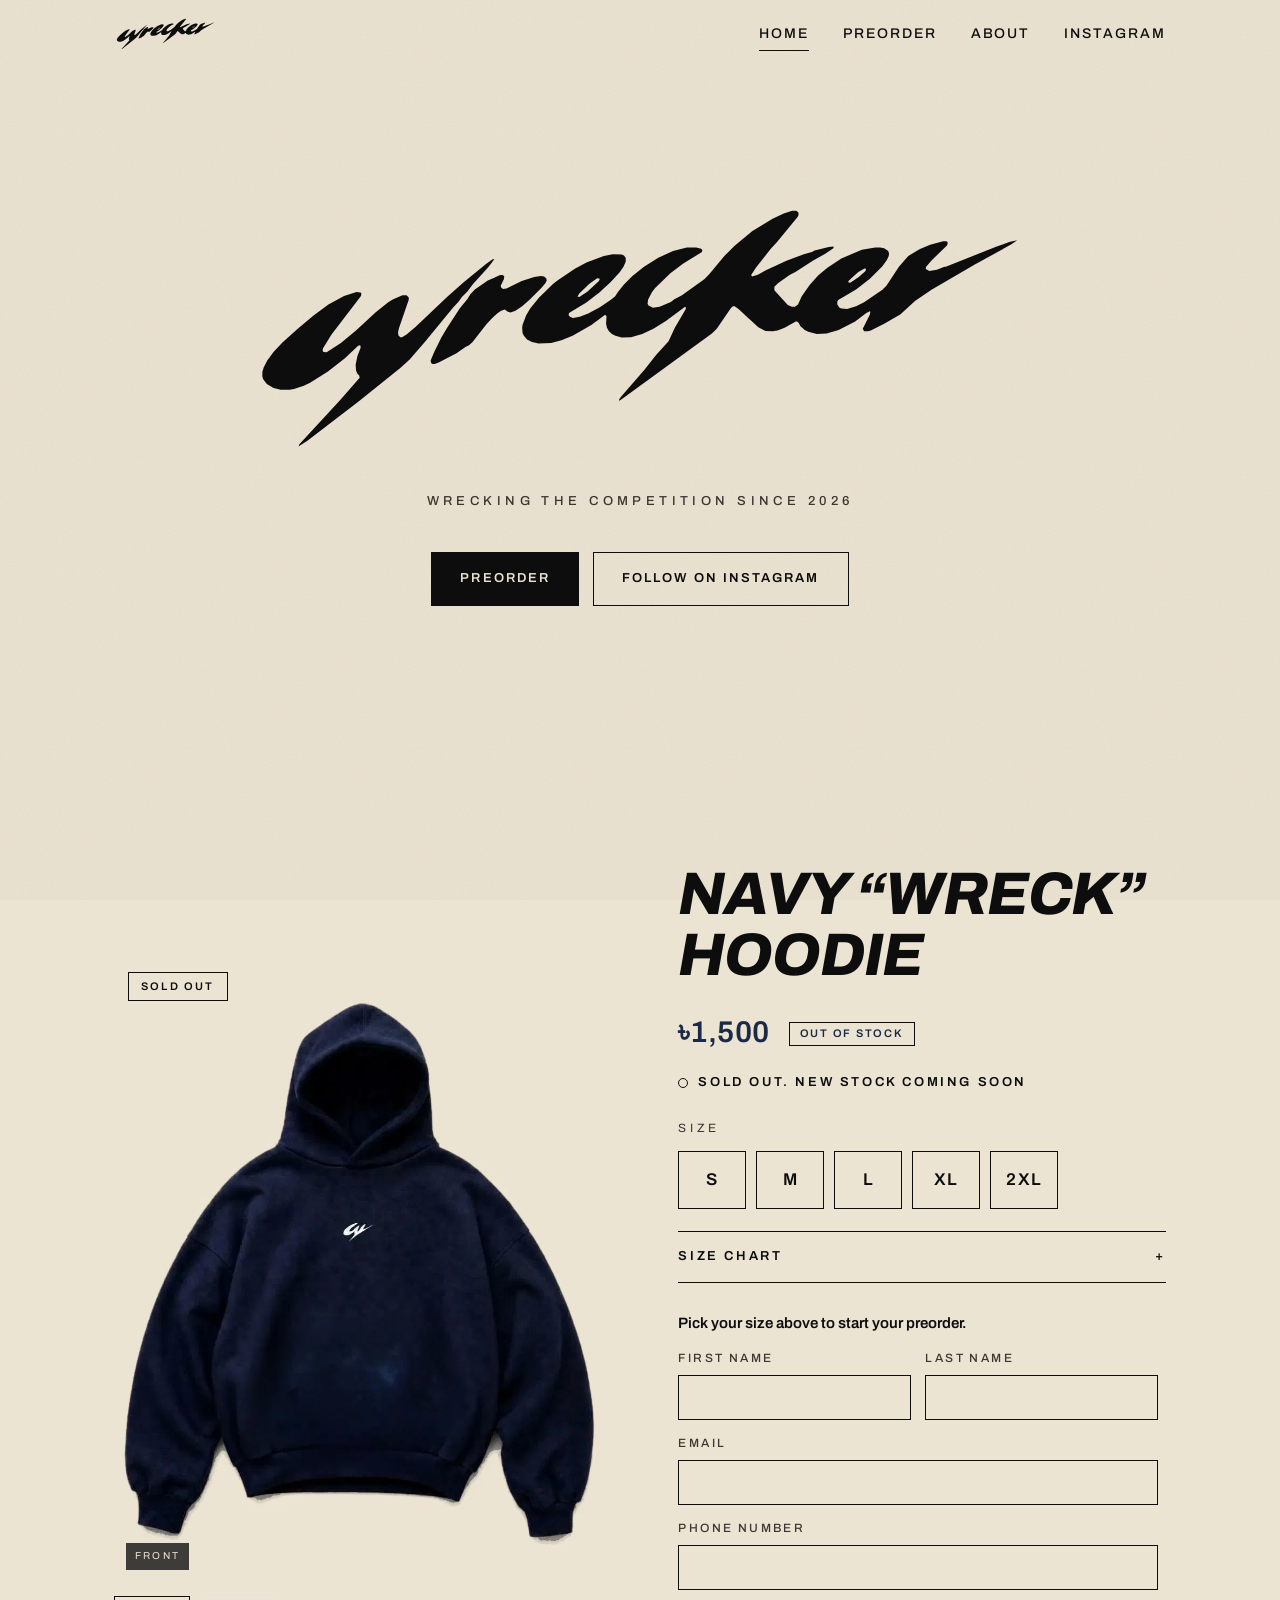
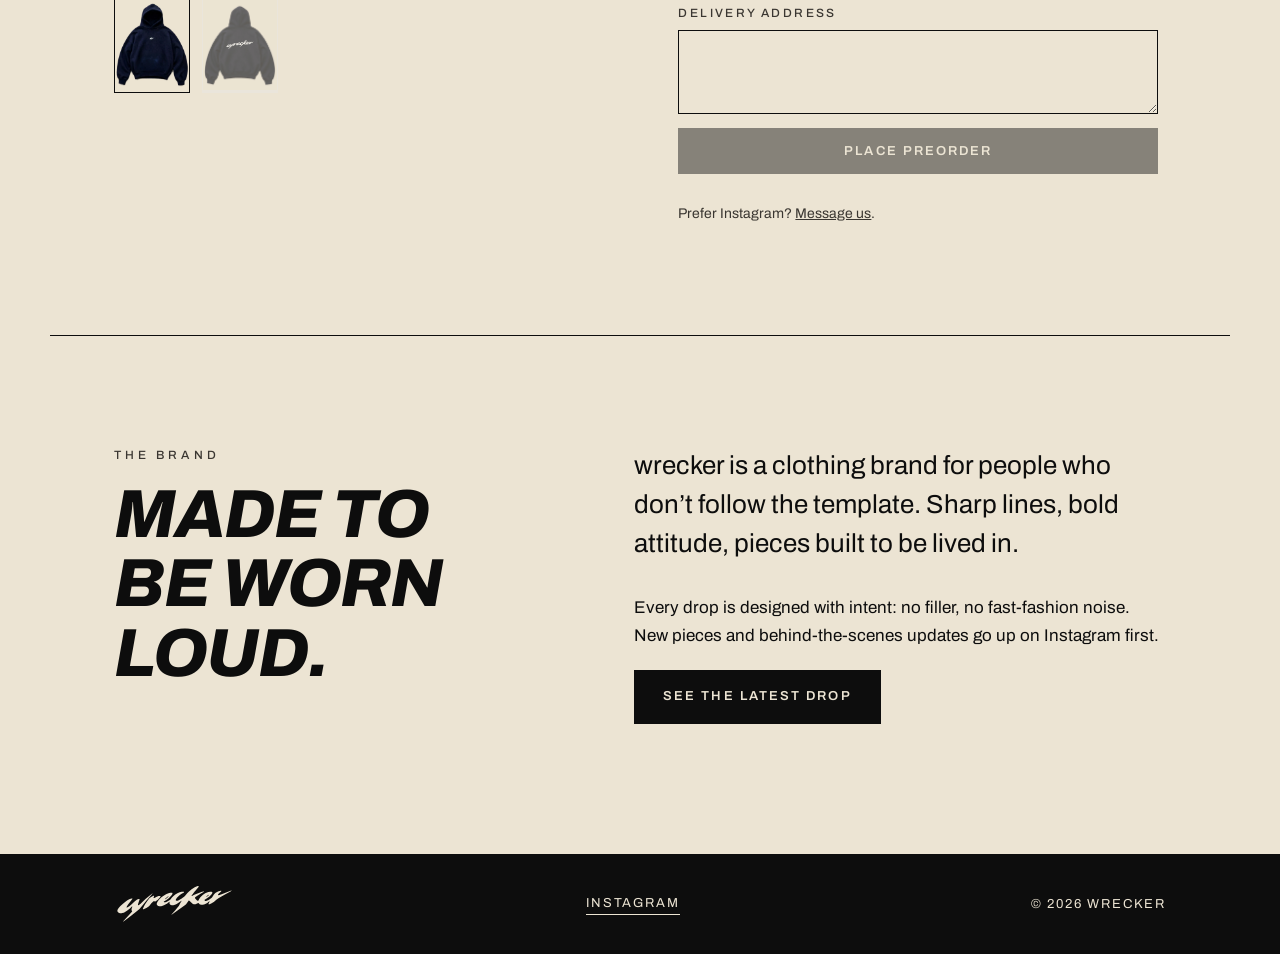
<file: index.html>
<!doctype html>
<html lang="en">
<head>
  <meta charset="utf-8" />
  <meta name="viewport" content="width=device-width, initial-scale=1" />
  <title>wrecker</title>
  <meta name="description" content="wrecker, a clothing brand. Follow us on Instagram." />
  <meta name="theme-color" content="#ece4d3" />
  <link rel="icon" href="wrecker-icon.svg" type="image/svg+xml" />
  <link rel="stylesheet" href="wrecker.css" />
  <script>document.documentElement.classList.add("js");</script>
  <style>
    /* ---- photo fix: show each whole photo, no cropping ---- */
    .po-photo, .po-photo-back { aspect-ratio: auto !important; height: auto !important; overflow: visible !important; }
    .po-photo img { width: 100% !important; height: auto !important; object-fit: contain !important; display: block; }

    /* ---- out of stock label ---- */
    .po-soldout { display: inline-block; margin-left: 12px; padding: 4px 10px; border: 1.5px solid var(--ink); font-size: 11px; font-weight: 600; letter-spacing: 0.16em; text-transform: uppercase; vertical-align: middle; }

    /* ---- order form ---- */
    #order-form { margin-top: 8px; display: grid; gap: 14px; max-width: 480px; }
    #order-form .row { display: grid; grid-template-columns: 1fr 1fr; gap: 14px; }
    #order-form label { display: grid; gap: 6px; font-size: 12px; font-weight: 500; letter-spacing: 0.2em; text-transform: uppercase; color: var(--ink-soft); }
    #order-form input[type="text"], #order-form input[type="email"], #order-form input[type="tel"], #order-form textarea {
      font-family: var(--font-body); font-size: 16px; letter-spacing: normal; text-transform: none; color: var(--ink);
      padding: 13px 14px; border: 1.5px solid var(--ink); border-radius: 0; background: transparent; width: 100%;
    }
    #order-form textarea { min-height: 84px; resize: vertical; }
    #order-form .btn { cursor: pointer; width: 100%; }
    #order-form .btn[disabled] { opacity: 0.45; cursor: not-allowed; }
    #order-form .btn[disabled]:hover { transform: none; background: var(--ink); color: var(--cream); }
    #order-summary { margin: 0; font-size: 15px; font-weight: 600; }
    #order-msg { margin: 0; font-size: 14px; color: var(--ink-soft); }
    #order-msg.err { color: #a11; }
    #order-done { margin-top: 8px; padding: 20px; border: 1.5px solid var(--ink); max-width: 480px; }
    #order-done p { margin: 8px 0 0; }
    /* ---- front / back gallery ---- */
    #po-main { cursor: pointer; }
    .po-thumbs { display: flex; gap: 12px; }
    .po-thumb { width: 76px; padding: 0; border: 1.5px solid transparent; background: #e9e7e2; cursor: pointer; line-height: 0; opacity: 0.6; transition: opacity 0.2s ease, border-color 0.2s ease; }
    .po-thumb img { width: 100%; height: auto; display: block; }
    .po-thumb:hover { opacity: 1; }
    .po-thumb.active { border-color: var(--ink); opacity: 1; }
    .po-thumb:focus-visible { outline: 2px solid var(--ink); outline-offset: 3px; }
    /* ---- size chart table ---- */
    .chart-scroll { overflow-x: auto; }
    .size-table { width: 100%; border-collapse: collapse; font-size: 14px; font-variant-numeric: tabular-nums; }
    .size-table th, .size-table td { padding: 10px 8px; text-align: center; white-space: nowrap; border-bottom: 1px solid rgba(13, 13, 13, 0.18); }
    .size-table thead th { font-size: 11px; font-weight: 600; letter-spacing: 0.14em; text-transform: uppercase; color: var(--ink); }
    .size-table tbody th { text-align: left; font-weight: 600; color: var(--ink); }
    .size-table thead th:first-child { text-align: left; }
    .size-table tbody tr:last-child th, .size-table tbody tr:last-child td { border-bottom: 0; }
    .po-dm { margin: 14px 0 0; font-size: 14px; color: var(--ink-soft); }
    @media (max-width: 480px) { #order-form .row { grid-template-columns: 1fr; } }

    /* ============ SOLD OUT: label on the photo (photos stay full colour) ============ */
    .po-photo { position: relative; }
    .po-badge { display: none; position: absolute; top: 14px; left: 14px; z-index: 2; padding: 7px 12px; background: var(--cream); border: 1.5px solid var(--ink); color: var(--ink); font-size: 11px; font-weight: 600; letter-spacing: 0.2em; text-transform: uppercase; line-height: 1.2; pointer-events: none; }
    .po-gallery.soldout .po-badge { display: block; }
    /* soft fade-in when switching front / back */
    @keyframes photoIn { from { opacity: 0; } to { opacity: 1; } }
    .po-photo img.fade, #po-cap.fade { animation: photoIn 0.35s ease both; }

    /* ============ SUBTLE MOTION ============ */
    /* logo wipes in, tagline tightens in */
    @keyframes wipe { from { clip-path: inset(0 100% 0 0); } to { clip-path: inset(0 0 0 0); } }
    @keyframes taglineIn {
      from { opacity: 0; translate: 0 22px; letter-spacing: 0.52em; }
      to   { opacity: 1; translate: 0 0;    letter-spacing: 0.34em; }
    }
    .hero .wordmark .logo { animation: wipe 1.4s cubic-bezier(0.7, 0, 0.2, 1) 0.1s both; }
    .hero .tagline { animation: taglineIn 1.4s cubic-bezier(0.2, 0.7, 0.2, 1) 0.5s both; }
    .hero > div { will-change: transform, opacity; }

    /* header gets a hairline once you scroll */
    .site-header { transition: box-shadow 0.3s ease; }
    .site-header.scrolled { box-shadow: 0 1px 0 rgba(13, 13, 13, 0.14); }

    /* scroll reveal (only active when JS is running) */
    .js .reveal {
      opacity: 0; translate: 0 26px;
      transition: opacity 0.9s cubic-bezier(0.2, 0.7, 0.2, 1) var(--rd, 0ms), translate 0.9s cubic-bezier(0.2, 0.7, 0.2, 1) var(--rd, 0ms);
    }
    .js .reveal.in { opacity: 1; translate: 0 0; }

    /* buttons, size chart, form fields */
    .btn:active { transform: translateY(0) scale(0.98); }
    @keyframes chartIn { from { opacity: 0; translate: 0 -6px; } to { opacity: 1; translate: 0 0; } }
    .chart[open] .chart-body { animation: chartIn 0.35s cubic-bezier(0.2, 0.7, 0.2, 1); }
    #order-form input, #order-form textarea { transition: background-color 0.25s ease, box-shadow 0.25s ease; }
    #order-form input:focus, #order-form textarea:focus { background: rgba(255, 255, 255, 0.28); box-shadow: 0 0 0 3px rgba(13, 13, 13, 0.1); }

    @media (prefers-reduced-motion: reduce) {
      .js .reveal { opacity: 1 !important; translate: none !important; }
    }
  </style>
</head>
<body>
  <svg width="0" height="0" style="position:absolute" aria-hidden="true" focusable="false"><symbol id="wm" viewBox="0 0 448.00 147.75"><path fill-rule="evenodd" d="M171.50 45.50 L170.25 44.50 L168.50 44.25 L164.75 44.75 L157.75 47.00 L149.25 51.25 L147.25 51.50 L146.25 50.75 L146.00 49.75 L147.75 46.00 L148.00 44.50 L147.25 43.75 L145.75 43.75 L138.75 46.75 L131.50 51.75 L129.00 54.50 L127.25 57.25 L123.00 62.50 L116.00 73.25 L112.75 78.75 L108.75 86.75 L106.75 91.50 L107.00 93.00 L107.75 93.50 L109.00 93.50 L111.25 92.75 L121.25 87.50 L126.25 84.00 L128.25 83.00 L130.25 81.25 L138.00 71.25 L141.00 68.00 L144.00 65.25 L146.25 63.75 L148.25 63.00 L150.00 64.25 L151.50 64.75 L154.25 63.75 L158.00 61.25 L162.00 57.75 L168.75 51.00 L171.00 48.25 L171.75 46.75ZM142.50 34.75 L141.25 35.00 L137.75 37.50 L125.25 47.75 L116.25 55.75 L98.25 72.75 L93.25 77.00 L90.75 78.50 L89.75 78.50 L88.75 77.50 L88.50 75.75 L89.00 73.50 L94.50 57.50 L94.50 56.25 L93.25 55.00 L91.00 55.00 L85.75 57.25 L83.00 59.00 L76.00 64.50 L65.25 74.50 L56.50 81.75 L48.50 87.00 L46.75 86.75 L46.25 86.00 L46.50 84.75 L51.25 77.00 L67.75 55.50 L68.00 54.00 L67.50 53.50 L65.25 53.25 L58.25 55.50 L49.50 60.25 L41.00 66.50 L32.00 74.00 L23.75 81.50 L18.75 86.75 L15.25 91.50 L13.25 95.50 L12.50 98.00 L12.50 100.50 L13.00 102.00 L15.00 104.75 L18.75 107.00 L22.75 108.00 L27.75 108.00 L30.25 107.50 L35.75 105.75 L39.25 104.00 L49.25 97.75 L58.75 90.25 L66.00 83.50 L67.00 83.00 L67.50 83.25 L67.50 84.50 L65.75 89.00 L64.75 94.00 L65.00 97.25 L65.75 99.00 L66.75 100.00 L67.00 101.25 L56.25 113.50 L33.25 138.50 L32.75 139.75 L37.75 136.50 L66.75 114.25 L89.75 95.75 L95.00 91.00 L103.50 81.25 L119.25 62.00 L122.50 58.50 L124.25 56.00 L127.25 53.00 L130.50 48.75 L139.25 39.00ZM435.25 24.25 L430.75 25.25 L423.75 27.75 L395.25 39.00 L394.50 39.00 L390.25 40.75 L386.00 41.50 L384.25 40.50 L384.00 40.00 L384.25 39.00 L387.25 35.50 L395.75 27.25 L396.25 26.50 L396.25 25.25 L395.50 24.75 L393.75 24.75 L386.50 26.75 L380.50 29.25 L374.25 33.00 L369.00 39.00 L362.00 49.75 L359.75 52.00 L349.50 59.00 L345.00 61.25 L340.00 62.75 L336.75 62.50 L335.75 62.00 L334.50 60.25 L334.50 58.50 L335.00 57.75 L345.00 51.75 L352.75 45.75 L359.75 38.75 L362.25 35.25 L363.25 33.25 L363.50 31.75 L363.00 30.25 L360.75 28.75 L358.50 28.25 L355.75 28.25 L348.25 29.50 L336.75 34.50 L328.75 39.75 L323.75 44.00 L319.00 49.25 L314.50 55.75 L312.50 60.25 L310.75 61.50 L309.00 61.50 L306.75 60.50 L299.25 52.25 L299.25 50.25 L301.25 48.25 L307.75 43.75 L311.00 42.00 L321.00 35.50 L327.75 31.75 L332.50 28.50 L332.25 27.75 L329.75 28.00 L321.75 30.00 L320.25 30.75 L315.75 32.00 L306.00 35.75 L294.50 41.00 L290.00 43.50 L286.75 44.50 L286.25 43.75 L289.00 39.50 L297.25 29.00 L300.75 25.25 L312.25 11.25 L312.75 10.25 L312.75 8.75 L311.50 7.75 L309.25 7.75 L304.50 9.25 L298.25 12.25 L286.75 19.25 L277.00 27.25 L271.25 33.00 L262.75 43.25 L260.00 46.00 L247.50 55.00 L243.25 57.25 L241.25 58.75 L235.00 61.50 L231.25 62.00 L228.75 60.75 L228.25 59.75 L228.50 57.50 L230.75 53.25 L232.50 51.00 L241.00 42.75 L248.25 37.25 L258.50 31.00 L259.00 30.00 L258.25 29.00 L255.50 28.25 L250.25 28.25 L242.50 30.25 L234.25 34.00 L226.25 39.00 L219.75 44.25 L215.00 49.00 L211.75 53.00 L210.00 55.75 L207.50 57.75 L201.50 61.75 L195.00 65.25 L190.25 67.00 L186.50 67.75 L185.00 67.25 L184.00 66.25 L184.25 65.00 L193.75 59.25 L201.25 53.50 L207.75 47.50 L212.75 42.00 L214.75 39.00 L216.00 36.25 L216.00 34.00 L215.00 32.75 L213.75 32.25 L208.75 32.00 L203.75 33.00 L194.00 36.75 L187.50 40.25 L177.75 46.75 L175.25 48.75 L167.50 56.25 L162.50 62.50 L160.25 66.25 L158.25 71.50 L158.00 73.25 L158.25 76.25 L159.00 77.75 L160.75 79.75 L163.50 81.25 L167.25 82.00 L174.25 81.75 L180.00 80.25 L186.25 77.75 L196.75 71.75 L204.50 66.00 L205.25 66.75 L205.00 71.00 L205.50 73.25 L206.50 75.00 L208.25 76.75 L210.25 77.75 L213.75 78.75 L219.00 78.50 L225.25 76.75 L231.50 73.75 L238.50 69.50 L249.25 61.50 L249.75 62.00 L249.50 63.00 L243.50 73.25 L240.00 80.75 L233.00 88.50 L226.50 96.75 L213.25 112.00 L212.25 113.50 L212.25 114.00 L212.75 114.00 L264.25 76.50 L267.00 73.75 L274.75 62.50 L276.00 61.25 L277.00 61.25 L279.50 63.00 L290.25 73.00 L294.25 75.00 L298.25 75.25 L301.00 74.75 L305.00 73.25 L311.25 69.75 L312.00 69.75 L313.00 70.75 L313.75 72.25 L316.25 74.50 L318.25 75.50 L323.00 76.75 L328.50 76.50 L335.25 74.50 L344.50 69.75 L350.75 65.00 L352.75 64.00 L353.00 64.25 L352.75 65.75 L348.75 73.75 L349.50 75.25 L351.50 75.25 L353.25 74.75 L360.75 71.00 L369.75 65.75 L378.00 58.25 L387.25 52.00 L411.50 37.75 L432.00 26.50ZM201.50 45.75 L201.00 47.00 L194.50 53.00 L190.00 56.00 L189.00 55.75 L190.00 54.00 L195.50 48.75 L200.00 45.50ZM350.50 40.25 L350.50 41.00 L350.00 41.75 L346.50 44.75 L341.75 48.00 L340.50 47.75 L341.00 46.75 L346.25 42.00 L349.75 40.00Z"/></symbol></svg>

  <header class="site-header">
    <div class="inner">
      <a class="brand" href="/" aria-label="wrecker, home"><svg class="logo" viewBox="0 0 448.00 147.75" aria-hidden="true" focusable="false"><use href="#wm"/></svg></a>
      <nav class="nav" aria-label="Main">
        <a class="nav-home" href="/" aria-current="page">Home</a>
        <a href="#preorder">Preorder</a>
        <a href="/our-story">About</a>
        <a href="https://www.instagram.com/wrecker.co/" target="_blank" rel="noopener">Instagram</a>
      </nav>
    </div>
  </header>

  <main>
    <section class="hero">
      <div>
        <h1 class="wordmark"><span class="visually-hidden" style="position:absolute;width:1px;height:1px;overflow:hidden;clip:rect(0 0 0 0)">wrecker</span><svg class="logo" viewBox="0 0 448.00 147.75" aria-hidden="true" focusable="false" style="margin:0 auto"><use href="#wm"/></svg></h1>
        <p class="tagline">Wrecking The Competition Since 2026</p>
        <div class="actions">
          <a class="btn" href="#preorder">Preorder</a>
          <a class="btn ghost" href="https://www.instagram.com/wrecker.co/" target="_blank" rel="noopener">Follow on Instagram</a>
        </div>
      </div>
    </section>

    <section class="section" id="preorder">
      <div class="po-grid">
        <div class="po-gallery soldout" aria-label="Navy Wreck hoodie photos">
          <figure class="po-photo" id="po-main">
            <span class="po-badge">Sold out</span>
            <img id="po-img" src="hoodie-front.png" alt="Front view of the navy Wreck hoodie" loading="eager">
            <figcaption id="po-cap">FRONT</figcaption>
          </figure>
          <div class="po-thumbs">
            <button type="button" class="po-thumb active" data-view="front" aria-label="Show front" aria-pressed="true"><img src="hoodie-front.png" alt=""></button>
            <button type="button" class="po-thumb" data-view="back" aria-label="Show back" aria-pressed="false"><img src="hoodie-back.png" alt=""></button>
          </div>
        </div>
        <div class="po-info">
          <p class="eyebrow">Preorder</p>
          <h2>Navy &ldquo;Wreck&rdquo; Hoodie</h2>
          <p class="po-price">৳1,500 <span class="po-soldout">Out of stock</span></p>
          <p class="po-status" id="po-status"><span class="po-dot" aria-hidden="true"></span><span>Sold out. New stock coming soon</span></p>

          <fieldset class="sizes">
            <legend>Size</legend>
            <div class="size-row">
              <input type="radio" name="size" id="size-s" value="S"><label for="size-s">S</label>
              <input type="radio" name="size" id="size-m" value="M"><label for="size-m">M</label>
              <input type="radio" name="size" id="size-l" value="L"><label for="size-l">L</label>
              <input type="radio" name="size" id="size-xl" value="XL"><label for="size-xl">XL</label>
              <input type="radio" name="size" id="size-2xl" value="2XL"><label for="size-2xl">2XL</label>
            </div>
          </fieldset>

          <details class="chart">
            <summary>Size chart</summary>
            <div class="chart-body chart-scroll">
              <table class="size-table">
                <thead>
                  <tr><th scope="col">Measurement (in)</th><th scope="col">S</th><th scope="col">M</th><th scope="col">L</th><th scope="col">XL</th><th scope="col">2XL</th></tr>
                </thead>
                <tbody>
                  <tr><th scope="row">Length</th><td>25.59</td><td>26.38</td><td>27.17</td><td>27.95</td><td>28.74</td></tr>
                  <tr><th scope="row">1/2 Chest</th><td>16.93</td><td>17.72</td><td>18.50</td><td>19.29</td><td>20.08</td></tr>
                  <tr><th scope="row">1/2 Waist</th><td>15.75</td><td>16.54</td><td>17.32</td><td>18.11</td><td>18.90</td></tr>
                  <tr><th scope="row">Sleeve Length</th><td>7.48</td><td>7.87</td><td>8.27</td><td>8.66</td><td>9.06</td></tr>
                </tbody>
              </table>
            </div>
          </details>

          <form id="order-form">
            <p id="order-summary">Pick your size above to start your preorder.</p>
            <div class="row">
              <label>First name<input type="text" name="first_name" required autocomplete="given-name"></label>
              <label>Last name<input type="text" name="last_name" required autocomplete="family-name"></label>
            </div>
            <label>Email<input type="email" name="email" required autocomplete="email"></label>
            <label>Phone number<input type="tel" name="phone" required autocomplete="tel"></label>
            <label>Delivery address<textarea name="address" required autocomplete="street-address"></textarea></label>
            <input type="checkbox" name="botcheck" tabindex="-1" autocomplete="off" style="display:none">
            <button type="submit" class="btn" id="order-submit" disabled>Place preorder</button>
            <p id="order-msg" role="status"></p>
          </form>
          <p class="po-dm">Prefer Instagram? <a href="https://ig.me/m/wrecker.co" target="_blank" rel="noopener">Message us</a>.</p>
        </div>
      </div>
    </section>

    <section class="section">
      <div class="two-col">
        <div>
          <p class="eyebrow">The brand</p>
          <h2>Made to be worn loud.</h2>
        </div>
        <div>
          <!-- TODO: replace with the real brand description -->
          <p class="lead">wrecker is a clothing brand for people who don’t follow the template. Sharp lines, bold attitude, pieces built to be lived in.</p>
          <p>Every drop is designed with intent: no filler, no fast-fashion noise. New pieces and behind-the-scenes updates go up on Instagram first.</p>
          <p><a class="btn" href="https://www.instagram.com/wrecker.co/" target="_blank" rel="noopener">See the latest drop</a></p>
        </div>
      </div>
    </section>
  </main>

  <footer class="site-footer">
    <div class="inner">
      <a class="brand" href="/" aria-label="wrecker, home"><svg class="logo" viewBox="0 0 448.00 147.75" aria-hidden="true" focusable="false"><use href="#wm"/></svg></a>
      <a href="https://www.instagram.com/wrecker.co/" target="_blank" rel="noopener">Instagram</a>
      <span>&copy; <span id="year">2026</span> wrecker</span>
    </div>
  </footer>

  <script>
    document.getElementById("year").textContent = new Date().getFullYear();

    /* ---- subtle motion: scroll reveal, header hairline, hero drift ---- */
    (function () {
      try {
        var reduce = window.matchMedia && window.matchMedia("(prefers-reduced-motion: reduce)").matches;
        var header = document.querySelector(".site-header");
        var hero = document.querySelector(".hero > div");

        var groups = [
          { sel: ".po-gallery", step: 0, base: 0 },
          { sel: ".po-info > *", step: 70, base: 80 },
          { sel: ".two-col > *", step: 130, base: 0 }
        ];
        var els = [];
        groups.forEach(function (g) {
          Array.prototype.forEach.call(document.querySelectorAll(g.sel), function (el, i) {
            el.classList.add("reveal");
            el.style.setProperty("--rd", Math.min(g.base + i * g.step, 360) + "ms");
            els.push(el);
          });
        });

        if (reduce || !("IntersectionObserver" in window)) {
          els.forEach(function (el) { el.classList.add("in"); });
        } else {
          var io = new IntersectionObserver(function (entries) {
            entries.forEach(function (en) {
              if (en.isIntersecting) { en.target.classList.add("in"); io.unobserve(en.target); }
            });
          }, { threshold: 0.12, rootMargin: "0px 0px -6% 0px" });
          els.forEach(function (el) { io.observe(el); });
        }

        var ticking = false;
        function update() {
          ticking = false;
          var y = window.pageYOffset || 0;
          if (header) header.classList.toggle("scrolled", y > 8);
          if (hero && !reduce && y < window.innerHeight * 1.2) {
            hero.style.transform = "translate3d(0," + (y * 0.12).toFixed(1) + "px,0)";
            hero.style.opacity = Math.max(0, 1 - y / (window.innerHeight * 0.85)).toFixed(3);
          }
        }
        window.addEventListener("scroll", function () {
          if (!ticking) { ticking = true; requestAnimationFrame(update); }
        }, { passive: true });
        update();
      } catch (e) {
        document.documentElement.classList.remove("js");
      }
    })();

    /* ---- front / back photo switcher ---- */
    (function () {
      var img = document.getElementById("po-img");
      var cap = document.getElementById("po-cap");
      var main = document.getElementById("po-main");
      var thumbs = document.querySelectorAll(".po-thumb");
      var view = "front";
      var photos = {
        front: { src: "hoodie-front.png", alt: "Front view of the navy Wreck hoodie", cap: "FRONT" },
        back: { src: "hoodie-back.png", alt: "Back view of the navy Wreck hoodie", cap: "BACK" }
      };
      new Image().src = photos.back.src; // preload so the switch is instant
      function show(v) {
        view = v;
        Array.prototype.forEach.call(thumbs, function (t) {
          var on = t.getAttribute("data-view") === v;
          t.classList.toggle("active", on);
          t.setAttribute("aria-pressed", on ? "true" : "false");
        });
        img.src = photos[v].src;
        img.alt = photos[v].alt;
        cap.textContent = photos[v].cap;
        img.classList.remove("fade");
        cap.classList.remove("fade");
        void img.offsetWidth; // restart the soft fade-in
        img.classList.add("fade");
        cap.classList.add("fade");
      }
      Array.prototype.forEach.call(thumbs, function (t) {
        t.addEventListener("click", function () { show(t.getAttribute("data-view")); });
      });
      main.addEventListener("click", function () { show(view === "front" ? "back" : "front"); });
    })();

    /* ---- preorder (currently SOLD OUT) ---- */
    (function () {
      var ACCESS_KEY = "5a62ca45-7e0e-4b4b-ae82-9c03e3412729"; // EDIT: your Web3Forms access key

      var form = document.getElementById("order-form");
      var submit = document.getElementById("order-submit");
      var summary = document.getElementById("order-summary");
      var msg = document.getElementById("order-msg");
      var status = document.getElementById("po-status");
      var statusText = status.querySelector("span:last-child");
      var gallery = document.querySelector(".po-gallery");
      var size = "";
      var sending = false;

      // SOLD OUT: when new stock arrives, change this to true
      // (the "Sold out" label on the photo switches off automatically)
      function isOpen() { return false; }

      function render() {
        var open = isOpen();
        status.classList.toggle("open", open);
        if (gallery) gallery.classList.toggle("soldout", !open);
        statusText.textContent = open ? "Preorders are open" : "Sold out. New stock coming soon";
        summary.textContent = size
          ? "Navy \u201CWreck\u201D Hoodie, size " + size + ", \u09F31,500"
          : "Pick your size above to start your preorder.";
        submit.disabled = sending || !(open && size);
      }

      Array.prototype.forEach.call(document.querySelectorAll('input[name="size"]'), function (r) {
        r.addEventListener("change", function () { size = r.value; render(); });
        if (r.checked) size = r.value;
      });

      form.addEventListener("submit", function (e) {
        e.preventDefault();
        if (!size || !isOpen()) return;
        var f = new FormData(form);
        var data = {
          access_key: ACCESS_KEY,
          subject: "New preorder: Navy WRECK Hoodie, size " + size,
          from_name: "wrecker website",
          product: "Navy WRECK Hoodie",
          size: size,
          price: "BDT 1,500",
          first_name: f.get("first_name"),
          last_name: f.get("last_name"),
          email: f.get("email"),
          phone: f.get("phone"),
          address: f.get("address"),
          botcheck: f.get("botcheck") ? "yes" : ""
        };
        sending = true;
        submit.disabled = true;
        submit.textContent = "Sending...";
        msg.className = "";
        msg.textContent = "";
        fetch("https://api.web3forms.com/submit", {
          method: "POST",
          headers: { "Content-Type": "application/json", "Accept": "application/json" },
          body: JSON.stringify(data)
        })
          .then(function (r) { return r.json(); })
          .then(function (j) {
            if (!j.success) throw new Error(j.message || "failed");
            var done = document.createElement("div");
            done.id = "order-done";
            done.innerHTML = "<strong>Your preorder is in.</strong><p>Thank you! We have your order for size " + size + " and will contact you to confirm. Questions? Message us on <a href=\"https://www.instagram.com/wrecker.co/\" target=\"_blank\" rel=\"noopener\">Instagram</a>.</p>";
            form.parentNode.replaceChild(done, form);
          })
          .catch(function (err) {
            try { console.error("Order failed:", err); } catch (x) {}
            sending = false;
            submit.textContent = "Place preorder";
            render();
            msg.className = "err";
            msg.innerHTML = "Something went wrong, so your order was not sent (" + String(err && err.message || "network error").replace(/</g, "") + "). Please try again, or message us on <a href=\"https://ig.me/m/wrecker.co\" target=\"_blank\" rel=\"noopener\">Instagram</a>.";
          });
      });

      render();
    })();
  </script>
</body>
</html>
</file>
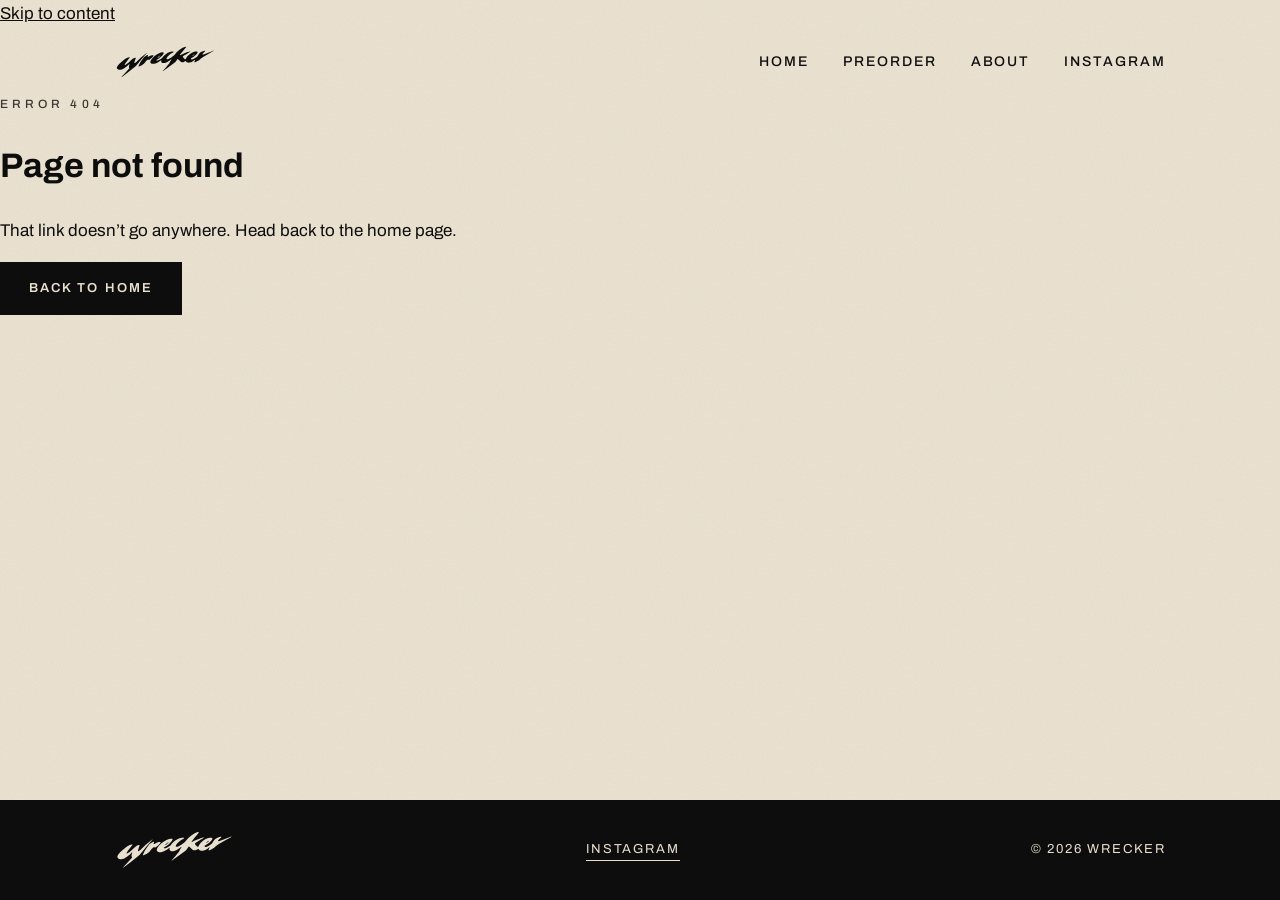
<file: 404 (1).html>
<!doctype html>
<html lang="en">
<head>
  <meta charset="utf-8">
  <meta name="viewport" content="width=device-width, initial-scale=1">
  <title>Page not found | wrecker</title>
  <meta name="description" content="This page does not exist.">
  <meta name="theme-color" content="#ece4d3">
  <meta property="og:site_name" content="wrecker">
  <meta property="og:type" content="website">
  <meta property="og:title" content="Page not found | wrecker">
  <meta property="og:description" content="This page does not exist.">
  <meta name="twitter:card" content="summary">
  <meta name="robots" content="noindex">
  <link rel="icon" href="data:image/svg+xml,%3Csvg xmlns=%22http://www.w3.org/2000/svg%22 viewBox=%220 0 64 64%22%3E%3Crect width=%2264%22 height=%2264%22 rx=%2212%22 fill=%22%23ece4d3%22/%3E%3Cg transform=%22translate(10 16.37) scale(0.19448)%22%3E%3Cpath fill=%22%230d0d0d%22 fill-rule=%22evenodd%22 d=%22M204.25 39.00 L202.75 39.25 L185.75 48.00 L160.50 60.00 L150.75 63.75 L147.50 64.50 L144.75 64.50 L144.00 64.25 L143.00 63.25 L143.25 61.25 L153.50 49.50 L157.50 44.00 L159.75 39.50 L159.50 37.00 L157.25 35.75 L154.50 35.75 L149.50 37.00 L147.00 38.25 L143.50 40.75 L137.75 46.50 L130.25 56.75 L127.75 61.00 L120.25 71.75 L115.50 76.25 L114.25 77.00 L112.00 77.50 L110.75 77.00 L109.75 76.00 L109.50 75.25 L109.50 72.75 L110.50 68.25 L114.75 57.50 L117.50 52.00 L122.00 44.50 L122.00 43.50 L121.00 42.75 L118.75 43.00 L113.50 45.25 L108.75 48.25 L101.75 54.00 L91.50 63.25 L84.00 69.25 L78.50 73.00 L69.00 78.00 L65.50 79.00 L60.25 78.75 L58.25 77.00 L57.75 76.00 L57.75 74.00 L59.25 70.75 L60.75 68.50 L65.00 63.50 L72.75 55.75 L82.75 47.00 L92.25 39.75 L101.25 33.75 L110.75 28.25 L111.25 27.75 L111.25 26.75 L110.00 26.00 L106.25 26.00 L106.00 26.25 L101.00 26.50 L93.25 28.25 L88.50 30.00 L87.75 30.00 L82.25 32.25 L66.50 40.00 L52.00 49.00 L41.25 57.25 L31.75 66.25 L26.00 73.50 L22.75 80.00 L21.75 84.00 L21.75 88.75 L24.00 94.25 L27.00 97.25 L30.50 99.25 L37.75 101.00 L45.25 101.00 L49.00 100.50 L59.25 97.50 L68.25 93.00 L78.25 86.50 L79.50 85.25 L84.75 81.50 L90.75 76.00 L91.75 76.25 L91.75 77.50 L90.00 83.25 L89.75 88.25 L90.75 91.75 L93.50 95.00 L93.50 95.50 L78.75 111.75 L62.25 130.75 L59.75 134.50 L60.25 134.50 L75.00 122.50 L85.75 114.75 L88.00 112.75 L105.50 100.75 L107.50 99.75 L116.25 93.75 L125.50 88.25 L133.75 82.75 L142.75 77.50 L143.50 76.75 L154.50 70.50 L160.25 66.75 L164.50 64.50 L178.50 55.75 L186.00 51.50 L188.25 49.75 L200.50 42.25Z%22/%3E%3C/g%3E%3C/svg%3E">
  <link rel="preconnect" href="https://fonts.googleapis.com">
  <link rel="preconnect" href="https://fonts.gstatic.com" crossorigin>
  <link rel="stylesheet" href="https://fonts.googleapis.com/css2?family=Archivo:ital,wght@0,400;0,500;0,600;1,800&display=swap">
  <link rel="stylesheet" href="/wrecker.css">
</head>
<body>
<svg width="0" height="0" style="position:absolute" aria-hidden="true" focusable="false"><symbol id="wm" viewBox="0 0 448.00 147.75"><path fill-rule="evenodd" d="M171.50 45.50 L170.25 44.50 L168.50 44.25 L164.75 44.75 L157.75 47.00 L149.25 51.25 L147.25 51.50 L146.25 50.75 L146.00 49.75 L147.75 46.00 L148.00 44.50 L147.25 43.75 L145.75 43.75 L138.75 46.75 L131.50 51.75 L129.00 54.50 L127.25 57.25 L123.00 62.50 L116.00 73.25 L112.75 78.75 L108.75 86.75 L106.75 91.50 L107.00 93.00 L107.75 93.50 L109.00 93.50 L111.25 92.75 L121.25 87.50 L126.25 84.00 L128.25 83.00 L130.25 81.25 L138.00 71.25 L141.00 68.00 L144.00 65.25 L146.25 63.75 L148.25 63.00 L150.00 64.25 L151.50 64.75 L154.25 63.75 L158.00 61.25 L162.00 57.75 L168.75 51.00 L171.00 48.25 L171.75 46.75ZM142.50 34.75 L141.25 35.00 L137.75 37.50 L125.25 47.75 L116.25 55.75 L98.25 72.75 L93.25 77.00 L90.75 78.50 L89.75 78.50 L88.75 77.50 L88.50 75.75 L89.00 73.50 L94.50 57.50 L94.50 56.25 L93.25 55.00 L91.00 55.00 L85.75 57.25 L83.00 59.00 L76.00 64.50 L65.25 74.50 L56.50 81.75 L48.50 87.00 L46.75 86.75 L46.25 86.00 L46.50 84.75 L51.25 77.00 L67.75 55.50 L68.00 54.00 L67.50 53.50 L65.25 53.25 L58.25 55.50 L49.50 60.25 L41.00 66.50 L32.00 74.00 L23.75 81.50 L18.75 86.75 L15.25 91.50 L13.25 95.50 L12.50 98.00 L12.50 100.50 L13.00 102.00 L15.00 104.75 L18.75 107.00 L22.75 108.00 L27.75 108.00 L30.25 107.50 L35.75 105.75 L39.25 104.00 L49.25 97.75 L58.75 90.25 L66.00 83.50 L67.00 83.00 L67.50 83.25 L67.50 84.50 L65.75 89.00 L64.75 94.00 L65.00 97.25 L65.75 99.00 L66.75 100.00 L67.00 101.25 L56.25 113.50 L33.25 138.50 L32.75 139.75 L37.75 136.50 L66.75 114.25 L89.75 95.75 L95.00 91.00 L103.50 81.25 L119.25 62.00 L122.50 58.50 L124.25 56.00 L127.25 53.00 L130.50 48.75 L139.25 39.00ZM435.25 24.25 L430.75 25.25 L423.75 27.75 L395.25 39.00 L394.50 39.00 L390.25 40.75 L386.00 41.50 L384.25 40.50 L384.00 40.00 L384.25 39.00 L387.25 35.50 L395.75 27.25 L396.25 26.50 L396.25 25.25 L395.50 24.75 L393.75 24.75 L386.50 26.75 L380.50 29.25 L374.25 33.00 L369.00 39.00 L362.00 49.75 L359.75 52.00 L349.50 59.00 L345.00 61.25 L340.00 62.75 L336.75 62.50 L335.75 62.00 L334.50 60.25 L334.50 58.50 L335.00 57.75 L345.00 51.75 L352.75 45.75 L359.75 38.75 L362.25 35.25 L363.25 33.25 L363.50 31.75 L363.00 30.25 L360.75 28.75 L358.50 28.25 L355.75 28.25 L348.25 29.50 L336.75 34.50 L328.75 39.75 L323.75 44.00 L319.00 49.25 L314.50 55.75 L312.50 60.25 L310.75 61.50 L309.00 61.50 L306.75 60.50 L299.25 52.25 L299.25 50.25 L301.25 48.25 L307.75 43.75 L311.00 42.00 L321.00 35.50 L327.75 31.75 L332.50 28.50 L332.25 27.75 L329.75 28.00 L321.75 30.00 L320.25 30.75 L315.75 32.00 L306.00 35.75 L294.50 41.00 L290.00 43.50 L286.75 44.50 L286.25 43.75 L289.00 39.50 L297.25 29.00 L300.75 25.25 L312.25 11.25 L312.75 10.25 L312.75 8.75 L311.50 7.75 L309.25 7.75 L304.50 9.25 L298.25 12.25 L286.75 19.25 L277.00 27.25 L271.25 33.00 L262.75 43.25 L260.00 46.00 L247.50 55.00 L243.25 57.25 L241.25 58.75 L235.00 61.50 L231.25 62.00 L228.75 60.75 L228.25 59.75 L228.50 57.50 L230.75 53.25 L232.50 51.00 L241.00 42.75 L248.25 37.25 L258.50 31.00 L259.00 30.00 L258.25 29.00 L255.50 28.25 L250.25 28.25 L242.50 30.25 L234.25 34.00 L226.25 39.00 L219.75 44.25 L215.00 49.00 L211.75 53.00 L210.00 55.75 L207.50 57.75 L201.50 61.75 L195.00 65.25 L190.25 67.00 L186.50 67.75 L185.00 67.25 L184.00 66.25 L184.25 65.00 L193.75 59.25 L201.25 53.50 L207.75 47.50 L212.75 42.00 L214.75 39.00 L216.00 36.25 L216.00 34.00 L215.00 32.75 L213.75 32.25 L208.75 32.00 L203.75 33.00 L194.00 36.75 L187.50 40.25 L177.75 46.75 L175.25 48.75 L167.50 56.25 L162.50 62.50 L160.25 66.25 L158.25 71.50 L158.00 73.25 L158.25 76.25 L159.00 77.75 L160.75 79.75 L163.50 81.25 L167.25 82.00 L174.25 81.75 L180.00 80.25 L186.25 77.75 L196.75 71.75 L204.50 66.00 L205.25 66.75 L205.00 71.00 L205.50 73.25 L206.50 75.00 L208.25 76.75 L210.25 77.75 L213.75 78.75 L219.00 78.50 L225.25 76.75 L231.50 73.75 L238.50 69.50 L249.25 61.50 L249.75 62.00 L249.50 63.00 L243.50 73.25 L240.00 80.75 L233.00 88.50 L226.50 96.75 L213.25 112.00 L212.25 113.50 L212.25 114.00 L212.75 114.00 L264.25 76.50 L267.00 73.75 L274.75 62.50 L276.00 61.25 L277.00 61.25 L279.50 63.00 L290.25 73.00 L294.25 75.00 L298.25 75.25 L301.00 74.75 L305.00 73.25 L311.25 69.75 L312.00 69.75 L313.00 70.75 L313.75 72.25 L316.25 74.50 L318.25 75.50 L323.00 76.75 L328.50 76.50 L335.25 74.50 L344.50 69.75 L350.75 65.00 L352.75 64.00 L353.00 64.25 L352.75 65.75 L348.75 73.75 L349.50 75.25 L351.50 75.25 L353.25 74.75 L360.75 71.00 L369.75 65.75 L378.00 58.25 L387.25 52.00 L411.50 37.75 L432.00 26.50ZM201.50 45.75 L201.00 47.00 L194.50 53.00 L190.00 56.00 L189.00 55.75 L190.00 54.00 L195.50 48.75 L200.00 45.50ZM350.50 40.25 L350.50 41.00 L350.00 41.75 L346.50 44.75 L341.75 48.00 L340.50 47.75 L341.00 46.75 L346.25 42.00 L349.75 40.00Z"/></symbol></svg>

  <a class="skip" href="#main">Skip to content</a>
  <header class="site-header">
    <div class="inner">
      <a class="brand" href="/" aria-label="wrecker, home"><svg class="logo" viewBox="0 0 448.00 147.75" aria-hidden="true" focusable="false"><use href="#wm"/></svg></a>
      <nav class="nav" aria-label="Main">
        <a class="nav-home" href="/">Home</a>
        <a href="/#preorder">Preorder</a>
        <a href="/our-story">About</a>
        <a href="https://www.instagram.com/wrecker.co/" target="_blank" rel="noopener">Instagram</a>
      </nav>
    </div>
  </header>

  <main id="main" class="notfound">
    <div>
      <p class="eyebrow">Error 404</p>
      <h1>Page not found</h1>
      <p>That link doesn&rsquo;t go anywhere. Head back to the home page.</p>
      <a class="btn" href="/">Back to home</a>
    </div>
  </main>

  <footer class="site-footer">
    <div class="inner">
      <a class="brand" href="/" aria-label="wrecker, home"><svg class="logo" viewBox="0 0 448.00 147.75" aria-hidden="true" focusable="false"><use href="#wm"/></svg></a>
      <a href="https://www.instagram.com/wrecker.co/" target="_blank" rel="noopener">Instagram</a>
      <span>&copy; <span id="year">2026</span> wrecker</span>
    </div>
  </footer>

  <script>
    document.getElementById("year").textContent = new Date().getFullYear();
  </script>
</body>
</html>
</file>
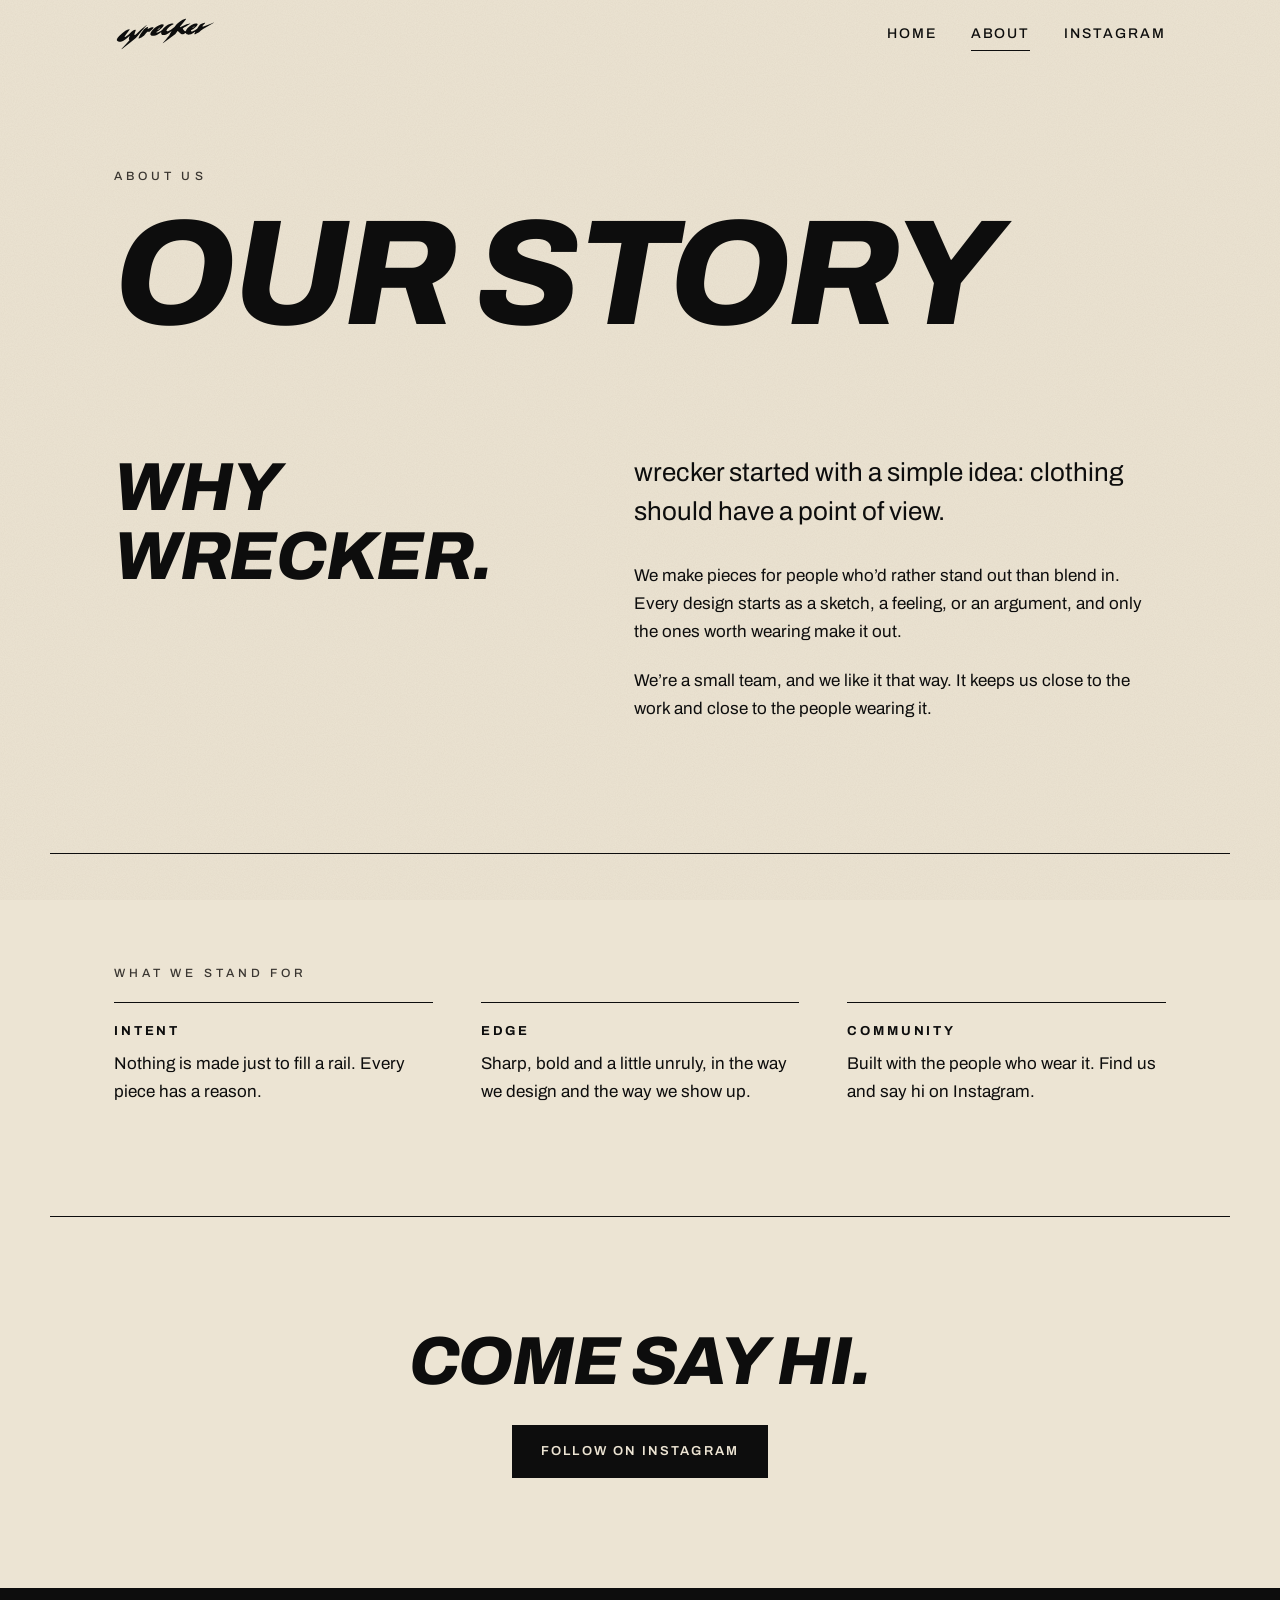
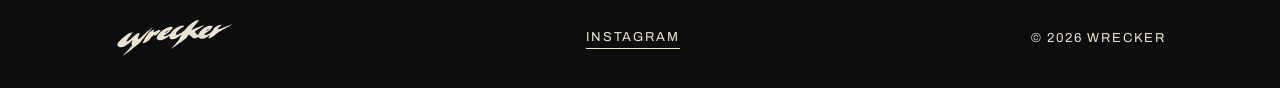
<file: about (1).html>
<!doctype html>
<html lang="en">
<head>
  <meta charset="utf-8" />
  <meta name="viewport" content="width=device-width, initial-scale=1" />
  <title>About — wrecker</title>
  <meta name="description" content="The story behind wrecker." />
  <meta name="theme-color" content="#ece4d3" />
  <link rel="icon" href="favicon.svg" type="image/svg+xml" />
  <link rel="stylesheet" href="styles.css" />
</head>
<body>
  <svg width="0" height="0" style="position:absolute" aria-hidden="true" focusable="false"><symbol id="wm" viewBox="0 0 448.00 147.75"><path fill-rule="evenodd" d="M171.50 45.50 L170.25 44.50 L168.50 44.25 L164.75 44.75 L157.75 47.00 L149.25 51.25 L147.25 51.50 L146.25 50.75 L146.00 49.75 L147.75 46.00 L148.00 44.50 L147.25 43.75 L145.75 43.75 L138.75 46.75 L131.50 51.75 L129.00 54.50 L127.25 57.25 L123.00 62.50 L116.00 73.25 L112.75 78.75 L108.75 86.75 L106.75 91.50 L107.00 93.00 L107.75 93.50 L109.00 93.50 L111.25 92.75 L121.25 87.50 L126.25 84.00 L128.25 83.00 L130.25 81.25 L138.00 71.25 L141.00 68.00 L144.00 65.25 L146.25 63.75 L148.25 63.00 L150.00 64.25 L151.50 64.75 L154.25 63.75 L158.00 61.25 L162.00 57.75 L168.75 51.00 L171.00 48.25 L171.75 46.75ZM142.50 34.75 L141.25 35.00 L137.75 37.50 L125.25 47.75 L116.25 55.75 L98.25 72.75 L93.25 77.00 L90.75 78.50 L89.75 78.50 L88.75 77.50 L88.50 75.75 L89.00 73.50 L94.50 57.50 L94.50 56.25 L93.25 55.00 L91.00 55.00 L85.75 57.25 L83.00 59.00 L76.00 64.50 L65.25 74.50 L56.50 81.75 L48.50 87.00 L46.75 86.75 L46.25 86.00 L46.50 84.75 L51.25 77.00 L67.75 55.50 L68.00 54.00 L67.50 53.50 L65.25 53.25 L58.25 55.50 L49.50 60.25 L41.00 66.50 L32.00 74.00 L23.75 81.50 L18.75 86.75 L15.25 91.50 L13.25 95.50 L12.50 98.00 L12.50 100.50 L13.00 102.00 L15.00 104.75 L18.75 107.00 L22.75 108.00 L27.75 108.00 L30.25 107.50 L35.75 105.75 L39.25 104.00 L49.25 97.75 L58.75 90.25 L66.00 83.50 L67.00 83.00 L67.50 83.25 L67.50 84.50 L65.75 89.00 L64.75 94.00 L65.00 97.25 L65.75 99.00 L66.75 100.00 L67.00 101.25 L56.25 113.50 L33.25 138.50 L32.75 139.75 L37.75 136.50 L66.75 114.25 L89.75 95.75 L95.00 91.00 L103.50 81.25 L119.25 62.00 L122.50 58.50 L124.25 56.00 L127.25 53.00 L130.50 48.75 L139.25 39.00ZM435.25 24.25 L430.75 25.25 L423.75 27.75 L395.25 39.00 L394.50 39.00 L390.25 40.75 L386.00 41.50 L384.25 40.50 L384.00 40.00 L384.25 39.00 L387.25 35.50 L395.75 27.25 L396.25 26.50 L396.25 25.25 L395.50 24.75 L393.75 24.75 L386.50 26.75 L380.50 29.25 L374.25 33.00 L369.00 39.00 L362.00 49.75 L359.75 52.00 L349.50 59.00 L345.00 61.25 L340.00 62.75 L336.75 62.50 L335.75 62.00 L334.50 60.25 L334.50 58.50 L335.00 57.75 L345.00 51.75 L352.75 45.75 L359.75 38.75 L362.25 35.25 L363.25 33.25 L363.50 31.75 L363.00 30.25 L360.75 28.75 L358.50 28.25 L355.75 28.25 L348.25 29.50 L336.75 34.50 L328.75 39.75 L323.75 44.00 L319.00 49.25 L314.50 55.75 L312.50 60.25 L310.75 61.50 L309.00 61.50 L306.75 60.50 L299.25 52.25 L299.25 50.25 L301.25 48.25 L307.75 43.75 L311.00 42.00 L321.00 35.50 L327.75 31.75 L332.50 28.50 L332.25 27.75 L329.75 28.00 L321.75 30.00 L320.25 30.75 L315.75 32.00 L306.00 35.75 L294.50 41.00 L290.00 43.50 L286.75 44.50 L286.25 43.75 L289.00 39.50 L297.25 29.00 L300.75 25.25 L312.25 11.25 L312.75 10.25 L312.75 8.75 L311.50 7.75 L309.25 7.75 L304.50 9.25 L298.25 12.25 L286.75 19.25 L277.00 27.25 L271.25 33.00 L262.75 43.25 L260.00 46.00 L247.50 55.00 L243.25 57.25 L241.25 58.75 L235.00 61.50 L231.25 62.00 L228.75 60.75 L228.25 59.75 L228.50 57.50 L230.75 53.25 L232.50 51.00 L241.00 42.75 L248.25 37.25 L258.50 31.00 L259.00 30.00 L258.25 29.00 L255.50 28.25 L250.25 28.25 L242.50 30.25 L234.25 34.00 L226.25 39.00 L219.75 44.25 L215.00 49.00 L211.75 53.00 L210.00 55.75 L207.50 57.75 L201.50 61.75 L195.00 65.25 L190.25 67.00 L186.50 67.75 L185.00 67.25 L184.00 66.25 L184.25 65.00 L193.75 59.25 L201.25 53.50 L207.75 47.50 L212.75 42.00 L214.75 39.00 L216.00 36.25 L216.00 34.00 L215.00 32.75 L213.75 32.25 L208.75 32.00 L203.75 33.00 L194.00 36.75 L187.50 40.25 L177.75 46.75 L175.25 48.75 L167.50 56.25 L162.50 62.50 L160.25 66.25 L158.25 71.50 L158.00 73.25 L158.25 76.25 L159.00 77.75 L160.75 79.75 L163.50 81.25 L167.25 82.00 L174.25 81.75 L180.00 80.25 L186.25 77.75 L196.75 71.75 L204.50 66.00 L205.25 66.75 L205.00 71.00 L205.50 73.25 L206.50 75.00 L208.25 76.75 L210.25 77.75 L213.75 78.75 L219.00 78.50 L225.25 76.75 L231.50 73.75 L238.50 69.50 L249.25 61.50 L249.75 62.00 L249.50 63.00 L243.50 73.25 L240.00 80.75 L233.00 88.50 L226.50 96.75 L213.25 112.00 L212.25 113.50 L212.25 114.00 L212.75 114.00 L264.25 76.50 L267.00 73.75 L274.75 62.50 L276.00 61.25 L277.00 61.25 L279.50 63.00 L290.25 73.00 L294.25 75.00 L298.25 75.25 L301.00 74.75 L305.00 73.25 L311.25 69.75 L312.00 69.75 L313.00 70.75 L313.75 72.25 L316.25 74.50 L318.25 75.50 L323.00 76.75 L328.50 76.50 L335.25 74.50 L344.50 69.75 L350.75 65.00 L352.75 64.00 L353.00 64.25 L352.75 65.75 L348.75 73.75 L349.50 75.25 L351.50 75.25 L353.25 74.75 L360.75 71.00 L369.75 65.75 L378.00 58.25 L387.25 52.00 L411.50 37.75 L432.00 26.50ZM201.50 45.75 L201.00 47.00 L194.50 53.00 L190.00 56.00 L189.00 55.75 L190.00 54.00 L195.50 48.75 L200.00 45.50ZM350.50 40.25 L350.50 41.00 L350.00 41.75 L346.50 44.75 L341.75 48.00 L340.50 47.75 L341.00 46.75 L346.25 42.00 L349.75 40.00Z"/></symbol></svg>

  <header class="site-header">
    <div class="inner">
      <a class="brand" href="/" aria-label="wrecker, home"><svg class="logo" viewBox="0 0 448.00 147.75" aria-hidden="true" focusable="false"><use href="#wm"/></svg></a>
      <nav class="nav" aria-label="Main">
        <a href="/">Home</a>
        <a href="/about" aria-current="page">About</a>
        <a href="https://www.instagram.com/wrecker.co/" target="_blank" rel="noopener">Instagram</a>
      </nav>
    </div>
  </header>

  <main>
    <div class="page-title">
      <p class="eyebrow">About us</p>
      <h1>Our story</h1>
    </div>

    <section class="section">
      <div class="two-col">
        <div><h2>Why wrecker.</h2></div>
        <div>
          <!-- TODO: replace this with the real About Us text -->
          <p class="lead">wrecker started with a simple idea: clothing should have a point of view.</p>
          <p>We make pieces for people who’d rather stand out than blend in. Every design starts as a sketch, a feeling, or an argument, and only the ones worth wearing make it out.</p>
          <p>We’re a small team, and we like it that way. It keeps us close to the work and close to the people wearing it.</p>
        </div>
      </div>
    </section>

    <section class="section">
      <p class="eyebrow">What we stand for</p>
      <ul class="values">
        <li><strong>Intent</strong>Nothing is made just to fill a rail. Every piece has a reason.</li>
        <li><strong>Edge</strong>Sharp, bold and a little unruly, in the way we design and the way we show up.</li>
        <li><strong>Community</strong>Built with the people who wear it. Find us and say hi on Instagram.</li>
      </ul>
    </section>

    <section class="section center">
      <h2>Come say hi.</h2>
      <a class="btn" href="https://www.instagram.com/wrecker.co/" target="_blank" rel="noopener">Follow on Instagram</a>
    </section>
  </main>

  <footer class="site-footer">
    <div class="inner">
      <a class="brand" href="/" aria-label="wrecker, home"><svg class="logo" viewBox="0 0 448.00 147.75" aria-hidden="true" focusable="false"><use href="#wm"/></svg></a>
      <a href="https://www.instagram.com/wrecker.co/" target="_blank" rel="noopener">Instagram</a>
      <span>&copy; <span id="year">2026</span> wrecker</span>
    </div>
  </footer>

  <script>
    document.getElementById("year").textContent = new Date().getFullYear();
  </script>
</body>
</html>
</file>
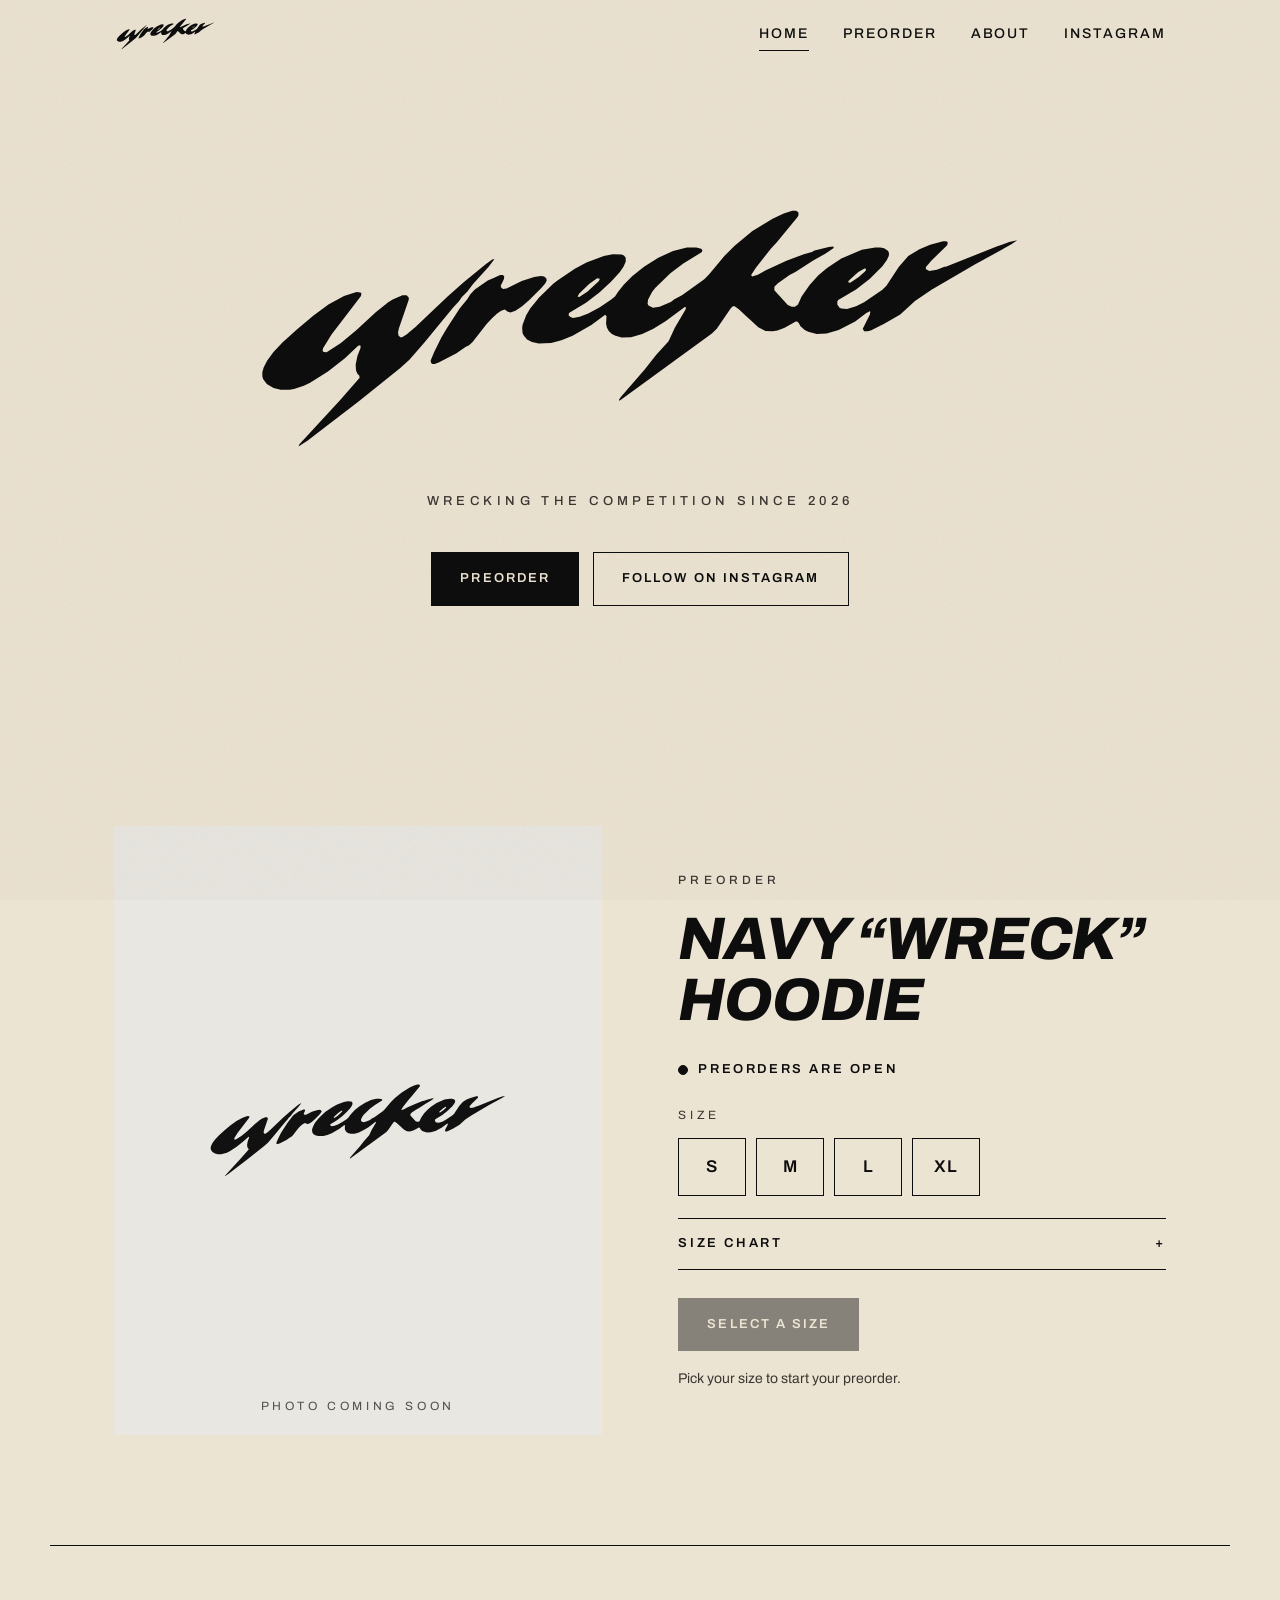
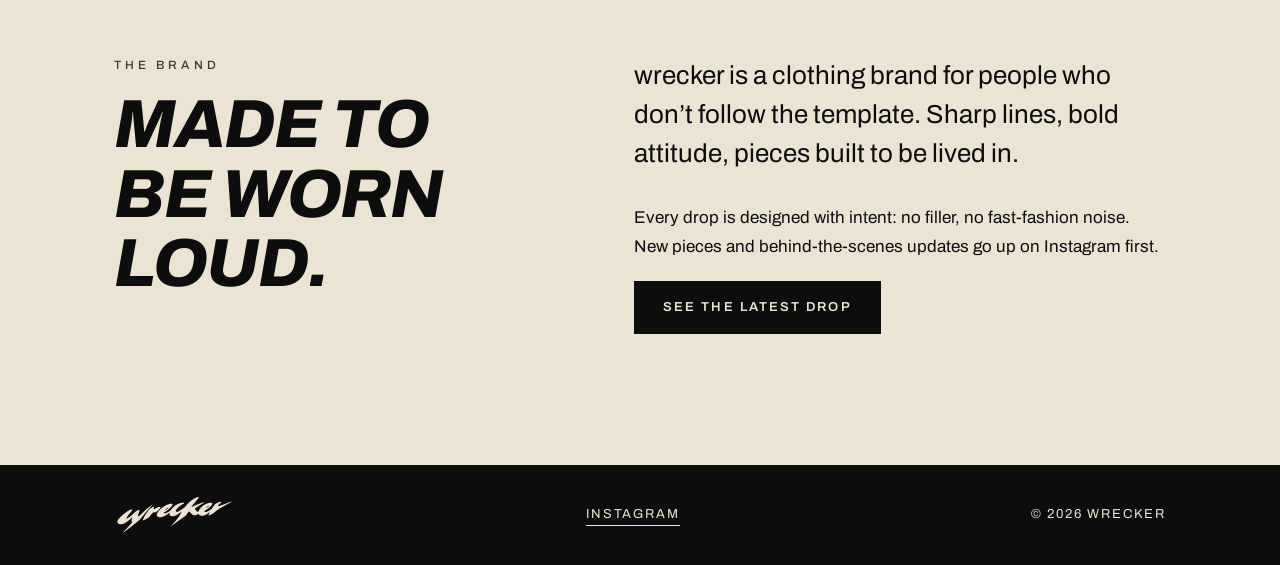
<file: index (10).html>
<!doctype html>
<html lang="en">
<head>
  <meta charset="utf-8" />
  <meta name="viewport" content="width=device-width, initial-scale=1" />
  <title>wrecker</title>
  <meta name="description" content="wrecker, a clothing brand. Follow us on Instagram." />
  <meta name="theme-color" content="#ece4d3" />
  <link rel="icon" href="wrecker-icon.svg" type="image/svg+xml" />
  <link rel="stylesheet" href="wrecker.css" />
</head>
<body>
  <svg width="0" height="0" style="position:absolute" aria-hidden="true" focusable="false"><symbol id="wm" viewBox="0 0 448.00 147.75"><path fill-rule="evenodd" d="M171.50 45.50 L170.25 44.50 L168.50 44.25 L164.75 44.75 L157.75 47.00 L149.25 51.25 L147.25 51.50 L146.25 50.75 L146.00 49.75 L147.75 46.00 L148.00 44.50 L147.25 43.75 L145.75 43.75 L138.75 46.75 L131.50 51.75 L129.00 54.50 L127.25 57.25 L123.00 62.50 L116.00 73.25 L112.75 78.75 L108.75 86.75 L106.75 91.50 L107.00 93.00 L107.75 93.50 L109.00 93.50 L111.25 92.75 L121.25 87.50 L126.25 84.00 L128.25 83.00 L130.25 81.25 L138.00 71.25 L141.00 68.00 L144.00 65.25 L146.25 63.75 L148.25 63.00 L150.00 64.25 L151.50 64.75 L154.25 63.75 L158.00 61.25 L162.00 57.75 L168.75 51.00 L171.00 48.25 L171.75 46.75ZM142.50 34.75 L141.25 35.00 L137.75 37.50 L125.25 47.75 L116.25 55.75 L98.25 72.75 L93.25 77.00 L90.75 78.50 L89.75 78.50 L88.75 77.50 L88.50 75.75 L89.00 73.50 L94.50 57.50 L94.50 56.25 L93.25 55.00 L91.00 55.00 L85.75 57.25 L83.00 59.00 L76.00 64.50 L65.25 74.50 L56.50 81.75 L48.50 87.00 L46.75 86.75 L46.25 86.00 L46.50 84.75 L51.25 77.00 L67.75 55.50 L68.00 54.00 L67.50 53.50 L65.25 53.25 L58.25 55.50 L49.50 60.25 L41.00 66.50 L32.00 74.00 L23.75 81.50 L18.75 86.75 L15.25 91.50 L13.25 95.50 L12.50 98.00 L12.50 100.50 L13.00 102.00 L15.00 104.75 L18.75 107.00 L22.75 108.00 L27.75 108.00 L30.25 107.50 L35.75 105.75 L39.25 104.00 L49.25 97.75 L58.75 90.25 L66.00 83.50 L67.00 83.00 L67.50 83.25 L67.50 84.50 L65.75 89.00 L64.75 94.00 L65.00 97.25 L65.75 99.00 L66.75 100.00 L67.00 101.25 L56.25 113.50 L33.25 138.50 L32.75 139.75 L37.75 136.50 L66.75 114.25 L89.75 95.75 L95.00 91.00 L103.50 81.25 L119.25 62.00 L122.50 58.50 L124.25 56.00 L127.25 53.00 L130.50 48.75 L139.25 39.00ZM435.25 24.25 L430.75 25.25 L423.75 27.75 L395.25 39.00 L394.50 39.00 L390.25 40.75 L386.00 41.50 L384.25 40.50 L384.00 40.00 L384.25 39.00 L387.25 35.50 L395.75 27.25 L396.25 26.50 L396.25 25.25 L395.50 24.75 L393.75 24.75 L386.50 26.75 L380.50 29.25 L374.25 33.00 L369.00 39.00 L362.00 49.75 L359.75 52.00 L349.50 59.00 L345.00 61.25 L340.00 62.75 L336.75 62.50 L335.75 62.00 L334.50 60.25 L334.50 58.50 L335.00 57.75 L345.00 51.75 L352.75 45.75 L359.75 38.75 L362.25 35.25 L363.25 33.25 L363.50 31.75 L363.00 30.25 L360.75 28.75 L358.50 28.25 L355.75 28.25 L348.25 29.50 L336.75 34.50 L328.75 39.75 L323.75 44.00 L319.00 49.25 L314.50 55.75 L312.50 60.25 L310.75 61.50 L309.00 61.50 L306.75 60.50 L299.25 52.25 L299.25 50.25 L301.25 48.25 L307.75 43.75 L311.00 42.00 L321.00 35.50 L327.75 31.75 L332.50 28.50 L332.25 27.75 L329.75 28.00 L321.75 30.00 L320.25 30.75 L315.75 32.00 L306.00 35.75 L294.50 41.00 L290.00 43.50 L286.75 44.50 L286.25 43.75 L289.00 39.50 L297.25 29.00 L300.75 25.25 L312.25 11.25 L312.75 10.25 L312.75 8.75 L311.50 7.75 L309.25 7.75 L304.50 9.25 L298.25 12.25 L286.75 19.25 L277.00 27.25 L271.25 33.00 L262.75 43.25 L260.00 46.00 L247.50 55.00 L243.25 57.25 L241.25 58.75 L235.00 61.50 L231.25 62.00 L228.75 60.75 L228.25 59.75 L228.50 57.50 L230.75 53.25 L232.50 51.00 L241.00 42.75 L248.25 37.25 L258.50 31.00 L259.00 30.00 L258.25 29.00 L255.50 28.25 L250.25 28.25 L242.50 30.25 L234.25 34.00 L226.25 39.00 L219.75 44.25 L215.00 49.00 L211.75 53.00 L210.00 55.75 L207.50 57.75 L201.50 61.75 L195.00 65.25 L190.25 67.00 L186.50 67.75 L185.00 67.25 L184.00 66.25 L184.25 65.00 L193.75 59.25 L201.25 53.50 L207.75 47.50 L212.75 42.00 L214.75 39.00 L216.00 36.25 L216.00 34.00 L215.00 32.75 L213.75 32.25 L208.75 32.00 L203.75 33.00 L194.00 36.75 L187.50 40.25 L177.75 46.75 L175.25 48.75 L167.50 56.25 L162.50 62.50 L160.25 66.25 L158.25 71.50 L158.00 73.25 L158.25 76.25 L159.00 77.75 L160.75 79.75 L163.50 81.25 L167.25 82.00 L174.25 81.75 L180.00 80.25 L186.25 77.75 L196.75 71.75 L204.50 66.00 L205.25 66.75 L205.00 71.00 L205.50 73.25 L206.50 75.00 L208.25 76.75 L210.25 77.75 L213.75 78.75 L219.00 78.50 L225.25 76.75 L231.50 73.75 L238.50 69.50 L249.25 61.50 L249.75 62.00 L249.50 63.00 L243.50 73.25 L240.00 80.75 L233.00 88.50 L226.50 96.75 L213.25 112.00 L212.25 113.50 L212.25 114.00 L212.75 114.00 L264.25 76.50 L267.00 73.75 L274.75 62.50 L276.00 61.25 L277.00 61.25 L279.50 63.00 L290.25 73.00 L294.25 75.00 L298.25 75.25 L301.00 74.75 L305.00 73.25 L311.25 69.75 L312.00 69.75 L313.00 70.75 L313.75 72.25 L316.25 74.50 L318.25 75.50 L323.00 76.75 L328.50 76.50 L335.25 74.50 L344.50 69.75 L350.75 65.00 L352.75 64.00 L353.00 64.25 L352.75 65.75 L348.75 73.75 L349.50 75.25 L351.50 75.25 L353.25 74.75 L360.75 71.00 L369.75 65.75 L378.00 58.25 L387.25 52.00 L411.50 37.75 L432.00 26.50ZM201.50 45.75 L201.00 47.00 L194.50 53.00 L190.00 56.00 L189.00 55.75 L190.00 54.00 L195.50 48.75 L200.00 45.50ZM350.50 40.25 L350.50 41.00 L350.00 41.75 L346.50 44.75 L341.75 48.00 L340.50 47.75 L341.00 46.75 L346.25 42.00 L349.75 40.00Z"/></symbol></svg>

  <header class="site-header">
    <div class="inner">
      <a class="brand" href="/" aria-label="wrecker, home"><svg class="logo" viewBox="0 0 448.00 147.75" aria-hidden="true" focusable="false"><use href="#wm"/></svg></a>
      <nav class="nav" aria-label="Main">
        <a class="nav-home" href="/" aria-current="page">Home</a>
        <a href="#preorder">Preorder</a>
        <a href="/our-story">About</a>
        <a href="https://www.instagram.com/wrecker.co/" target="_blank" rel="noopener">Instagram</a>
      </nav>
    </div>
  </header>

  <main>
    <section class="hero">
      <div>
        <h1 class="wordmark"><span class="visually-hidden" style="position:absolute;width:1px;height:1px;overflow:hidden;clip:rect(0 0 0 0)">wrecker</span><svg class="logo" viewBox="0 0 448.00 147.75" aria-hidden="true" focusable="false" style="margin:0 auto"><use href="#wm"/></svg></h1>
        <p class="tagline">Wrecking The Competition Since 2026</p>
        <div class="actions">
          <a class="btn" href="#preorder">Preorder</a>
          <a class="btn ghost" href="https://www.instagram.com/wrecker.co/" target="_blank" rel="noopener">Follow on Instagram</a>
        </div>
      </div>
    </section>

    <section class="section" id="preorder">
      <div class="po-grid">
        <div class="po-photo" role="img" aria-label="Navy Wreck hoodie, photo coming soon">
          <svg class="logo" viewBox="0 0 448.00 147.75" aria-hidden="true" focusable="false"><use href="#wm"/></svg>
          <span class="po-soon">Photo coming soon</span>
        </div>
        <div class="po-info">
          <p class="eyebrow">Preorder</p>
          <h2>Navy &ldquo;Wreck&rdquo; Hoodie</h2>
          <p class="po-status" id="po-status"><span class="po-dot" aria-hidden="true"></span><span>Preorders open soon</span></p>

          <fieldset class="sizes">
            <legend>Size</legend>
            <div class="size-row">
              <input type="radio" name="size" id="size-s" value="S"><label for="size-s">S</label>
              <input type="radio" name="size" id="size-m" value="M"><label for="size-m">M</label>
              <input type="radio" name="size" id="size-l" value="L"><label for="size-l">L</label>
              <input type="radio" name="size" id="size-xl" value="XL"><label for="size-xl">XL</label>
            </div>
          </fieldset>

          <details class="chart">
            <summary>Size chart</summary>
            <!-- TODO: replace this with the real sizing chart -->
            <p class="chart-body">The size chart will be posted here soon.</p>
          </details>

          <a class="btn" id="po-btn" href="https://ig.me/m/wrecker.co" target="_blank" rel="noopener" aria-disabled="true">Select a size</a>
          <p class="po-note" id="po-note">Preorders are taken through Instagram messages.</p>
        </div>
      </div>
    </section>

    <section class="section">
      <div class="two-col">
        <div>
          <p class="eyebrow">The brand</p>
          <h2>Made to be worn loud.</h2>
        </div>
        <div>
          <!-- TODO: replace with the real brand description -->
          <p class="lead">wrecker is a clothing brand for people who don’t follow the template. Sharp lines, bold attitude, pieces built to be lived in.</p>
          <p>Every drop is designed with intent: no filler, no fast-fashion noise. New pieces and behind-the-scenes updates go up on Instagram first.</p>
          <p><a class="btn" href="https://www.instagram.com/wrecker.co/" target="_blank" rel="noopener">See the latest drop</a></p>
        </div>
      </div>
    </section>
  </main>

  <footer class="site-footer">
    <div class="inner">
      <a class="brand" href="/" aria-label="wrecker, home"><svg class="logo" viewBox="0 0 448.00 147.75" aria-hidden="true" focusable="false"><use href="#wm"/></svg></a>
      <a href="https://www.instagram.com/wrecker.co/" target="_blank" rel="noopener">Instagram</a>
      <span>&copy; <span id="year">2026</span> wrecker</span>
    </div>
  </footer>

  <script>
    document.getElementById("year").textContent = new Date().getFullYear();

    /* ---- preorder ---- */
    (function () {
      var OPEN_AT = new Date("2026-11-06T00:00:00+06:00"); // EDIT: when preorders open (Bangladesh time, +06:00)
      var DM = "https://ig.me/m/wrecker.co";
      var btn = document.getElementById("po-btn");
      var status = document.getElementById("po-status");
      var statusText = status.querySelector("span:last-child");
      var note = document.getElementById("po-note");
      var size = "";
      var when = OPEN_AT.toLocaleString("en-GB", { timeZone: "Asia/Dhaka", weekday: "short", day: "numeric", month: "short", hour: "numeric", minute: "2-digit", hour12: true }) + " (Dhaka time)";
      function two(n) { return n < 10 ? "0" + n : "" + n; }
      function message() { return "Hi wrecker! I\u2019d like to preorder the Navy \u201cWreck\u201d Hoodie in size " + size + "."; }
      function render() {
        var ms = OPEN_AT.getTime() - Date.now();
        var open = ms <= 0;
        status.classList.toggle("open", open);
        if (open) {
          statusText.textContent = "Preorders are open";
          note.textContent = size ? "Tap the button to message us on Instagram. Your order message is copied, so paste it into the chat and send." : "Pick your size to start your preorder.";
        } else {
          var s = Math.floor(ms / 1000), d = Math.floor(s / 86400);
          statusText.textContent = "Opens in " + (d ? d + "d " : "") + two(Math.floor(s % 86400 / 3600)) + ":" + two(Math.floor(s % 3600 / 60)) + ":" + two(s % 60);
          note.textContent = "Preorders open " + when + ". Pick your size now so you are ready.";
        }
        btn.setAttribute("aria-disabled", open && size ? "false" : "true");
        btn.textContent = !open ? "Opens soon" : size ? "Preorder size " + size + " on Instagram" : "Select a size";
      }
      Array.prototype.forEach.call(document.querySelectorAll('input[name="size"]'), function (r) {
        r.addEventListener("change", function () { size = r.value; render(); });
      });
      btn.addEventListener("click", function (e) {
        if (btn.getAttribute("aria-disabled") === "true") { e.preventDefault(); return; }
        try { navigator.clipboard.writeText(message()).catch(function () {}); } catch (err) {}
      });
      render();
      setInterval(render, 1000);
    })();
  </script>
</body>
</html>
</file>
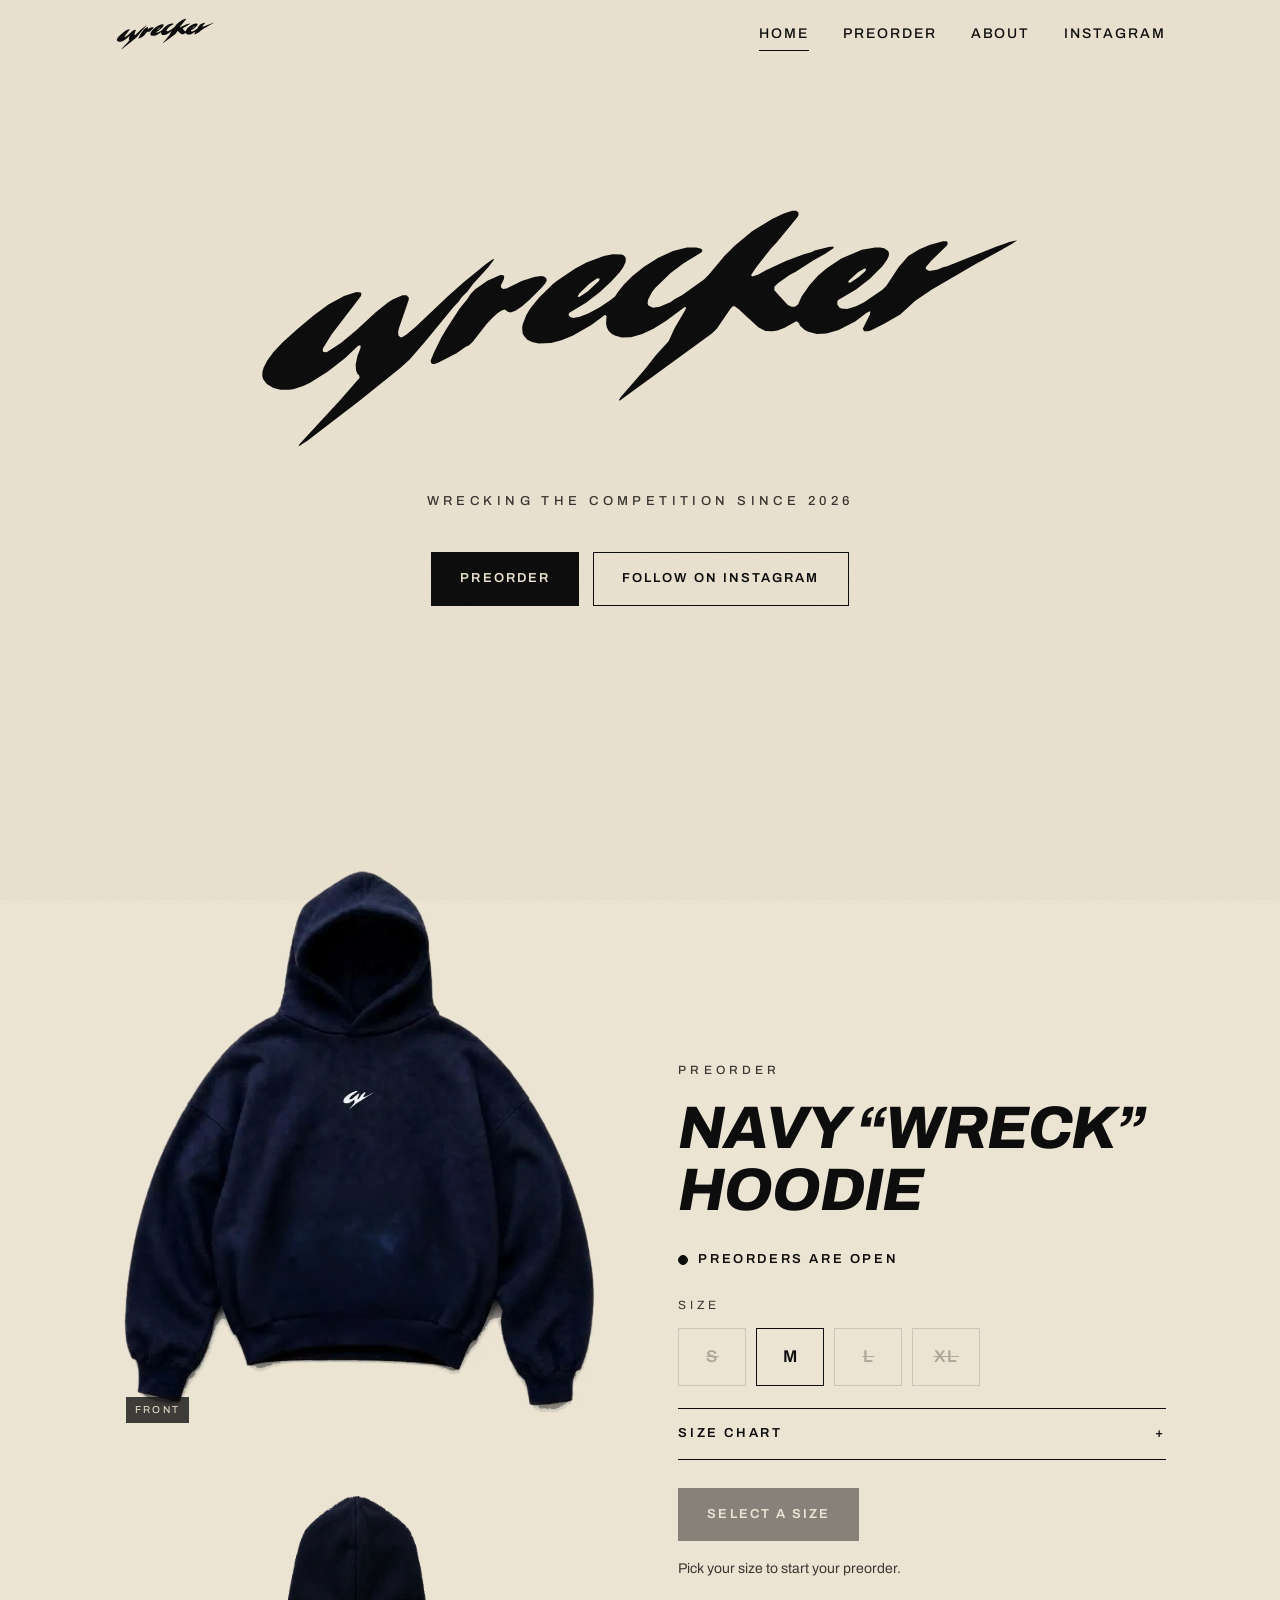
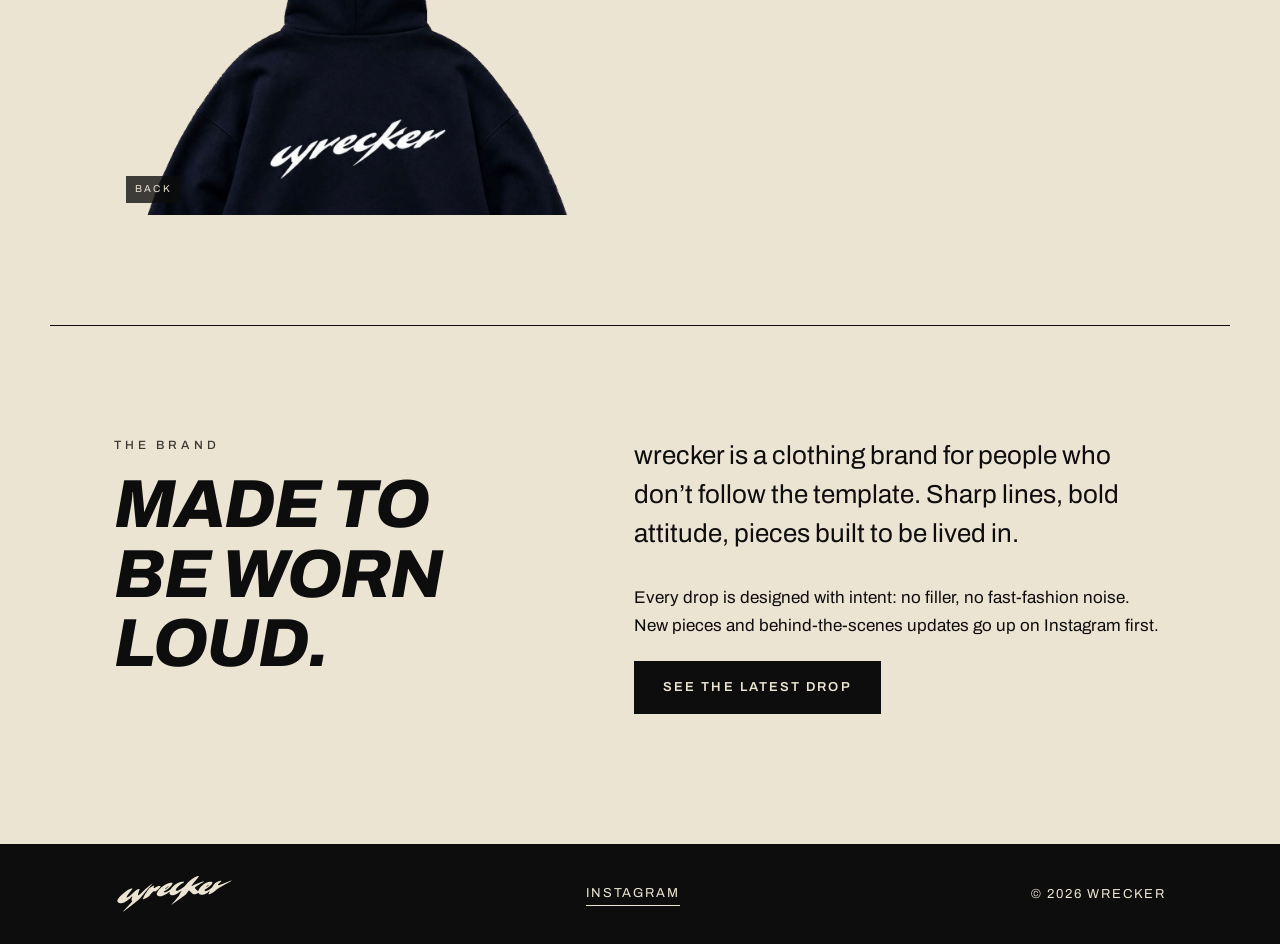
<file: index (13).html>
<!doctype html>
<html lang="en">
<head>
  <meta charset="utf-8" />
  <meta name="viewport" content="width=device-width, initial-scale=1" />
  <title>wrecker</title>
  <meta name="description" content="wrecker, a clothing brand. Follow us on Instagram." />
  <meta name="theme-color" content="#ece4d3" />
  <link rel="icon" href="wrecker-icon.svg" type="image/svg+xml" />
  <link rel="stylesheet" href="wrecker.css" />
</head>
<body>
  <svg width="0" height="0" style="position:absolute" aria-hidden="true" focusable="false"><symbol id="wm" viewBox="0 0 448.00 147.75"><path fill-rule="evenodd" d="M171.50 45.50 L170.25 44.50 L168.50 44.25 L164.75 44.75 L157.75 47.00 L149.25 51.25 L147.25 51.50 L146.25 50.75 L146.00 49.75 L147.75 46.00 L148.00 44.50 L147.25 43.75 L145.75 43.75 L138.75 46.75 L131.50 51.75 L129.00 54.50 L127.25 57.25 L123.00 62.50 L116.00 73.25 L112.75 78.75 L108.75 86.75 L106.75 91.50 L107.00 93.00 L107.75 93.50 L109.00 93.50 L111.25 92.75 L121.25 87.50 L126.25 84.00 L128.25 83.00 L130.25 81.25 L138.00 71.25 L141.00 68.00 L144.00 65.25 L146.25 63.75 L148.25 63.00 L150.00 64.25 L151.50 64.75 L154.25 63.75 L158.00 61.25 L162.00 57.75 L168.75 51.00 L171.00 48.25 L171.75 46.75ZM142.50 34.75 L141.25 35.00 L137.75 37.50 L125.25 47.75 L116.25 55.75 L98.25 72.75 L93.25 77.00 L90.75 78.50 L89.75 78.50 L88.75 77.50 L88.50 75.75 L89.00 73.50 L94.50 57.50 L94.50 56.25 L93.25 55.00 L91.00 55.00 L85.75 57.25 L83.00 59.00 L76.00 64.50 L65.25 74.50 L56.50 81.75 L48.50 87.00 L46.75 86.75 L46.25 86.00 L46.50 84.75 L51.25 77.00 L67.75 55.50 L68.00 54.00 L67.50 53.50 L65.25 53.25 L58.25 55.50 L49.50 60.25 L41.00 66.50 L32.00 74.00 L23.75 81.50 L18.75 86.75 L15.25 91.50 L13.25 95.50 L12.50 98.00 L12.50 100.50 L13.00 102.00 L15.00 104.75 L18.75 107.00 L22.75 108.00 L27.75 108.00 L30.25 107.50 L35.75 105.75 L39.25 104.00 L49.25 97.75 L58.75 90.25 L66.00 83.50 L67.00 83.00 L67.50 83.25 L67.50 84.50 L65.75 89.00 L64.75 94.00 L65.00 97.25 L65.75 99.00 L66.75 100.00 L67.00 101.25 L56.25 113.50 L33.25 138.50 L32.75 139.75 L37.75 136.50 L66.75 114.25 L89.75 95.75 L95.00 91.00 L103.50 81.25 L119.25 62.00 L122.50 58.50 L124.25 56.00 L127.25 53.00 L130.50 48.75 L139.25 39.00ZM435.25 24.25 L430.75 25.25 L423.75 27.75 L395.25 39.00 L394.50 39.00 L390.25 40.75 L386.00 41.50 L384.25 40.50 L384.00 40.00 L384.25 39.00 L387.25 35.50 L395.75 27.25 L396.25 26.50 L396.25 25.25 L395.50 24.75 L393.75 24.75 L386.50 26.75 L380.50 29.25 L374.25 33.00 L369.00 39.00 L362.00 49.75 L359.75 52.00 L349.50 59.00 L345.00 61.25 L340.00 62.75 L336.75 62.50 L335.75 62.00 L334.50 60.25 L334.50 58.50 L335.00 57.75 L345.00 51.75 L352.75 45.75 L359.75 38.75 L362.25 35.25 L363.25 33.25 L363.50 31.75 L363.00 30.25 L360.75 28.75 L358.50 28.25 L355.75 28.25 L348.25 29.50 L336.75 34.50 L328.75 39.75 L323.75 44.00 L319.00 49.25 L314.50 55.75 L312.50 60.25 L310.75 61.50 L309.00 61.50 L306.75 60.50 L299.25 52.25 L299.25 50.25 L301.25 48.25 L307.75 43.75 L311.00 42.00 L321.00 35.50 L327.75 31.75 L332.50 28.50 L332.25 27.75 L329.75 28.00 L321.75 30.00 L320.25 30.75 L315.75 32.00 L306.00 35.75 L294.50 41.00 L290.00 43.50 L286.75 44.50 L286.25 43.75 L289.00 39.50 L297.25 29.00 L300.75 25.25 L312.25 11.25 L312.75 10.25 L312.75 8.75 L311.50 7.75 L309.25 7.75 L304.50 9.25 L298.25 12.25 L286.75 19.25 L277.00 27.25 L271.25 33.00 L262.75 43.25 L260.00 46.00 L247.50 55.00 L243.25 57.25 L241.25 58.75 L235.00 61.50 L231.25 62.00 L228.75 60.75 L228.25 59.75 L228.50 57.50 L230.75 53.25 L232.50 51.00 L241.00 42.75 L248.25 37.25 L258.50 31.00 L259.00 30.00 L258.25 29.00 L255.50 28.25 L250.25 28.25 L242.50 30.25 L234.25 34.00 L226.25 39.00 L219.75 44.25 L215.00 49.00 L211.75 53.00 L210.00 55.75 L207.50 57.75 L201.50 61.75 L195.00 65.25 L190.25 67.00 L186.50 67.75 L185.00 67.25 L184.00 66.25 L184.25 65.00 L193.75 59.25 L201.25 53.50 L207.75 47.50 L212.75 42.00 L214.75 39.00 L216.00 36.25 L216.00 34.00 L215.00 32.75 L213.75 32.25 L208.75 32.00 L203.75 33.00 L194.00 36.75 L187.50 40.25 L177.75 46.75 L175.25 48.75 L167.50 56.25 L162.50 62.50 L160.25 66.25 L158.25 71.50 L158.00 73.25 L158.25 76.25 L159.00 77.75 L160.75 79.75 L163.50 81.25 L167.25 82.00 L174.25 81.75 L180.00 80.25 L186.25 77.75 L196.75 71.75 L204.50 66.00 L205.25 66.75 L205.00 71.00 L205.50 73.25 L206.50 75.00 L208.25 76.75 L210.25 77.75 L213.75 78.75 L219.00 78.50 L225.25 76.75 L231.50 73.75 L238.50 69.50 L249.25 61.50 L249.75 62.00 L249.50 63.00 L243.50 73.25 L240.00 80.75 L233.00 88.50 L226.50 96.75 L213.25 112.00 L212.25 113.50 L212.25 114.00 L212.75 114.00 L264.25 76.50 L267.00 73.75 L274.75 62.50 L276.00 61.25 L277.00 61.25 L279.50 63.00 L290.25 73.00 L294.25 75.00 L298.25 75.25 L301.00 74.75 L305.00 73.25 L311.25 69.75 L312.00 69.75 L313.00 70.75 L313.75 72.25 L316.25 74.50 L318.25 75.50 L323.00 76.75 L328.50 76.50 L335.25 74.50 L344.50 69.75 L350.75 65.00 L352.75 64.00 L353.00 64.25 L352.75 65.75 L348.75 73.75 L349.50 75.25 L351.50 75.25 L353.25 74.75 L360.75 71.00 L369.75 65.75 L378.00 58.25 L387.25 52.00 L411.50 37.75 L432.00 26.50ZM201.50 45.75 L201.00 47.00 L194.50 53.00 L190.00 56.00 L189.00 55.75 L190.00 54.00 L195.50 48.75 L200.00 45.50ZM350.50 40.25 L350.50 41.00 L350.00 41.75 L346.50 44.75 L341.75 48.00 L340.50 47.75 L341.00 46.75 L346.25 42.00 L349.75 40.00Z"/></symbol></svg>

  <header class="site-header">
    <div class="inner">
      <a class="brand" href="/" aria-label="wrecker, home"><svg class="logo" viewBox="0 0 448.00 147.75" aria-hidden="true" focusable="false"><use href="#wm"/></svg></a>
      <nav class="nav" aria-label="Main">
        <a class="nav-home" href="/" aria-current="page">Home</a>
        <a href="#preorder">Preorder</a>
        <a href="/our-story">About</a>
        <a href="https://www.instagram.com/wrecker.co/" target="_blank" rel="noopener">Instagram</a>
      </nav>
    </div>
  </header>

  <main>
    <section class="hero">
      <div>
        <h1 class="wordmark"><span class="visually-hidden" style="position:absolute;width:1px;height:1px;overflow:hidden;clip:rect(0 0 0 0)">wrecker</span><svg class="logo" viewBox="0 0 448.00 147.75" aria-hidden="true" focusable="false" style="margin:0 auto"><use href="#wm"/></svg></h1>
        <p class="tagline">Wrecking The Competition Since 2026</p>
        <div class="actions">
          <a class="btn" href="#preorder">Preorder</a>
          <a class="btn ghost" href="https://www.instagram.com/wrecker.co/" target="_blank" rel="noopener">Follow on Instagram</a>
        </div>
      </div>
    </section>

    <section class="section" id="preorder">
      <div class="po-grid">
        <div class="po-gallery" aria-label="Navy Wreck hoodie photos">
          <figure class="po-photo">
            <img src="hoodie-front.png" alt="Front view of the navy Wreck hoodie" loading="eager">
            <figcaption>FRONT</figcaption>
          </figure>
          <figure class="po-photo po-photo-back">
            <img src="hoodie-back.png" alt="Back view of the navy Wreck hoodie" loading="lazy">
            <figcaption>BACK</figcaption>
          </figure>
        </div>
        <div class="po-info">
          <p class="eyebrow">Preorder</p>
          <h2>Navy &ldquo;Wreck&rdquo; Hoodie</h2>
          <p class="po-status" id="po-status"><span class="po-dot" aria-hidden="true"></span><span>Preorders open soon</span></p>

          <fieldset class="sizes">
            <legend>Size</legend>
            <div class="size-row">
              <input type="radio" name="size" id="size-s" value="S" disabled><label for="size-s" aria-disabled="true">S</label>
              <input type="radio" name="size" id="size-m" value="M"><label for="size-m">M</label>
              <input type="radio" name="size" id="size-l" value="L" disabled><label for="size-l" aria-disabled="true">L</label>
              <input type="radio" name="size" id="size-xl" value="XL" disabled><label for="size-xl" aria-disabled="true">XL</label>
            </div>
          </fieldset>

          <details class="chart">
            <summary>Size chart</summary>
            <!-- TODO: replace this with the real sizing chart -->
            <p class="chart-body">The size chart will be posted here soon.</p>
          </details>

          <a class="btn" id="po-btn" href="https://ig.me/m/wrecker.co" target="_blank" rel="noopener" aria-disabled="true">Select a size</a>
          <p class="po-note" id="po-note">Preorders are taken through Instagram messages.</p>
        </div>
      </div>
    </section>

    <section class="section">
      <div class="two-col">
        <div>
          <p class="eyebrow">The brand</p>
          <h2>Made to be worn loud.</h2>
        </div>
        <div>
          <!-- TODO: replace with the real brand description -->
          <p class="lead">wrecker is a clothing brand for people who don’t follow the template. Sharp lines, bold attitude, pieces built to be lived in.</p>
          <p>Every drop is designed with intent: no filler, no fast-fashion noise. New pieces and behind-the-scenes updates go up on Instagram first.</p>
          <p><a class="btn" href="https://www.instagram.com/wrecker.co/" target="_blank" rel="noopener">See the latest drop</a></p>
        </div>
      </div>
    </section>
  </main>

  <footer class="site-footer">
    <div class="inner">
      <a class="brand" href="/" aria-label="wrecker, home"><svg class="logo" viewBox="0 0 448.00 147.75" aria-hidden="true" focusable="false"><use href="#wm"/></svg></a>
      <a href="https://www.instagram.com/wrecker.co/" target="_blank" rel="noopener">Instagram</a>
      <span>&copy; <span id="year">2026</span> wrecker</span>
    </div>
  </footer>

  <script>
    document.getElementById("year").textContent = new Date().getFullYear();

    /* ---- preorder ---- */
    (function () {
      var OPEN_AT = new Date("2026-11-06T00:00:00+06:00"); // EDIT: when preorders open (Bangladesh time, +06:00)
      var DM = "https://ig.me/m/wrecker.co";
      var btn = document.getElementById("po-btn");
      var status = document.getElementById("po-status");
      var statusText = status.querySelector("span:last-child");
      var note = document.getElementById("po-note");
      var size = "";
      var when = OPEN_AT.toLocaleString("en-GB", { timeZone: "Asia/Dhaka", weekday: "short", day: "numeric", month: "short", hour: "numeric", minute: "2-digit", hour12: true }) + " (Dhaka time)";
      function two(n) { return n < 10 ? "0" + n : "" + n; }
      function message() { return "Hi wrecker! I\u2019d like to preorder the Navy \u201cWreck\u201d Hoodie in size " + size + "."; }
      function render() {
        var ms = OPEN_AT.getTime() - Date.now();
        var open = ms <= 0;
        status.classList.toggle("open", open);
        if (open) {
          statusText.textContent = "Preorders are open";
          note.textContent = size ? "Tap the button to message us on Instagram. Your order message is copied, so paste it into the chat and send." : "Pick your size to start your preorder.";
        } else {
          var s = Math.floor(ms / 1000), d = Math.floor(s / 86400);
          statusText.textContent = "Opens in " + (d ? d + "d " : "") + two(Math.floor(s % 86400 / 3600)) + ":" + two(Math.floor(s % 3600 / 60)) + ":" + two(s % 60);
          note.textContent = "Preorders open " + when + ". Pick your size now so you are ready.";
        }
        btn.setAttribute("aria-disabled", open && size ? "false" : "true");
        btn.textContent = !open ? "Opens soon" : size ? "Preorder size " + size + " on Instagram" : "Select a size";
      }
      Array.prototype.forEach.call(document.querySelectorAll('input[name="size"]'), function (r) {
        r.addEventListener("change", function () { size = r.value; render(); });
      });
      btn.addEventListener("click", function (e) {
        if (btn.getAttribute("aria-disabled") === "true") { e.preventDefault(); return; }
        try { navigator.clipboard.writeText(message()).catch(function () {}); } catch (err) {}
      });
      render();
      setInterval(render, 1000);
    })();
  </script>
</body>
</html>
</file>
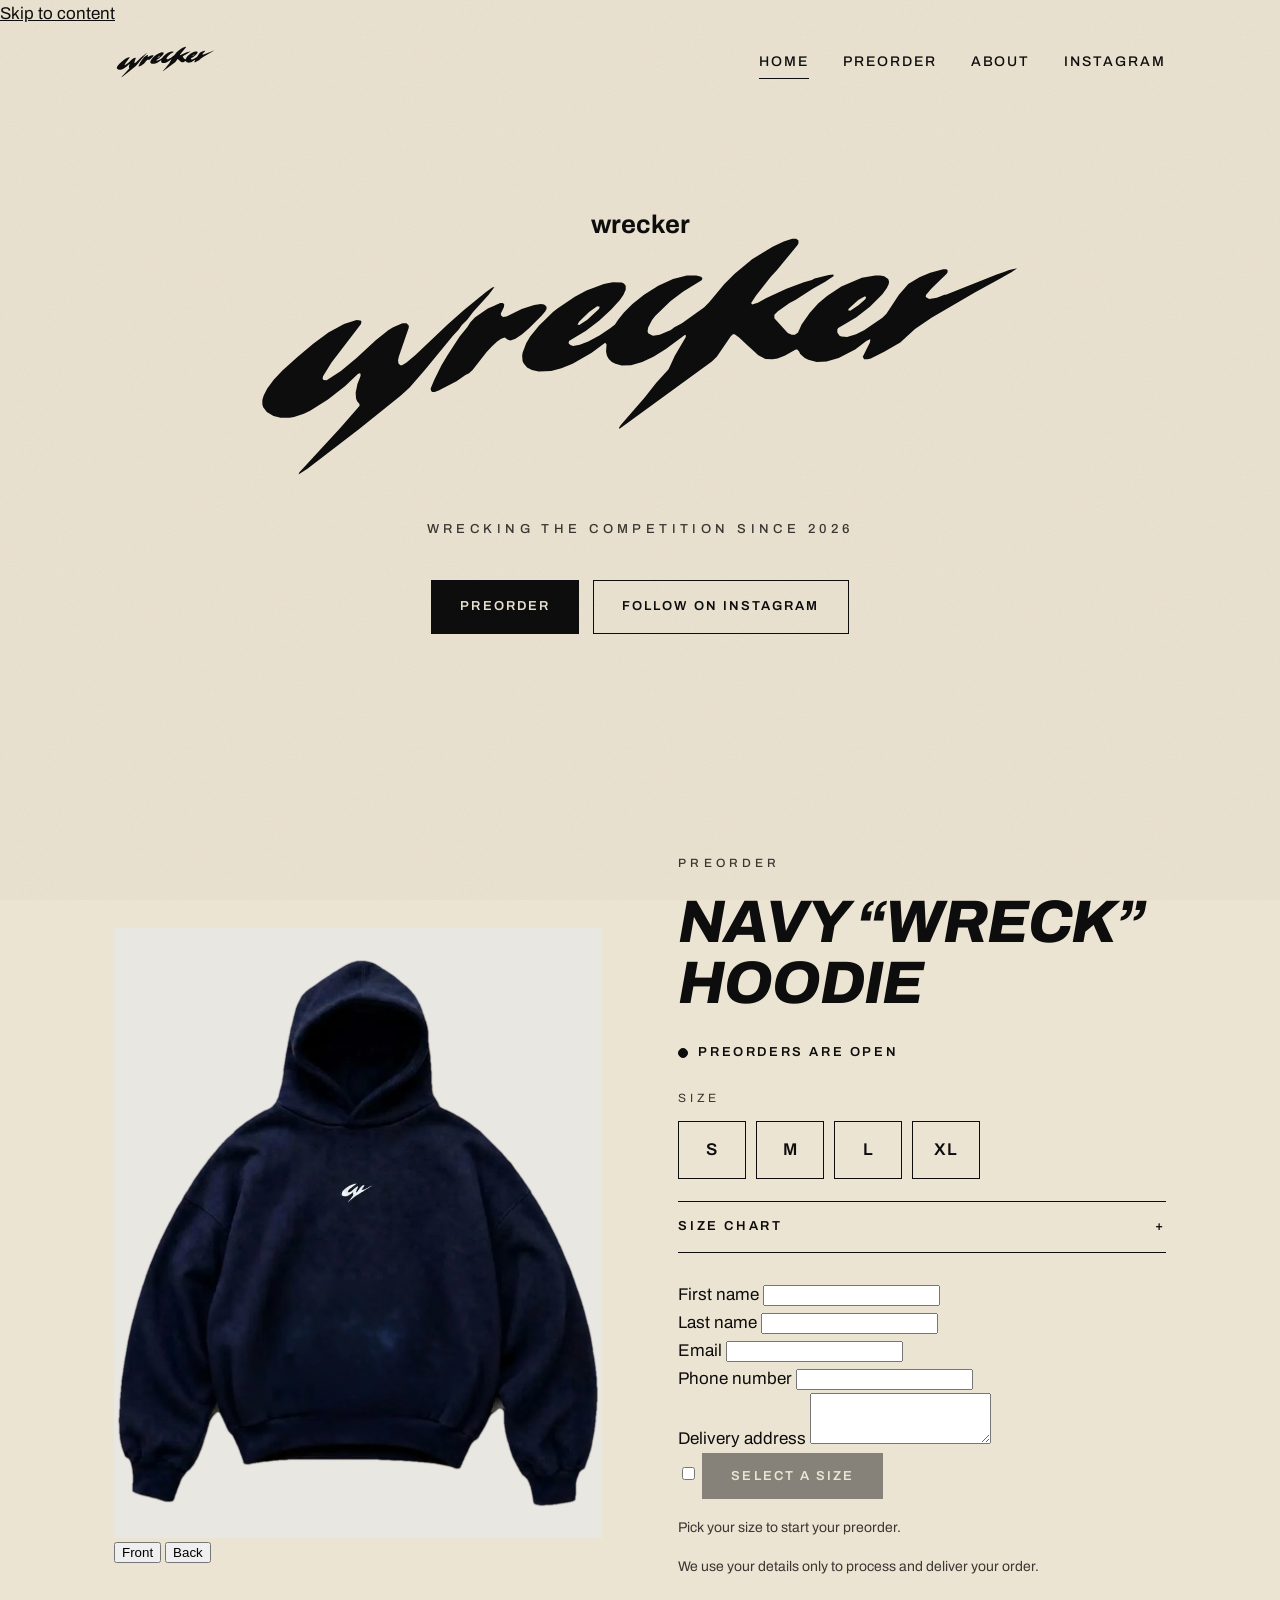
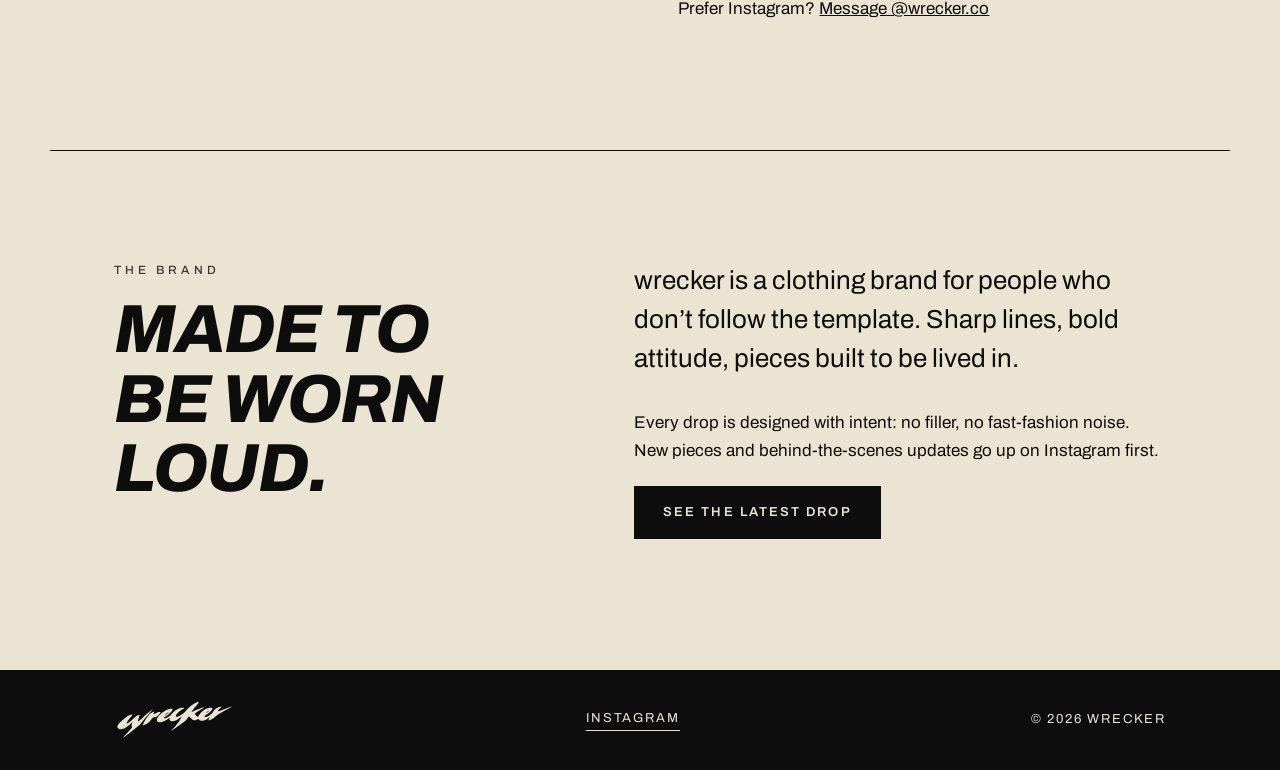
<file: index (17).html>
<!doctype html>
<html lang="en">
<head>
  <meta charset="utf-8">
  <meta name="viewport" content="width=device-width, initial-scale=1">
  <title>wrecker | Wrecking The Competition Since 2026</title>
  <meta name="description" content="wrecker is a clothing brand. Preorder the Navy “Wreck” Hoodie in S, M, L and XL.">
  <meta name="theme-color" content="#ece4d3">
  <meta property="og:site_name" content="wrecker">
  <meta property="og:type" content="website">
  <meta property="og:title" content="wrecker | Wrecking The Competition Since 2026">
  <meta property="og:description" content="wrecker is a clothing brand. Preorder the Navy “Wreck” Hoodie in S, M, L and XL.">
  <meta name="twitter:card" content="summary">
  <link rel="icon" href="data:image/svg+xml,%3Csvg xmlns=%22http://www.w3.org/2000/svg%22 viewBox=%220 0 64 64%22%3E%3Crect width=%2264%22 height=%2264%22 rx=%2212%22 fill=%22%23ece4d3%22/%3E%3Cg transform=%22translate(10 16.37) scale(0.19448)%22%3E%3Cpath fill=%22%230d0d0d%22 fill-rule=%22evenodd%22 d=%22M204.25 39.00 L202.75 39.25 L185.75 48.00 L160.50 60.00 L150.75 63.75 L147.50 64.50 L144.75 64.50 L144.00 64.25 L143.00 63.25 L143.25 61.25 L153.50 49.50 L157.50 44.00 L159.75 39.50 L159.50 37.00 L157.25 35.75 L154.50 35.75 L149.50 37.00 L147.00 38.25 L143.50 40.75 L137.75 46.50 L130.25 56.75 L127.75 61.00 L120.25 71.75 L115.50 76.25 L114.25 77.00 L112.00 77.50 L110.75 77.00 L109.75 76.00 L109.50 75.25 L109.50 72.75 L110.50 68.25 L114.75 57.50 L117.50 52.00 L122.00 44.50 L122.00 43.50 L121.00 42.75 L118.75 43.00 L113.50 45.25 L108.75 48.25 L101.75 54.00 L91.50 63.25 L84.00 69.25 L78.50 73.00 L69.00 78.00 L65.50 79.00 L60.25 78.75 L58.25 77.00 L57.75 76.00 L57.75 74.00 L59.25 70.75 L60.75 68.50 L65.00 63.50 L72.75 55.75 L82.75 47.00 L92.25 39.75 L101.25 33.75 L110.75 28.25 L111.25 27.75 L111.25 26.75 L110.00 26.00 L106.25 26.00 L106.00 26.25 L101.00 26.50 L93.25 28.25 L88.50 30.00 L87.75 30.00 L82.25 32.25 L66.50 40.00 L52.00 49.00 L41.25 57.25 L31.75 66.25 L26.00 73.50 L22.75 80.00 L21.75 84.00 L21.75 88.75 L24.00 94.25 L27.00 97.25 L30.50 99.25 L37.75 101.00 L45.25 101.00 L49.00 100.50 L59.25 97.50 L68.25 93.00 L78.25 86.50 L79.50 85.25 L84.75 81.50 L90.75 76.00 L91.75 76.25 L91.75 77.50 L90.00 83.25 L89.75 88.25 L90.75 91.75 L93.50 95.00 L93.50 95.50 L78.75 111.75 L62.25 130.75 L59.75 134.50 L60.25 134.50 L75.00 122.50 L85.75 114.75 L88.00 112.75 L105.50 100.75 L107.50 99.75 L116.25 93.75 L125.50 88.25 L133.75 82.75 L142.75 77.50 L143.50 76.75 L154.50 70.50 L160.25 66.75 L164.50 64.50 L178.50 55.75 L186.00 51.50 L188.25 49.75 L200.50 42.25Z%22/%3E%3C/g%3E%3C/svg%3E">
  <link rel="preconnect" href="https://fonts.googleapis.com">
  <link rel="preconnect" href="https://fonts.gstatic.com" crossorigin>
  <link rel="stylesheet" href="https://fonts.googleapis.com/css2?family=Archivo:ital,wght@0,400;0,500;0,600;1,800&display=swap">
  <link rel="stylesheet" href="wrecker.css">
</head>
<body>
<svg width="0" height="0" style="position:absolute" aria-hidden="true" focusable="false"><symbol id="wm" viewBox="0 0 448.00 147.75"><path fill-rule="evenodd" d="M171.50 45.50 L170.25 44.50 L168.50 44.25 L164.75 44.75 L157.75 47.00 L149.25 51.25 L147.25 51.50 L146.25 50.75 L146.00 49.75 L147.75 46.00 L148.00 44.50 L147.25 43.75 L145.75 43.75 L138.75 46.75 L131.50 51.75 L129.00 54.50 L127.25 57.25 L123.00 62.50 L116.00 73.25 L112.75 78.75 L108.75 86.75 L106.75 91.50 L107.00 93.00 L107.75 93.50 L109.00 93.50 L111.25 92.75 L121.25 87.50 L126.25 84.00 L128.25 83.00 L130.25 81.25 L138.00 71.25 L141.00 68.00 L144.00 65.25 L146.25 63.75 L148.25 63.00 L150.00 64.25 L151.50 64.75 L154.25 63.75 L158.00 61.25 L162.00 57.75 L168.75 51.00 L171.00 48.25 L171.75 46.75ZM142.50 34.75 L141.25 35.00 L137.75 37.50 L125.25 47.75 L116.25 55.75 L98.25 72.75 L93.25 77.00 L90.75 78.50 L89.75 78.50 L88.75 77.50 L88.50 75.75 L89.00 73.50 L94.50 57.50 L94.50 56.25 L93.25 55.00 L91.00 55.00 L85.75 57.25 L83.00 59.00 L76.00 64.50 L65.25 74.50 L56.50 81.75 L48.50 87.00 L46.75 86.75 L46.25 86.00 L46.50 84.75 L51.25 77.00 L67.75 55.50 L68.00 54.00 L67.50 53.50 L65.25 53.25 L58.25 55.50 L49.50 60.25 L41.00 66.50 L32.00 74.00 L23.75 81.50 L18.75 86.75 L15.25 91.50 L13.25 95.50 L12.50 98.00 L12.50 100.50 L13.00 102.00 L15.00 104.75 L18.75 107.00 L22.75 108.00 L27.75 108.00 L30.25 107.50 L35.75 105.75 L39.25 104.00 L49.25 97.75 L58.75 90.25 L66.00 83.50 L67.00 83.00 L67.50 83.25 L67.50 84.50 L65.75 89.00 L64.75 94.00 L65.00 97.25 L65.75 99.00 L66.75 100.00 L67.00 101.25 L56.25 113.50 L33.25 138.50 L32.75 139.75 L37.75 136.50 L66.75 114.25 L89.75 95.75 L95.00 91.00 L103.50 81.25 L119.25 62.00 L122.50 58.50 L124.25 56.00 L127.25 53.00 L130.50 48.75 L139.25 39.00ZM435.25 24.25 L430.75 25.25 L423.75 27.75 L395.25 39.00 L394.50 39.00 L390.25 40.75 L386.00 41.50 L384.25 40.50 L384.00 40.00 L384.25 39.00 L387.25 35.50 L395.75 27.25 L396.25 26.50 L396.25 25.25 L395.50 24.75 L393.75 24.75 L386.50 26.75 L380.50 29.25 L374.25 33.00 L369.00 39.00 L362.00 49.75 L359.75 52.00 L349.50 59.00 L345.00 61.25 L340.00 62.75 L336.75 62.50 L335.75 62.00 L334.50 60.25 L334.50 58.50 L335.00 57.75 L345.00 51.75 L352.75 45.75 L359.75 38.75 L362.25 35.25 L363.25 33.25 L363.50 31.75 L363.00 30.25 L360.75 28.75 L358.50 28.25 L355.75 28.25 L348.25 29.50 L336.75 34.50 L328.75 39.75 L323.75 44.00 L319.00 49.25 L314.50 55.75 L312.50 60.25 L310.75 61.50 L309.00 61.50 L306.75 60.50 L299.25 52.25 L299.25 50.25 L301.25 48.25 L307.75 43.75 L311.00 42.00 L321.00 35.50 L327.75 31.75 L332.50 28.50 L332.25 27.75 L329.75 28.00 L321.75 30.00 L320.25 30.75 L315.75 32.00 L306.00 35.75 L294.50 41.00 L290.00 43.50 L286.75 44.50 L286.25 43.75 L289.00 39.50 L297.25 29.00 L300.75 25.25 L312.25 11.25 L312.75 10.25 L312.75 8.75 L311.50 7.75 L309.25 7.75 L304.50 9.25 L298.25 12.25 L286.75 19.25 L277.00 27.25 L271.25 33.00 L262.75 43.25 L260.00 46.00 L247.50 55.00 L243.25 57.25 L241.25 58.75 L235.00 61.50 L231.25 62.00 L228.75 60.75 L228.25 59.75 L228.50 57.50 L230.75 53.25 L232.50 51.00 L241.00 42.75 L248.25 37.25 L258.50 31.00 L259.00 30.00 L258.25 29.00 L255.50 28.25 L250.25 28.25 L242.50 30.25 L234.25 34.00 L226.25 39.00 L219.75 44.25 L215.00 49.00 L211.75 53.00 L210.00 55.75 L207.50 57.75 L201.50 61.75 L195.00 65.25 L190.25 67.00 L186.50 67.75 L185.00 67.25 L184.00 66.25 L184.25 65.00 L193.75 59.25 L201.25 53.50 L207.75 47.50 L212.75 42.00 L214.75 39.00 L216.00 36.25 L216.00 34.00 L215.00 32.75 L213.75 32.25 L208.75 32.00 L203.75 33.00 L194.00 36.75 L187.50 40.25 L177.75 46.75 L175.25 48.75 L167.50 56.25 L162.50 62.50 L160.25 66.25 L158.25 71.50 L158.00 73.25 L158.25 76.25 L159.00 77.75 L160.75 79.75 L163.50 81.25 L167.25 82.00 L174.25 81.75 L180.00 80.25 L186.25 77.75 L196.75 71.75 L204.50 66.00 L205.25 66.75 L205.00 71.00 L205.50 73.25 L206.50 75.00 L208.25 76.75 L210.25 77.75 L213.75 78.75 L219.00 78.50 L225.25 76.75 L231.50 73.75 L238.50 69.50 L249.25 61.50 L249.75 62.00 L249.50 63.00 L243.50 73.25 L240.00 80.75 L233.00 88.50 L226.50 96.75 L213.25 112.00 L212.25 113.50 L212.25 114.00 L212.75 114.00 L264.25 76.50 L267.00 73.75 L274.75 62.50 L276.00 61.25 L277.00 61.25 L279.50 63.00 L290.25 73.00 L294.25 75.00 L298.25 75.25 L301.00 74.75 L305.00 73.25 L311.25 69.75 L312.00 69.75 L313.00 70.75 L313.75 72.25 L316.25 74.50 L318.25 75.50 L323.00 76.75 L328.50 76.50 L335.25 74.50 L344.50 69.75 L350.75 65.00 L352.75 64.00 L353.00 64.25 L352.75 65.75 L348.75 73.75 L349.50 75.25 L351.50 75.25 L353.25 74.75 L360.75 71.00 L369.75 65.75 L378.00 58.25 L387.25 52.00 L411.50 37.75 L432.00 26.50ZM201.50 45.75 L201.00 47.00 L194.50 53.00 L190.00 56.00 L189.00 55.75 L190.00 54.00 L195.50 48.75 L200.00 45.50ZM350.50 40.25 L350.50 41.00 L350.00 41.75 L346.50 44.75 L341.75 48.00 L340.50 47.75 L341.00 46.75 L346.25 42.00 L349.75 40.00Z"/></symbol></svg>

  <a class="skip" href="#main">Skip to content</a>
  <header class="site-header">
    <div class="inner">
      <a class="brand" href="/" aria-label="wrecker, home"><svg class="logo" viewBox="0 0 448.00 147.75" aria-hidden="true" focusable="false"><use href="#wm"/></svg></a>
      <nav class="nav" aria-label="Main">
        <a class="nav-home" href="/" aria-current="page">Home</a>
        <a href="#preorder">Preorder</a>
        <a href="/our-story">About</a>
        <a href="https://www.instagram.com/wrecker.co/" target="_blank" rel="noopener">Instagram</a>
      </nav>
    </div>
  </header>

  <main id="main">
    <section class="hero">
      <div>
        <h1 class="wordmark"><span class="visually-hidden">wrecker</span><svg class="logo" viewBox="0 0 448.00 147.75" aria-hidden="true" focusable="false"><use href="#wm"/></svg></h1>
        <p class="tagline">Wrecking The Competition Since 2026</p>
        <div class="actions">
          <a class="btn" href="#preorder">Preorder</a>
          <a class="btn ghost" href="https://www.instagram.com/wrecker.co/" target="_blank" rel="noopener">Follow on Instagram</a>
        </div>
      </div>
    </section>

    <section class="section" id="preorder" aria-labelledby="po-title">
      <div class="po-grid">
        <div class="po-media">
          <div class="po-photo">
            <img id="po-img" src="hoodie-front.webp" width="889" height="1011" decoding="async"
                 alt="Navy Wreck hoodie, front, with a small white w mark on the chest">
          </div>
          <div class="po-views" role="group" aria-label="Hoodie view">
            <button type="button" class="po-view" data-src="hoodie-front.webp"
                    data-alt="Navy Wreck hoodie, front, with a small white w mark on the chest" aria-pressed="true">Front</button>
            <button type="button" class="po-view" data-src="hoodie-back.webp"
                    data-alt="Navy Wreck hoodie, back, with the large white wrecker logo" aria-pressed="false">Back</button>
          </div>
        </div>

        <div class="po-info">
          <p class="eyebrow">Preorder</p>
          <h2 id="po-title">Navy &ldquo;Wreck&rdquo; Hoodie</h2>
          <p class="po-price" id="po-price" hidden></p>
          <p class="po-status" id="po-status"><span class="po-dot" aria-hidden="true"></span><span id="po-statustext">Preorders open soon</span></p>

          <form class="po-form" id="po-form">
          <fieldset class="sizes">
            <legend>Size</legend>
            <div class="size-row">
              <input type="radio" name="size" id="size-s" value="S" required><label for="size-s">S</label>
              <input type="radio" name="size" id="size-m" value="M" required><label for="size-m">M</label>
              <input type="radio" name="size" id="size-l" value="L" required><label for="size-l">L</label>
              <input type="radio" name="size" id="size-xl" value="XL" required><label for="size-xl">XL</label>
            </div>
          </fieldset>

          <details class="chart">
            <summary>Size chart</summary>
            <!-- TODO: replace the line below with the real size chart. A table works well, for example:
            <table>
              <thead><tr><th>Size</th><th>Chest (in)</th><th>Length (in)</th></tr></thead>
              <tbody>
                <tr><td>S</td><td>--</td><td>--</td></tr>
                <tr><td>M</td><td>--</td><td>--</td></tr>
                <tr><td>L</td><td>--</td><td>--</td></tr>
                <tr><td>XL</td><td>--</td><td>--</td></tr>
              </tbody>
            </table>
            -->
            <p class="chart-body">The size chart will be posted here soon.</p>
          </details>

          <div class="field-row">
            <div class="field">
              <label for="f-first">First name</label>
              <input id="f-first" name="first_name" type="text" autocomplete="given-name" required>
            </div>
            <div class="field">
              <label for="f-last">Last name</label>
              <input id="f-last" name="last_name" type="text" autocomplete="family-name" required>
            </div>
          </div>
          <div class="field">
            <label for="f-email">Email</label>
            <input id="f-email" name="email" type="email" inputmode="email" autocomplete="email" required>
          </div>
          <div class="field">
            <label for="f-phone">Phone number</label>
            <input id="f-phone" name="phone" type="tel" inputmode="tel" autocomplete="tel" minlength="7" required>
          </div>
          <div class="field">
            <label for="f-address">Delivery address</label>
            <textarea id="f-address" name="address" rows="3" autocomplete="street-address" required></textarea>
          </div>
          <input type="checkbox" name="botcheck" id="f-bot" class="visually-hidden" tabindex="-1" autocomplete="off" aria-hidden="true">

          <button type="submit" class="btn" id="po-btn" aria-disabled="true">Select a size</button>
          </form>
          <p class="po-result" id="po-result" role="status" aria-live="polite"></p>
          <p class="po-note" id="po-note" aria-live="polite">Preorders are taken through Instagram messages.</p>
          <p class="po-note">We use your details only to process and deliver your order.</p>
          <p class="po-alt">Prefer Instagram? <a href="https://ig.me/m/wrecker.co" id="po-alt" target="_blank" rel="noopener">Message us</a></p>
        </div>
      </div>
    </section>

    <section class="section" aria-labelledby="brand-title">
      <div class="two-col">
        <div>
          <p class="eyebrow">The brand</p>
          <h2 id="brand-title">Made to be worn loud.</h2>
        </div>
        <div>
          <!-- TODO: replace with the real brand description -->
          <p class="lead">wrecker is a clothing brand for people who don&rsquo;t follow the template. Sharp lines, bold attitude, pieces built to be lived in.</p>
          <p>Every drop is designed with intent: no filler, no fast-fashion noise. New pieces and behind-the-scenes updates go up on Instagram first.</p>
          <p><a class="btn" href="https://www.instagram.com/wrecker.co/" target="_blank" rel="noopener">See the latest drop</a></p>
        </div>
      </div>
    </section>
  </main>

  <footer class="site-footer">
    <div class="inner">
      <a class="brand" href="/" aria-label="wrecker, home"><svg class="logo" viewBox="0 0 448.00 147.75" aria-hidden="true" focusable="false"><use href="#wm"/></svg></a>
      <a href="https://www.instagram.com/wrecker.co/" target="_blank" rel="noopener">Instagram</a>
      <span>&copy; <span id="year">2026</span> wrecker</span>
    </div>
  </footer>

  <script>
    /* ================= EDIT HERE =================
       OPEN_AT  : when preorders open, in Bangladesh time (+06:00).
                  Format: "YYYY-MM-DDTHH:MM:00+06:00"  (24-hour clock)
       PRICE    : shown under the hoodie name. Leave "" to hide it.
       HANDLE   : the Instagram username used for the "Message us" link.
       FORM_KEY : your free access key from web3forms.com. Every order is
                  then emailed to you. While this is "", the form copies the
                  order and opens an Instagram message instead.
       ============================================= */
    var CONFIG = {
      OPEN_AT: "2026-11-06T00:00:00+06:00",
      PRICE: "",
      HANDLE: "wrecker.co",
      FORM_KEY: ""
    };

    document.getElementById("year").textContent = new Date().getFullYear();

    (function () {
      var $ = function (id) { return document.getElementById(id); };
      var form = $("po-form"), btn = $("po-btn"), statusEl = $("po-status"), statusText = $("po-statustext");
      var note = $("po-note"), result = $("po-result"), img = $("po-img"), priceEl = $("po-price"), alt = $("po-alt");
      var openAt = new Date(CONFIG.OPEN_AT).getTime();
      var valid = !isNaN(openAt);
      var size = "";
      var sending = false;
      var timer = null;

      alt.href = "https://ig.me/m/" + CONFIG.HANDLE;
      alt.textContent = "Message @" + CONFIG.HANDLE;
      if (CONFIG.PRICE) { priceEl.textContent = CONFIG.PRICE; priceEl.hidden = false; }

      function pad(n) { return n < 10 ? "0" + n : "" + n; }
      function set(el, text) { if (el.textContent !== text) el.textContent = text; }
      function val(name) { return form.elements[name].value.trim(); }
      function isOpen() { return valid && openAt - Date.now() <= 0; }
      var when = valid ? new Date(openAt).toLocaleString("en-GB", {
        timeZone: "Asia/Dhaka", weekday: "short", day: "numeric", month: "short",
        hour: "numeric", minute: "2-digit", hour12: true
      }) + " (Dhaka time)" : "";

      function render() {
        var open = isOpen();
        statusEl.classList.toggle("open", open);
        if (open) {
          set(statusText, "Preorders are open");
          set(note, size ? "Fill in your details and place your preorder." : "Pick your size to start your preorder.");
          if (timer) { clearInterval(timer); timer = null; }
        } else if (valid) {
          var ms = openAt - Date.now(), s = Math.floor(ms / 1000), d = Math.floor(s / 86400);
          set(statusText, "Opens in " + (d ? d + "d " : "") + pad(Math.floor(s % 86400 / 3600)) + ":" + pad(Math.floor(s % 3600 / 60)) + ":" + pad(s % 60));
          set(note, "Preorders open " + when + ". Pick your size and fill in your details now so you are ready.");
        } else {
          set(statusText, "Preorders open soon");
        }
        btn.setAttribute("aria-disabled", open && size && !sending ? "false" : "true");
        set(btn, sending ? "Sending..." : !open ? "Opens soon" : size ? "Place preorder, size " + size : "Select a size");
      }

      Array.prototype.forEach.call(document.querySelectorAll('input[name="size"]'), function (r) {
        r.addEventListener("change", function () { size = r.value; set(result, ""); render(); });
      });

      // a greyed-out button must do nothing (this also stops the browser's form checks)
      btn.addEventListener("click", function (e) {
        if (btn.getAttribute("aria-disabled") === "true") {
          e.preventDefault();
          if (isOpen() && !size && !sending) set(result, "Please pick your size first.");
        }
      });

      form.addEventListener("submit", function (e) {
        e.preventDefault();
        if (!isOpen() || !size || sending) return;
        var order = {
          first_name: val("first_name"), last_name: val("last_name"), email: val("email"),
          phone: val("phone"), address: val("address"), size: size
        };

        if (!CONFIG.FORM_KEY) {
          // no form key yet: hand the order to Instagram instead
          var text = "Hi wrecker! I’d like to preorder the Navy “Wreck” Hoodie.\nSize: " + order.size +
            "\nName: " + order.first_name + " " + order.last_name + "\nPhone: " + order.phone +
            "\nEmail: " + order.email + "\nAddress: " + order.address;
          try { navigator.clipboard.writeText(text).catch(function () {}); } catch (err) {}
          window.open("https://ig.me/m/" + CONFIG.HANDLE, "_blank", "noopener");
          set(result, "Your order details are copied. Instagram is opening: paste them into the chat and send.");
          return;
        }

        sending = true; set(result, ""); render();
        fetch("https://api.web3forms.com/submit", {
          method: "POST",
          headers: { "Content-Type": "application/json", "Accept": "application/json" },
          body: JSON.stringify({
            access_key: CONFIG.FORM_KEY,
            subject: "New preorder: Navy Wreck Hoodie, size " + order.size,
            from_name: "wrecker website",
            name: order.first_name + " " + order.last_name,
            first_name: order.first_name, last_name: order.last_name,
            email: order.email, phone: order.phone, address: order.address,
            size: order.size, product: "Navy Wreck Hoodie",
            botcheck: $("f-bot").checked
          })
        }).then(function (r) { return r.json(); }).then(function (j) {
          sending = false;
          if (j && j.success) {
            set(result, "Thank you, " + order.first_name + "! Your preorder for size " + order.size + " is in. We will contact you to confirm.");
            form.reset(); size = "";
          } else {
            set(result, "Something went wrong sending your order. Please try again, or message us on Instagram.");
          }
          render();
        }).catch(function () {
          sending = false;
          set(result, "Could not send your order. Check your connection and try again, or message us on Instagram.");
          render();
        });
      });

      var img_views = document.querySelectorAll(".po-view");
      Array.prototype.forEach.call(img_views, function (v) {
        v.addEventListener("click", function () {
          img.src = v.getAttribute("data-src");
          img.alt = v.getAttribute("data-alt");
          Array.prototype.forEach.call(img_views, function (o) { o.setAttribute("aria-pressed", o === v ? "true" : "false"); });
        });
      });
      // fetch the back photo once the page is idle so the switch is instant
      var warm = function () { Array.prototype.forEach.call(img_views, function (v) { new Image().src = v.getAttribute("data-src"); }); };
      if ("requestIdleCallback" in window) requestIdleCallback(warm); else setTimeout(warm, 1500);

      render();
      if (valid && openAt > Date.now()) timer = setInterval(render, 1000);
    })();
  </script>
</body>
</html>
</file>
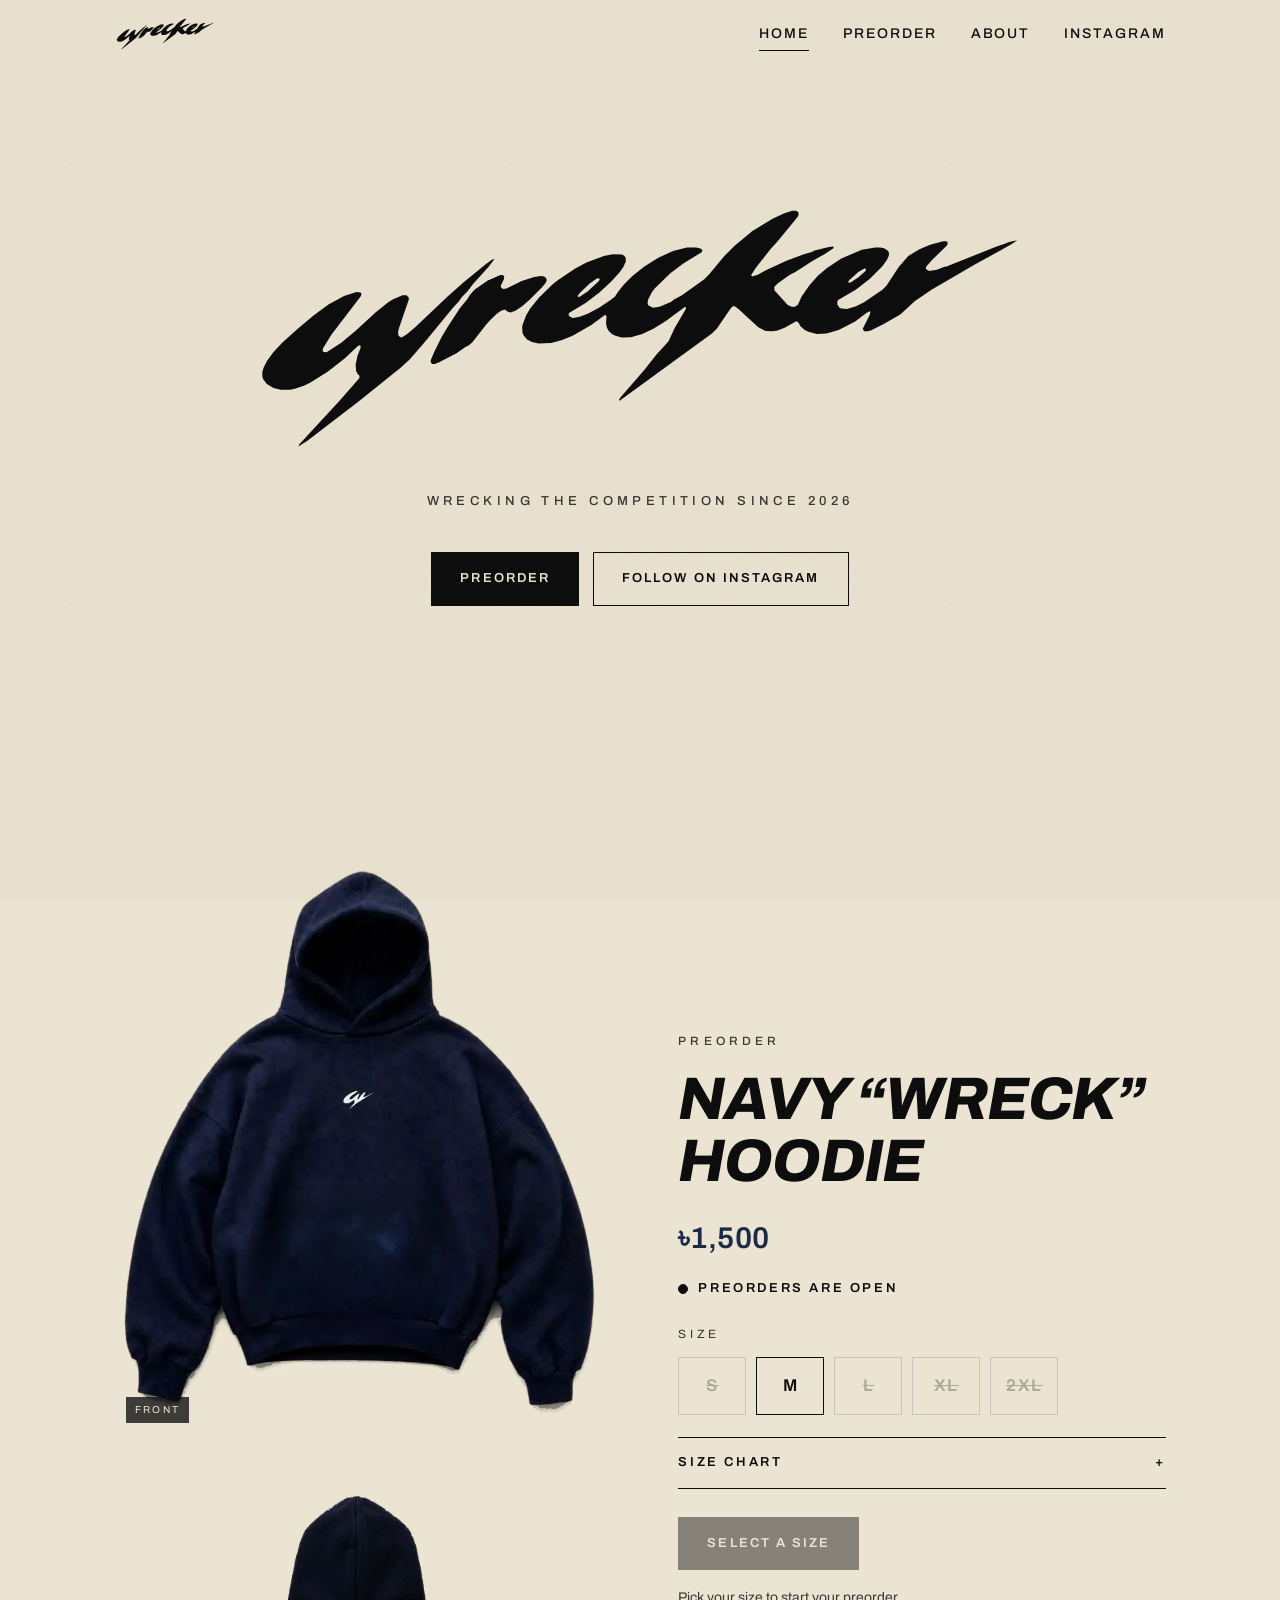
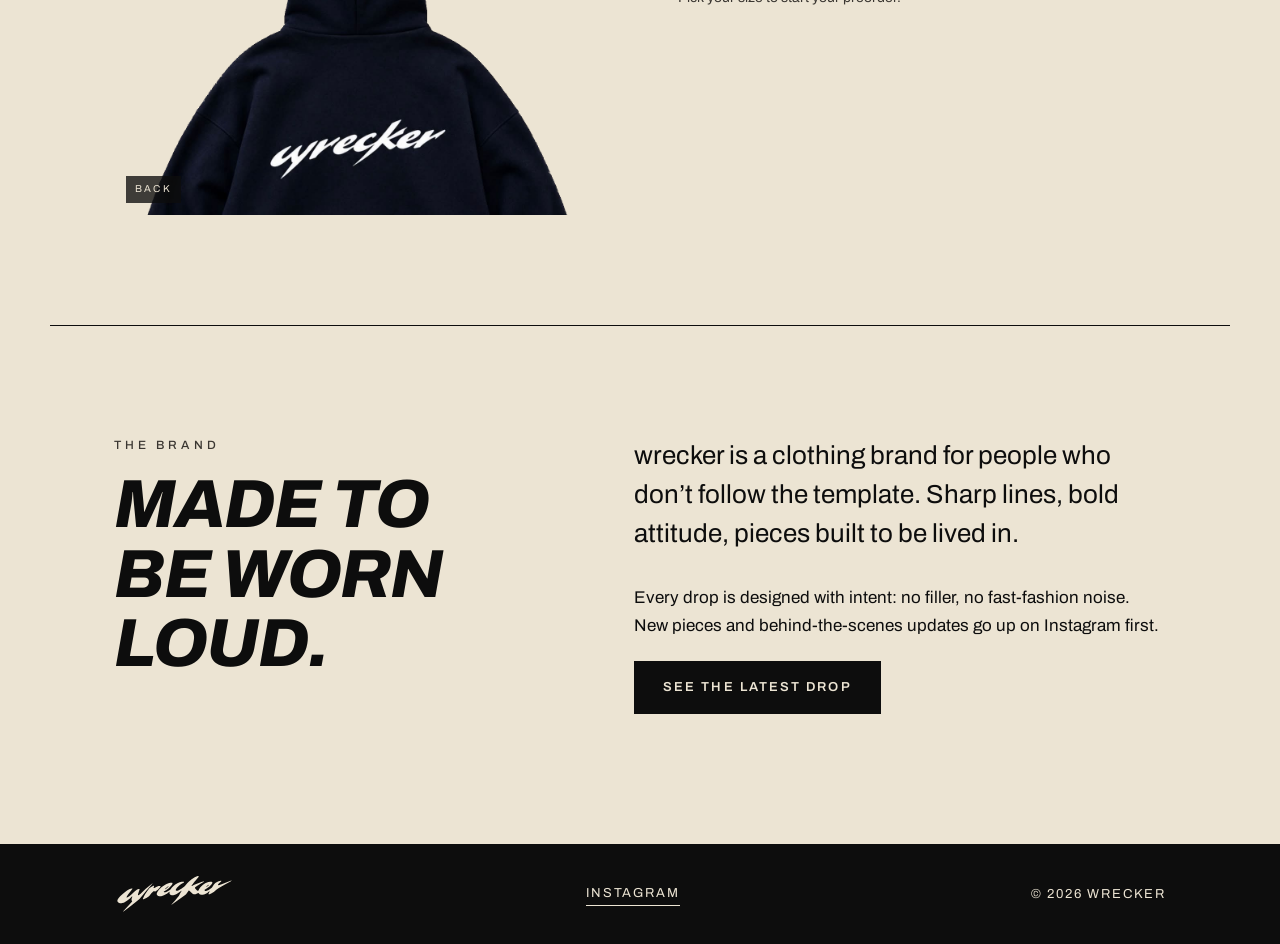
<file: index (18).html>
<!doctype html>
<html lang="en">
<head>
  <meta charset="utf-8" />
  <meta name="viewport" content="width=device-width, initial-scale=1" />
  <title>wrecker</title>
  <meta name="description" content="wrecker, a clothing brand. Follow us on Instagram." />
  <meta name="theme-color" content="#ece4d3" />
  <link rel="icon" href="wrecker-icon.svg" type="image/svg+xml" />
  <link rel="stylesheet" href="wrecker.css" />
</head>
<body>
  <svg width="0" height="0" style="position:absolute" aria-hidden="true" focusable="false"><symbol id="wm" viewBox="0 0 448.00 147.75"><path fill-rule="evenodd" d="M171.50 45.50 L170.25 44.50 L168.50 44.25 L164.75 44.75 L157.75 47.00 L149.25 51.25 L147.25 51.50 L146.25 50.75 L146.00 49.75 L147.75 46.00 L148.00 44.50 L147.25 43.75 L145.75 43.75 L138.75 46.75 L131.50 51.75 L129.00 54.50 L127.25 57.25 L123.00 62.50 L116.00 73.25 L112.75 78.75 L108.75 86.75 L106.75 91.50 L107.00 93.00 L107.75 93.50 L109.00 93.50 L111.25 92.75 L121.25 87.50 L126.25 84.00 L128.25 83.00 L130.25 81.25 L138.00 71.25 L141.00 68.00 L144.00 65.25 L146.25 63.75 L148.25 63.00 L150.00 64.25 L151.50 64.75 L154.25 63.75 L158.00 61.25 L162.00 57.75 L168.75 51.00 L171.00 48.25 L171.75 46.75ZM142.50 34.75 L141.25 35.00 L137.75 37.50 L125.25 47.75 L116.25 55.75 L98.25 72.75 L93.25 77.00 L90.75 78.50 L89.75 78.50 L88.75 77.50 L88.50 75.75 L89.00 73.50 L94.50 57.50 L94.50 56.25 L93.25 55.00 L91.00 55.00 L85.75 57.25 L83.00 59.00 L76.00 64.50 L65.25 74.50 L56.50 81.75 L48.50 87.00 L46.75 86.75 L46.25 86.00 L46.50 84.75 L51.25 77.00 L67.75 55.50 L68.00 54.00 L67.50 53.50 L65.25 53.25 L58.25 55.50 L49.50 60.25 L41.00 66.50 L32.00 74.00 L23.75 81.50 L18.75 86.75 L15.25 91.50 L13.25 95.50 L12.50 98.00 L12.50 100.50 L13.00 102.00 L15.00 104.75 L18.75 107.00 L22.75 108.00 L27.75 108.00 L30.25 107.50 L35.75 105.75 L39.25 104.00 L49.25 97.75 L58.75 90.25 L66.00 83.50 L67.00 83.00 L67.50 83.25 L67.50 84.50 L65.75 89.00 L64.75 94.00 L65.00 97.25 L65.75 99.00 L66.75 100.00 L67.00 101.25 L56.25 113.50 L33.25 138.50 L32.75 139.75 L37.75 136.50 L66.75 114.25 L89.75 95.75 L95.00 91.00 L103.50 81.25 L119.25 62.00 L122.50 58.50 L124.25 56.00 L127.25 53.00 L130.50 48.75 L139.25 39.00ZM435.25 24.25 L430.75 25.25 L423.75 27.75 L395.25 39.00 L394.50 39.00 L390.25 40.75 L386.00 41.50 L384.25 40.50 L384.00 40.00 L384.25 39.00 L387.25 35.50 L395.75 27.25 L396.25 26.50 L396.25 25.25 L395.50 24.75 L393.75 24.75 L386.50 26.75 L380.50 29.25 L374.25 33.00 L369.00 39.00 L362.00 49.75 L359.75 52.00 L349.50 59.00 L345.00 61.25 L340.00 62.75 L336.75 62.50 L335.75 62.00 L334.50 60.25 L334.50 58.50 L335.00 57.75 L345.00 51.75 L352.75 45.75 L359.75 38.75 L362.25 35.25 L363.25 33.25 L363.50 31.75 L363.00 30.25 L360.75 28.75 L358.50 28.25 L355.75 28.25 L348.25 29.50 L336.75 34.50 L328.75 39.75 L323.75 44.00 L319.00 49.25 L314.50 55.75 L312.50 60.25 L310.75 61.50 L309.00 61.50 L306.75 60.50 L299.25 52.25 L299.25 50.25 L301.25 48.25 L307.75 43.75 L311.00 42.00 L321.00 35.50 L327.75 31.75 L332.50 28.50 L332.25 27.75 L329.75 28.00 L321.75 30.00 L320.25 30.75 L315.75 32.00 L306.00 35.75 L294.50 41.00 L290.00 43.50 L286.75 44.50 L286.25 43.75 L289.00 39.50 L297.25 29.00 L300.75 25.25 L312.25 11.25 L312.75 10.25 L312.75 8.75 L311.50 7.75 L309.25 7.75 L304.50 9.25 L298.25 12.25 L286.75 19.25 L277.00 27.25 L271.25 33.00 L262.75 43.25 L260.00 46.00 L247.50 55.00 L243.25 57.25 L241.25 58.75 L235.00 61.50 L231.25 62.00 L228.75 60.75 L228.25 59.75 L228.50 57.50 L230.75 53.25 L232.50 51.00 L241.00 42.75 L248.25 37.25 L258.50 31.00 L259.00 30.00 L258.25 29.00 L255.50 28.25 L250.25 28.25 L242.50 30.25 L234.25 34.00 L226.25 39.00 L219.75 44.25 L215.00 49.00 L211.75 53.00 L210.00 55.75 L207.50 57.75 L201.50 61.75 L195.00 65.25 L190.25 67.00 L186.50 67.75 L185.00 67.25 L184.00 66.25 L184.25 65.00 L193.75 59.25 L201.25 53.50 L207.75 47.50 L212.75 42.00 L214.75 39.00 L216.00 36.25 L216.00 34.00 L215.00 32.75 L213.75 32.25 L208.75 32.00 L203.75 33.00 L194.00 36.75 L187.50 40.25 L177.75 46.75 L175.25 48.75 L167.50 56.25 L162.50 62.50 L160.25 66.25 L158.25 71.50 L158.00 73.25 L158.25 76.25 L159.00 77.75 L160.75 79.75 L163.50 81.25 L167.25 82.00 L174.25 81.75 L180.00 80.25 L186.25 77.75 L196.75 71.75 L204.50 66.00 L205.25 66.75 L205.00 71.00 L205.50 73.25 L206.50 75.00 L208.25 76.75 L210.25 77.75 L213.75 78.75 L219.00 78.50 L225.25 76.75 L231.50 73.75 L238.50 69.50 L249.25 61.50 L249.75 62.00 L249.50 63.00 L243.50 73.25 L240.00 80.75 L233.00 88.50 L226.50 96.75 L213.25 112.00 L212.25 113.50 L212.25 114.00 L212.75 114.00 L264.25 76.50 L267.00 73.75 L274.75 62.50 L276.00 61.25 L277.00 61.25 L279.50 63.00 L290.25 73.00 L294.25 75.00 L298.25 75.25 L301.00 74.75 L305.00 73.25 L311.25 69.75 L312.00 69.75 L313.00 70.75 L313.75 72.25 L316.25 74.50 L318.25 75.50 L323.00 76.75 L328.50 76.50 L335.25 74.50 L344.50 69.75 L350.75 65.00 L352.75 64.00 L353.00 64.25 L352.75 65.75 L348.75 73.75 L349.50 75.25 L351.50 75.25 L353.25 74.75 L360.75 71.00 L369.75 65.75 L378.00 58.25 L387.25 52.00 L411.50 37.75 L432.00 26.50ZM201.50 45.75 L201.00 47.00 L194.50 53.00 L190.00 56.00 L189.00 55.75 L190.00 54.00 L195.50 48.75 L200.00 45.50ZM350.50 40.25 L350.50 41.00 L350.00 41.75 L346.50 44.75 L341.75 48.00 L340.50 47.75 L341.00 46.75 L346.25 42.00 L349.75 40.00Z"/></symbol></svg>

  <header class="site-header">
    <div class="inner">
      <a class="brand" href="/" aria-label="wrecker, home"><svg class="logo" viewBox="0 0 448.00 147.75" aria-hidden="true" focusable="false"><use href="#wm"/></svg></a>
      <nav class="nav" aria-label="Main">
        <a class="nav-home" href="/" aria-current="page">Home</a>
        <a href="#preorder">Preorder</a>
        <a href="/our-story">About</a>
        <a href="https://www.instagram.com/wrecker.co/" target="_blank" rel="noopener">Instagram</a>
      </nav>
    </div>
  </header>

  <main>
    <section class="hero">
      <div>
        <h1 class="wordmark"><span class="visually-hidden" style="position:absolute;width:1px;height:1px;overflow:hidden;clip:rect(0 0 0 0)">wrecker</span><svg class="logo" viewBox="0 0 448.00 147.75" aria-hidden="true" focusable="false" style="margin:0 auto"><use href="#wm"/></svg></h1>
        <p class="tagline">Wrecking The Competition Since 2026</p>
        <div class="actions">
          <a class="btn" href="#preorder">Preorder</a>
          <a class="btn ghost" href="https://www.instagram.com/wrecker.co/" target="_blank" rel="noopener">Follow on Instagram</a>
        </div>
      </div>
    </section>

    <section class="section" id="preorder">
      <div class="po-grid">
        <div class="po-gallery" aria-label="Navy Wreck hoodie photos">
          <figure class="po-photo">
            <img src="hoodie-front.png" alt="Front view of the navy Wreck hoodie" loading="eager">
            <figcaption>FRONT</figcaption>
          </figure>
          <figure class="po-photo po-photo-back">
            <img src="hoodie-back.png" alt="Back view of the navy Wreck hoodie" loading="lazy">
            <figcaption>BACK</figcaption>
          </figure>
        </div>
        <div class="po-info">
          <p class="eyebrow">Preorder</p>
          <h2>Navy &ldquo;Wreck&rdquo; Hoodie</h2>
          <p class="po-price">৳1,500</p>
          <p class="po-status" id="po-status"><span class="po-dot" aria-hidden="true"></span><span>Preorders open soon</span></p>

          <fieldset class="sizes">
            <legend>Size</legend>
            <div class="size-row">
              <input type="radio" name="size" id="size-s" value="S" disabled><label for="size-s" aria-disabled="true">S</label>
              <input type="radio" name="size" id="size-m" value="M"><label for="size-m">M</label>
              <input type="radio" name="size" id="size-l" value="L" disabled><label for="size-l" aria-disabled="true">L</label>
              <input type="radio" name="size" id="size-xl" value="XL" disabled><label for="size-xl" aria-disabled="true">XL</label>
              <input type="radio" name="size" id="size-2xl" value="2XL" disabled><label for="size-2xl" aria-disabled="true">2XL</label>
            </div>
          </fieldset>

          <details class="chart">
            <summary>Size chart</summary>
            <!-- TODO: replace this with the real sizing chart -->
            <p class="chart-body">The size chart will be posted here soon.</p>
          </details>

          <a class="btn" id="po-btn" href="https://ig.me/m/wrecker.co" target="_blank" rel="noopener" aria-disabled="true">Select a size</a>
          <p class="po-note" id="po-note">Preorders are taken through Instagram messages.</p>
        </div>
      </div>
    </section>

    <section class="section">
      <div class="two-col">
        <div>
          <p class="eyebrow">The brand</p>
          <h2>Made to be worn loud.</h2>
        </div>
        <div>
          <!-- TODO: replace with the real brand description -->
          <p class="lead">wrecker is a clothing brand for people who don’t follow the template. Sharp lines, bold attitude, pieces built to be lived in.</p>
          <p>Every drop is designed with intent: no filler, no fast-fashion noise. New pieces and behind-the-scenes updates go up on Instagram first.</p>
          <p><a class="btn" href="https://www.instagram.com/wrecker.co/" target="_blank" rel="noopener">See the latest drop</a></p>
        </div>
      </div>
    </section>
  </main>

  <footer class="site-footer">
    <div class="inner">
      <a class="brand" href="/" aria-label="wrecker, home"><svg class="logo" viewBox="0 0 448.00 147.75" aria-hidden="true" focusable="false"><use href="#wm"/></svg></a>
      <a href="https://www.instagram.com/wrecker.co/" target="_blank" rel="noopener">Instagram</a>
      <span>&copy; <span id="year">2026</span> wrecker</span>
    </div>
  </footer>

  <script>
    document.getElementById("year").textContent = new Date().getFullYear();

    /* ---- preorder ---- */
    (function () {
      var OPEN_AT = new Date("2026-11-06T00:00:00+06:00"); // EDIT: when preorders open (Bangladesh time, +06:00)
      var DM = "https://ig.me/m/wrecker.co";
      var btn = document.getElementById("po-btn");
      var status = document.getElementById("po-status");
      var statusText = status.querySelector("span:last-child");
      var note = document.getElementById("po-note");
      var size = "";
      var when = OPEN_AT.toLocaleString("en-GB", { timeZone: "Asia/Dhaka", weekday: "short", day: "numeric", month: "short", hour: "numeric", minute: "2-digit", hour12: true }) + " (Dhaka time)";
      function two(n) { return n < 10 ? "0" + n : "" + n; }
      function message() { return "Hi wrecker! I\u2019d like to preorder the Navy \u201cWreck\u201d Hoodie in size " + size + ". Price: ৳1,500."; }
      function render() {
        var ms = OPEN_AT.getTime() - Date.now();
        var open = ms <= 0;
        status.classList.toggle("open", open);
        if (open) {
          statusText.textContent = "Preorders are open";
          note.textContent = size ? "Tap the button to message us on Instagram. Your order message is copied, so paste it into the chat and send." : "Pick your size to start your preorder.";
        } else {
          var s = Math.floor(ms / 1000), d = Math.floor(s / 86400);
          statusText.textContent = "Opens in " + (d ? d + "d " : "") + two(Math.floor(s % 86400 / 3600)) + ":" + two(Math.floor(s % 3600 / 60)) + ":" + two(s % 60);
          note.textContent = "Preorders open " + when + ". Pick your size now so you are ready.";
        }
        btn.setAttribute("aria-disabled", open && size ? "false" : "true");
        btn.textContent = !open ? "Opens soon" : size ? "Preorder size " + size + " on Instagram" : "Select a size";
      }
      Array.prototype.forEach.call(document.querySelectorAll('input[name="size"]'), function (r) {
        r.addEventListener("change", function () { size = r.value; render(); });
      });
      btn.addEventListener("click", function (e) {
        if (btn.getAttribute("aria-disabled") === "true") { e.preventDefault(); return; }
        try { navigator.clipboard.writeText(message()).catch(function () {}); } catch (err) {}
      });
      render();
      setInterval(render, 1000);
    })();
  </script>
</body>
</html>
</file>
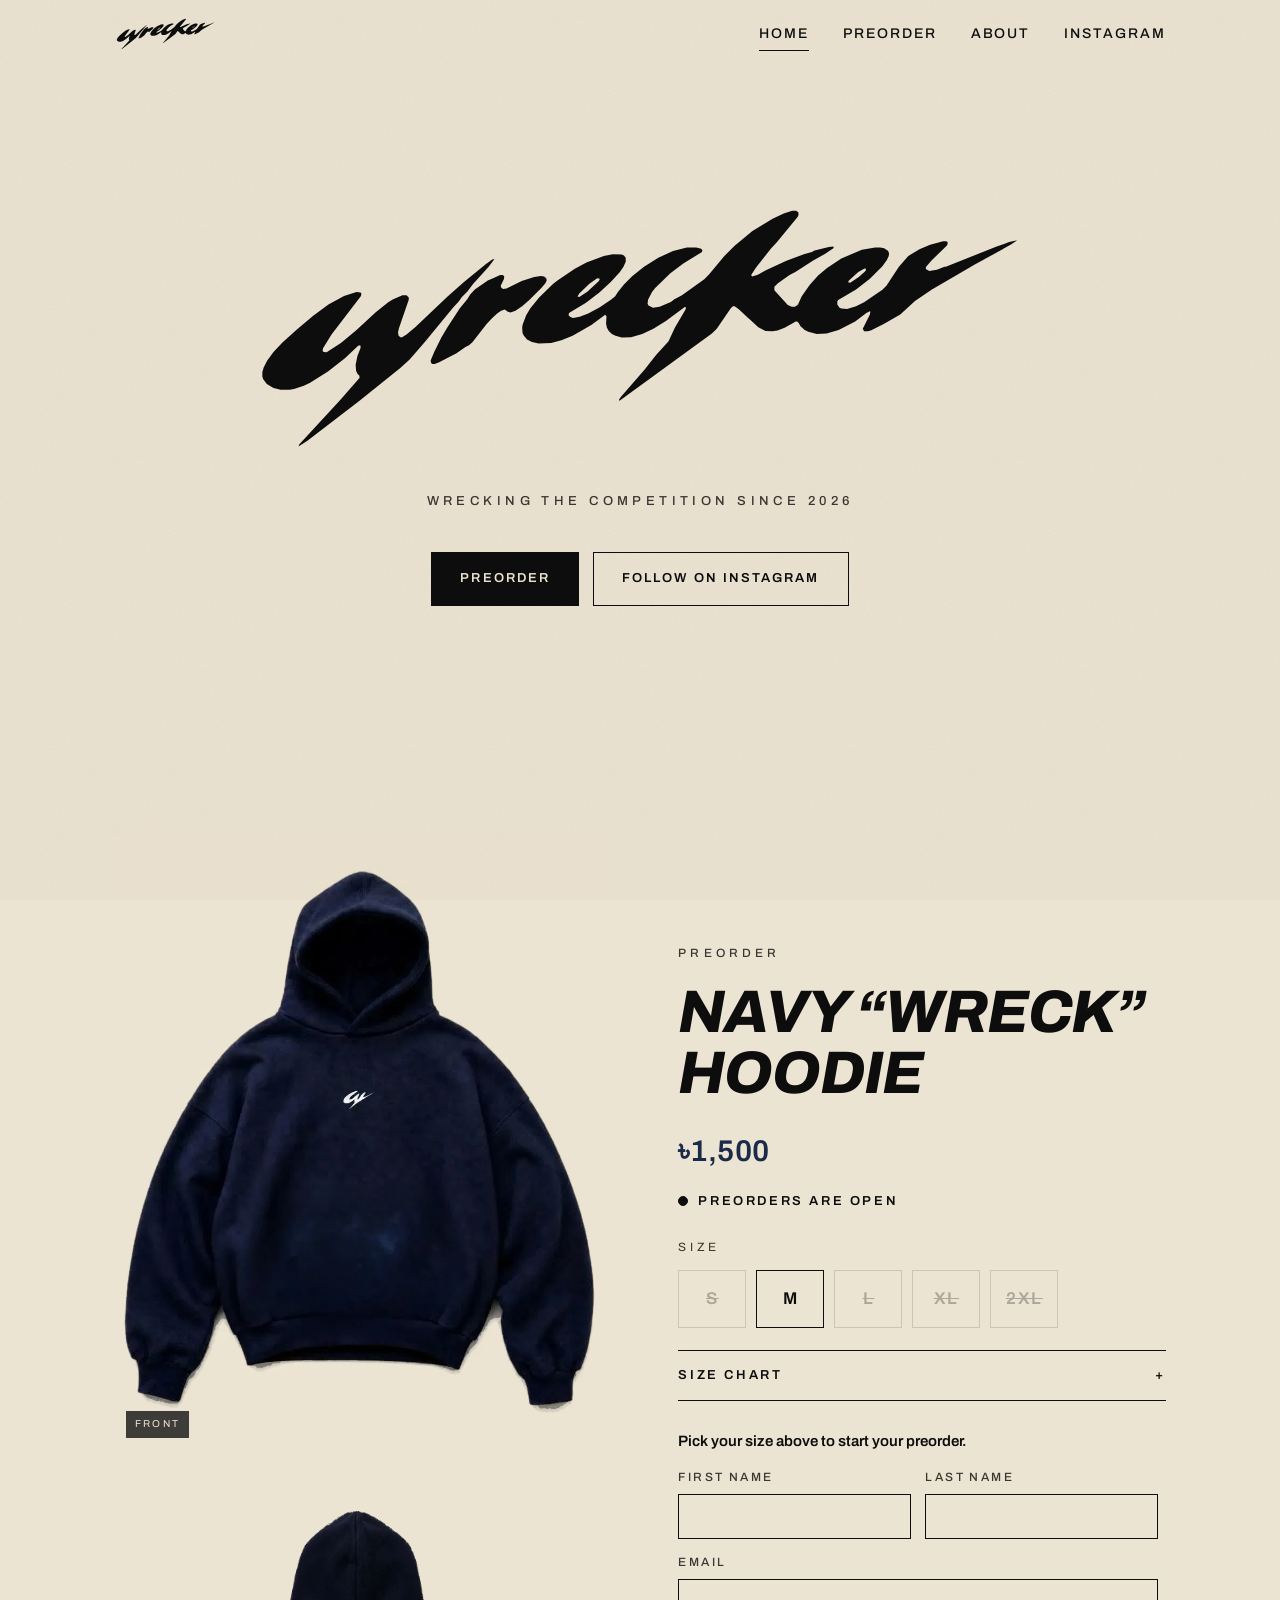
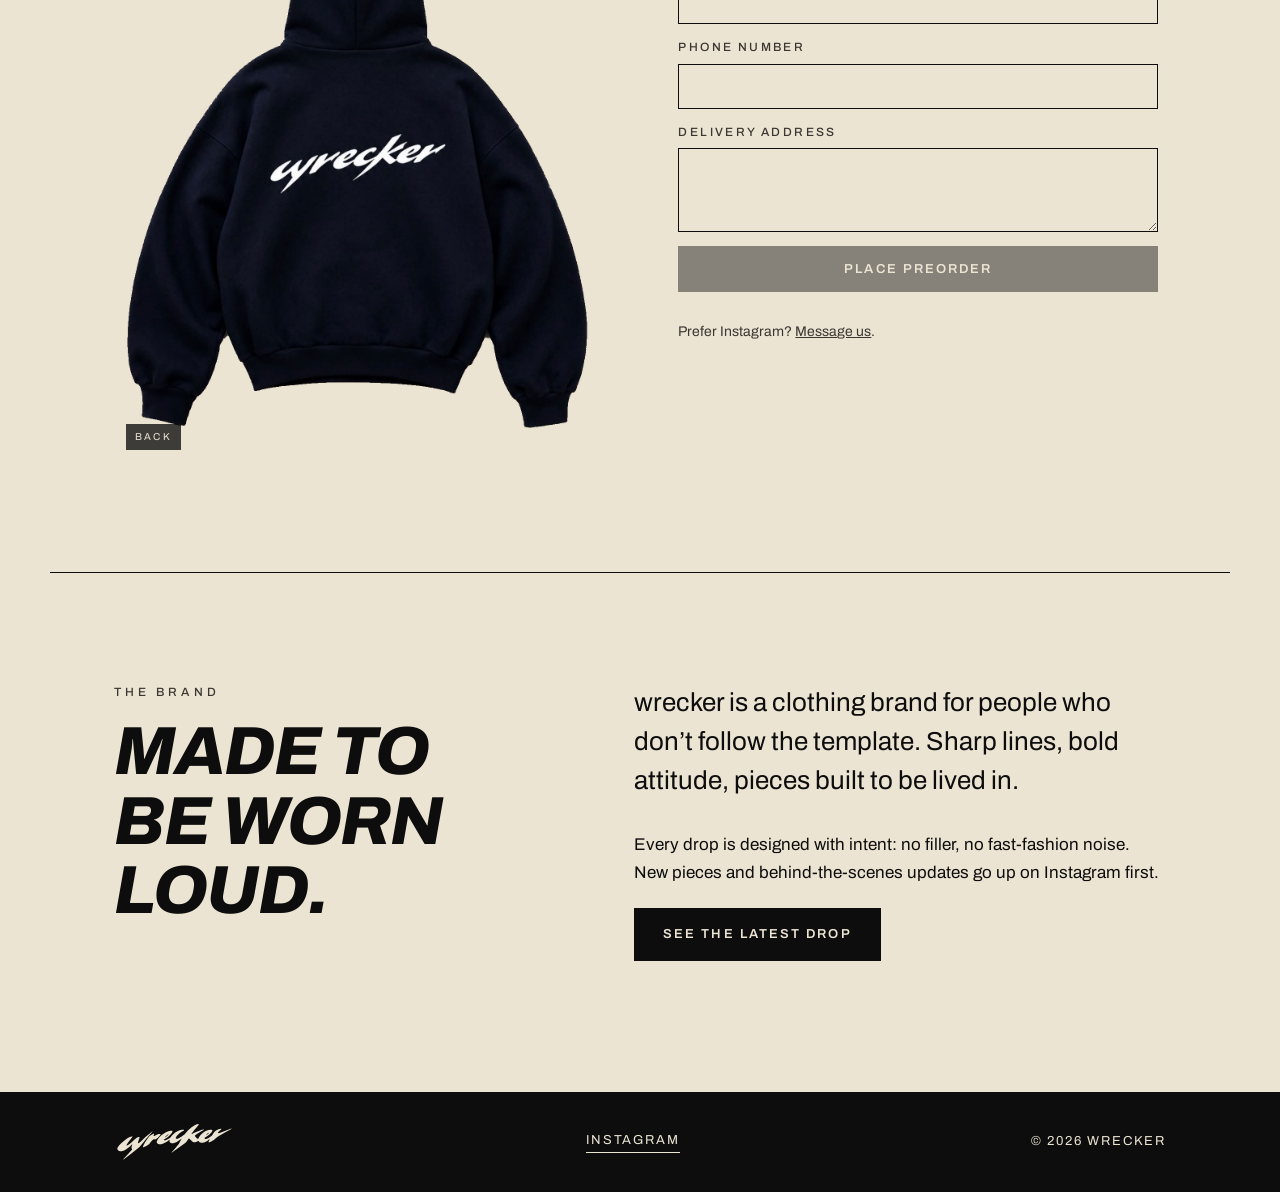
<file: index (20).html>
<!doctype html>
<html lang="en">
<head>
  <meta charset="utf-8" />
  <meta name="viewport" content="width=device-width, initial-scale=1" />
  <title>wrecker</title>
  <meta name="description" content="wrecker, a clothing brand. Follow us on Instagram." />
  <meta name="theme-color" content="#ece4d3" />
  <link rel="icon" href="wrecker-icon.svg" type="image/svg+xml" />
  <link rel="stylesheet" href="wrecker.css" />
  <style>
    /* ---- photo fix: show each whole photo, no cropping ---- */
    .po-photo, .po-photo-back { aspect-ratio: auto !important; height: auto !important; overflow: visible !important; }
    .po-photo img { width: 100% !important; height: auto !important; object-fit: contain !important; display: block; }

    /* ---- order form ---- */
    #order-form { margin-top: 8px; display: grid; gap: 14px; max-width: 480px; }
    #order-form .row { display: grid; grid-template-columns: 1fr 1fr; gap: 14px; }
    #order-form label { display: grid; gap: 6px; font-size: 12px; font-weight: 500; letter-spacing: 0.2em; text-transform: uppercase; color: var(--ink-soft); }
    #order-form input[type="text"], #order-form input[type="email"], #order-form input[type="tel"], #order-form textarea {
      font-family: var(--font-body); font-size: 16px; letter-spacing: normal; text-transform: none; color: var(--ink);
      padding: 13px 14px; border: 1.5px solid var(--ink); border-radius: 0; background: transparent; width: 100%;
    }
    #order-form textarea { min-height: 84px; resize: vertical; }
    #order-form .btn { cursor: pointer; width: 100%; }
    #order-form .btn[disabled] { opacity: 0.45; cursor: not-allowed; }
    #order-form .btn[disabled]:hover { transform: none; background: var(--ink); color: var(--cream); }
    #order-summary { margin: 0; font-size: 15px; font-weight: 600; }
    #order-msg { margin: 0; font-size: 14px; color: var(--ink-soft); }
    #order-msg.err { color: #a11; }
    #order-done { margin-top: 8px; padding: 20px; border: 1.5px solid var(--ink); max-width: 480px; }
    #order-done p { margin: 8px 0 0; }
    .po-dm { margin: 14px 0 0; font-size: 14px; color: var(--ink-soft); }
    @media (max-width: 480px) { #order-form .row { grid-template-columns: 1fr; } }
  </style>
</head>
<body>
  <svg width="0" height="0" style="position:absolute" aria-hidden="true" focusable="false"><symbol id="wm" viewBox="0 0 448.00 147.75"><path fill-rule="evenodd" d="M171.50 45.50 L170.25 44.50 L168.50 44.25 L164.75 44.75 L157.75 47.00 L149.25 51.25 L147.25 51.50 L146.25 50.75 L146.00 49.75 L147.75 46.00 L148.00 44.50 L147.25 43.75 L145.75 43.75 L138.75 46.75 L131.50 51.75 L129.00 54.50 L127.25 57.25 L123.00 62.50 L116.00 73.25 L112.75 78.75 L108.75 86.75 L106.75 91.50 L107.00 93.00 L107.75 93.50 L109.00 93.50 L111.25 92.75 L121.25 87.50 L126.25 84.00 L128.25 83.00 L130.25 81.25 L138.00 71.25 L141.00 68.00 L144.00 65.25 L146.25 63.75 L148.25 63.00 L150.00 64.25 L151.50 64.75 L154.25 63.75 L158.00 61.25 L162.00 57.75 L168.75 51.00 L171.00 48.25 L171.75 46.75ZM142.50 34.75 L141.25 35.00 L137.75 37.50 L125.25 47.75 L116.25 55.75 L98.25 72.75 L93.25 77.00 L90.75 78.50 L89.75 78.50 L88.75 77.50 L88.50 75.75 L89.00 73.50 L94.50 57.50 L94.50 56.25 L93.25 55.00 L91.00 55.00 L85.75 57.25 L83.00 59.00 L76.00 64.50 L65.25 74.50 L56.50 81.75 L48.50 87.00 L46.75 86.75 L46.25 86.00 L46.50 84.75 L51.25 77.00 L67.75 55.50 L68.00 54.00 L67.50 53.50 L65.25 53.25 L58.25 55.50 L49.50 60.25 L41.00 66.50 L32.00 74.00 L23.75 81.50 L18.75 86.75 L15.25 91.50 L13.25 95.50 L12.50 98.00 L12.50 100.50 L13.00 102.00 L15.00 104.75 L18.75 107.00 L22.75 108.00 L27.75 108.00 L30.25 107.50 L35.75 105.75 L39.25 104.00 L49.25 97.75 L58.75 90.25 L66.00 83.50 L67.00 83.00 L67.50 83.25 L67.50 84.50 L65.75 89.00 L64.75 94.00 L65.00 97.25 L65.75 99.00 L66.75 100.00 L67.00 101.25 L56.25 113.50 L33.25 138.50 L32.75 139.75 L37.75 136.50 L66.75 114.25 L89.75 95.75 L95.00 91.00 L103.50 81.25 L119.25 62.00 L122.50 58.50 L124.25 56.00 L127.25 53.00 L130.50 48.75 L139.25 39.00ZM435.25 24.25 L430.75 25.25 L423.75 27.75 L395.25 39.00 L394.50 39.00 L390.25 40.75 L386.00 41.50 L384.25 40.50 L384.00 40.00 L384.25 39.00 L387.25 35.50 L395.75 27.25 L396.25 26.50 L396.25 25.25 L395.50 24.75 L393.75 24.75 L386.50 26.75 L380.50 29.25 L374.25 33.00 L369.00 39.00 L362.00 49.75 L359.75 52.00 L349.50 59.00 L345.00 61.25 L340.00 62.75 L336.75 62.50 L335.75 62.00 L334.50 60.25 L334.50 58.50 L335.00 57.75 L345.00 51.75 L352.75 45.75 L359.75 38.75 L362.25 35.25 L363.25 33.25 L363.50 31.75 L363.00 30.25 L360.75 28.75 L358.50 28.25 L355.75 28.25 L348.25 29.50 L336.75 34.50 L328.75 39.75 L323.75 44.00 L319.00 49.25 L314.50 55.75 L312.50 60.25 L310.75 61.50 L309.00 61.50 L306.75 60.50 L299.25 52.25 L299.25 50.25 L301.25 48.25 L307.75 43.75 L311.00 42.00 L321.00 35.50 L327.75 31.75 L332.50 28.50 L332.25 27.75 L329.75 28.00 L321.75 30.00 L320.25 30.75 L315.75 32.00 L306.00 35.75 L294.50 41.00 L290.00 43.50 L286.75 44.50 L286.25 43.75 L289.00 39.50 L297.25 29.00 L300.75 25.25 L312.25 11.25 L312.75 10.25 L312.75 8.75 L311.50 7.75 L309.25 7.75 L304.50 9.25 L298.25 12.25 L286.75 19.25 L277.00 27.25 L271.25 33.00 L262.75 43.25 L260.00 46.00 L247.50 55.00 L243.25 57.25 L241.25 58.75 L235.00 61.50 L231.25 62.00 L228.75 60.75 L228.25 59.75 L228.50 57.50 L230.75 53.25 L232.50 51.00 L241.00 42.75 L248.25 37.25 L258.50 31.00 L259.00 30.00 L258.25 29.00 L255.50 28.25 L250.25 28.25 L242.50 30.25 L234.25 34.00 L226.25 39.00 L219.75 44.25 L215.00 49.00 L211.75 53.00 L210.00 55.75 L207.50 57.75 L201.50 61.75 L195.00 65.25 L190.25 67.00 L186.50 67.75 L185.00 67.25 L184.00 66.25 L184.25 65.00 L193.75 59.25 L201.25 53.50 L207.75 47.50 L212.75 42.00 L214.75 39.00 L216.00 36.25 L216.00 34.00 L215.00 32.75 L213.75 32.25 L208.75 32.00 L203.75 33.00 L194.00 36.75 L187.50 40.25 L177.75 46.75 L175.25 48.75 L167.50 56.25 L162.50 62.50 L160.25 66.25 L158.25 71.50 L158.00 73.25 L158.25 76.25 L159.00 77.75 L160.75 79.75 L163.50 81.25 L167.25 82.00 L174.25 81.75 L180.00 80.25 L186.25 77.75 L196.75 71.75 L204.50 66.00 L205.25 66.75 L205.00 71.00 L205.50 73.25 L206.50 75.00 L208.25 76.75 L210.25 77.75 L213.75 78.75 L219.00 78.50 L225.25 76.75 L231.50 73.75 L238.50 69.50 L249.25 61.50 L249.75 62.00 L249.50 63.00 L243.50 73.25 L240.00 80.75 L233.00 88.50 L226.50 96.75 L213.25 112.00 L212.25 113.50 L212.25 114.00 L212.75 114.00 L264.25 76.50 L267.00 73.75 L274.75 62.50 L276.00 61.25 L277.00 61.25 L279.50 63.00 L290.25 73.00 L294.25 75.00 L298.25 75.25 L301.00 74.75 L305.00 73.25 L311.25 69.75 L312.00 69.75 L313.00 70.75 L313.75 72.25 L316.25 74.50 L318.25 75.50 L323.00 76.75 L328.50 76.50 L335.25 74.50 L344.50 69.75 L350.75 65.00 L352.75 64.00 L353.00 64.25 L352.75 65.75 L348.75 73.75 L349.50 75.25 L351.50 75.25 L353.25 74.75 L360.75 71.00 L369.75 65.75 L378.00 58.25 L387.25 52.00 L411.50 37.75 L432.00 26.50ZM201.50 45.75 L201.00 47.00 L194.50 53.00 L190.00 56.00 L189.00 55.75 L190.00 54.00 L195.50 48.75 L200.00 45.50ZM350.50 40.25 L350.50 41.00 L350.00 41.75 L346.50 44.75 L341.75 48.00 L340.50 47.75 L341.00 46.75 L346.25 42.00 L349.75 40.00Z"/></symbol></svg>

  <header class="site-header">
    <div class="inner">
      <a class="brand" href="/" aria-label="wrecker, home"><svg class="logo" viewBox="0 0 448.00 147.75" aria-hidden="true" focusable="false"><use href="#wm"/></svg></a>
      <nav class="nav" aria-label="Main">
        <a class="nav-home" href="/" aria-current="page">Home</a>
        <a href="#preorder">Preorder</a>
        <a href="/our-story">About</a>
        <a href="https://www.instagram.com/wrecker.co/" target="_blank" rel="noopener">Instagram</a>
      </nav>
    </div>
  </header>

  <main>
    <section class="hero">
      <div>
        <h1 class="wordmark"><span class="visually-hidden" style="position:absolute;width:1px;height:1px;overflow:hidden;clip:rect(0 0 0 0)">wrecker</span><svg class="logo" viewBox="0 0 448.00 147.75" aria-hidden="true" focusable="false" style="margin:0 auto"><use href="#wm"/></svg></h1>
        <p class="tagline">Wrecking The Competition Since 2026</p>
        <div class="actions">
          <a class="btn" href="#preorder">Preorder</a>
          <a class="btn ghost" href="https://www.instagram.com/wrecker.co/" target="_blank" rel="noopener">Follow on Instagram</a>
        </div>
      </div>
    </section>

    <section class="section" id="preorder">
      <div class="po-grid">
        <div class="po-gallery" aria-label="Navy Wreck hoodie photos">
          <figure class="po-photo">
            <img src="hoodie-front.png" alt="Front view of the navy Wreck hoodie" loading="eager">
            <figcaption>FRONT</figcaption>
          </figure>
          <figure class="po-photo po-photo-back">
            <img src="hoodie-back.png" alt="Back view of the navy Wreck hoodie" loading="lazy">
            <figcaption>BACK</figcaption>
          </figure>
        </div>
        <div class="po-info">
          <p class="eyebrow">Preorder</p>
          <h2>Navy &ldquo;Wreck&rdquo; Hoodie</h2>
          <p class="po-price">৳1,500</p>
          <p class="po-status" id="po-status"><span class="po-dot" aria-hidden="true"></span><span>Preorders open soon</span></p>

          <fieldset class="sizes">
            <legend>Size</legend>
            <div class="size-row">
              <input type="radio" name="size" id="size-s" value="S" disabled><label for="size-s" aria-disabled="true">S</label>
              <input type="radio" name="size" id="size-m" value="M"><label for="size-m">M</label>
              <input type="radio" name="size" id="size-l" value="L" disabled><label for="size-l" aria-disabled="true">L</label>
              <input type="radio" name="size" id="size-xl" value="XL" disabled><label for="size-xl" aria-disabled="true">XL</label>
              <input type="radio" name="size" id="size-2xl" value="2XL" disabled><label for="size-2xl" aria-disabled="true">2XL</label>
            </div>
          </fieldset>

          <details class="chart">
            <summary>Size chart</summary>
            <!-- TODO: replace this with the real sizing chart -->
            <p class="chart-body">The size chart will be posted here soon.</p>
          </details>

          <form id="order-form">
            <p id="order-summary">Pick your size above to start your preorder.</p>
            <div class="row">
              <label>First name<input type="text" name="first_name" required autocomplete="given-name"></label>
              <label>Last name<input type="text" name="last_name" required autocomplete="family-name"></label>
            </div>
            <label>Email<input type="email" name="email" required autocomplete="email"></label>
            <label>Phone number<input type="tel" name="phone" required autocomplete="tel"></label>
            <label>Delivery address<textarea name="address" required autocomplete="street-address"></textarea></label>
            <input type="checkbox" name="botcheck" tabindex="-1" autocomplete="off" style="display:none">
            <button type="submit" class="btn" id="order-submit" disabled>Place preorder</button>
            <p id="order-msg" role="status"></p>
          </form>
          <p class="po-dm">Prefer Instagram? <a href="https://ig.me/m/wrecker.co" target="_blank" rel="noopener">Message us</a>.</p>
        </div>
      </div>
    </section>

    <section class="section">
      <div class="two-col">
        <div>
          <p class="eyebrow">The brand</p>
          <h2>Made to be worn loud.</h2>
        </div>
        <div>
          <!-- TODO: replace with the real brand description -->
          <p class="lead">wrecker is a clothing brand for people who don’t follow the template. Sharp lines, bold attitude, pieces built to be lived in.</p>
          <p>Every drop is designed with intent: no filler, no fast-fashion noise. New pieces and behind-the-scenes updates go up on Instagram first.</p>
          <p><a class="btn" href="https://www.instagram.com/wrecker.co/" target="_blank" rel="noopener">See the latest drop</a></p>
        </div>
      </div>
    </section>
  </main>

  <footer class="site-footer">
    <div class="inner">
      <a class="brand" href="/" aria-label="wrecker, home"><svg class="logo" viewBox="0 0 448.00 147.75" aria-hidden="true" focusable="false"><use href="#wm"/></svg></a>
      <a href="https://www.instagram.com/wrecker.co/" target="_blank" rel="noopener">Instagram</a>
      <span>&copy; <span id="year">2026</span> wrecker</span>
    </div>
  </footer>

  <script>
    document.getElementById("year").textContent = new Date().getFullYear();

    /* ---- preorder ---- */
    (function () {
      var ACCESS_KEY = "PASTE_WEB3FORMS_ACCESS_KEY_HERE"; // EDIT: your Web3Forms access key
      var OPEN_AT = new Date("2026-11-06T00:00:00+06:00"); // when preorders open (Bangladesh time, +06:00)

      var form = document.getElementById("order-form");
      var submit = document.getElementById("order-submit");
      var summary = document.getElementById("order-summary");
      var msg = document.getElementById("order-msg");
      var status = document.getElementById("po-status");
      var statusText = status.querySelector("span:last-child");
      var size = "";
      var sending = false;

      function two(n) { return n < 10 ? "0" + n : "" + n; }
      function isOpen() { return OPEN_AT.getTime() - Date.now() <= 0; }

      function render() {
        var ms = OPEN_AT.getTime() - Date.now();
        var open = ms <= 0;
        status.classList.toggle("open", open);
        if (open) {
          statusText.textContent = "Preorders are open";
        } else {
          var s = Math.floor(ms / 1000), d = Math.floor(s / 86400);
          statusText.textContent = "Opens in " + (d ? d + "d " : "") + two(Math.floor(s % 86400 / 3600)) + ":" + two(Math.floor(s % 3600 / 60)) + ":" + two(s % 60);
        }
        summary.textContent = size
          ? "Navy \u201CWreck\u201D Hoodie, size " + size + ", \u09F31,500"
          : "Pick your size above to start your preorder.";
        submit.disabled = sending || !(open && size);
      }

      Array.prototype.forEach.call(document.querySelectorAll('input[name="size"]'), function (r) {
        r.addEventListener("change", function () { size = r.value; render(); });
        if (r.checked) size = r.value;
      });

      form.addEventListener("submit", function (e) {
        e.preventDefault();
        if (!size || !isOpen()) return;
        var f = new FormData(form);
        var data = {
          access_key: ACCESS_KEY,
          subject: "New preorder: Navy WRECK Hoodie, size " + size,
          from_name: "wrecker website",
          product: "Navy WRECK Hoodie",
          size: size,
          price: "BDT 1,500",
          first_name: f.get("first_name"),
          last_name: f.get("last_name"),
          email: f.get("email"),
          phone: f.get("phone"),
          address: f.get("address"),
          botcheck: f.get("botcheck") ? "yes" : ""
        };
        sending = true;
        submit.disabled = true;
        submit.textContent = "Sending...";
        msg.className = "";
        msg.textContent = "";
        fetch("https://api.web3forms.com/submit", {
          method: "POST",
          headers: { "Content-Type": "application/json", "Accept": "application/json" },
          body: JSON.stringify(data)
        })
          .then(function (r) { return r.json(); })
          .then(function (j) {
            if (!j.success) throw new Error(j.message || "failed");
            var done = document.createElement("div");
            done.id = "order-done";
            done.innerHTML = "<strong>Your preorder is in.</strong><p>Thank you! We have your order for size " + size + " and will contact you to confirm. Questions? Message us on <a href=\"https://www.instagram.com/wrecker.co/\" target=\"_blank\" rel=\"noopener\">Instagram</a>.</p>";
            form.parentNode.replaceChild(done, form);
          })
          .catch(function () {
            sending = false;
            submit.textContent = "Place preorder";
            render();
            msg.className = "err";
            msg.innerHTML = "Something went wrong, so your order was not sent. Please try again, or message us on <a href=\"https://ig.me/m/wrecker.co\" target=\"_blank\" rel=\"noopener\">Instagram</a>.";
          });
      });

      render();
      setInterval(render, 1000);
    })();
  </script>
</body>
</html>
</file>
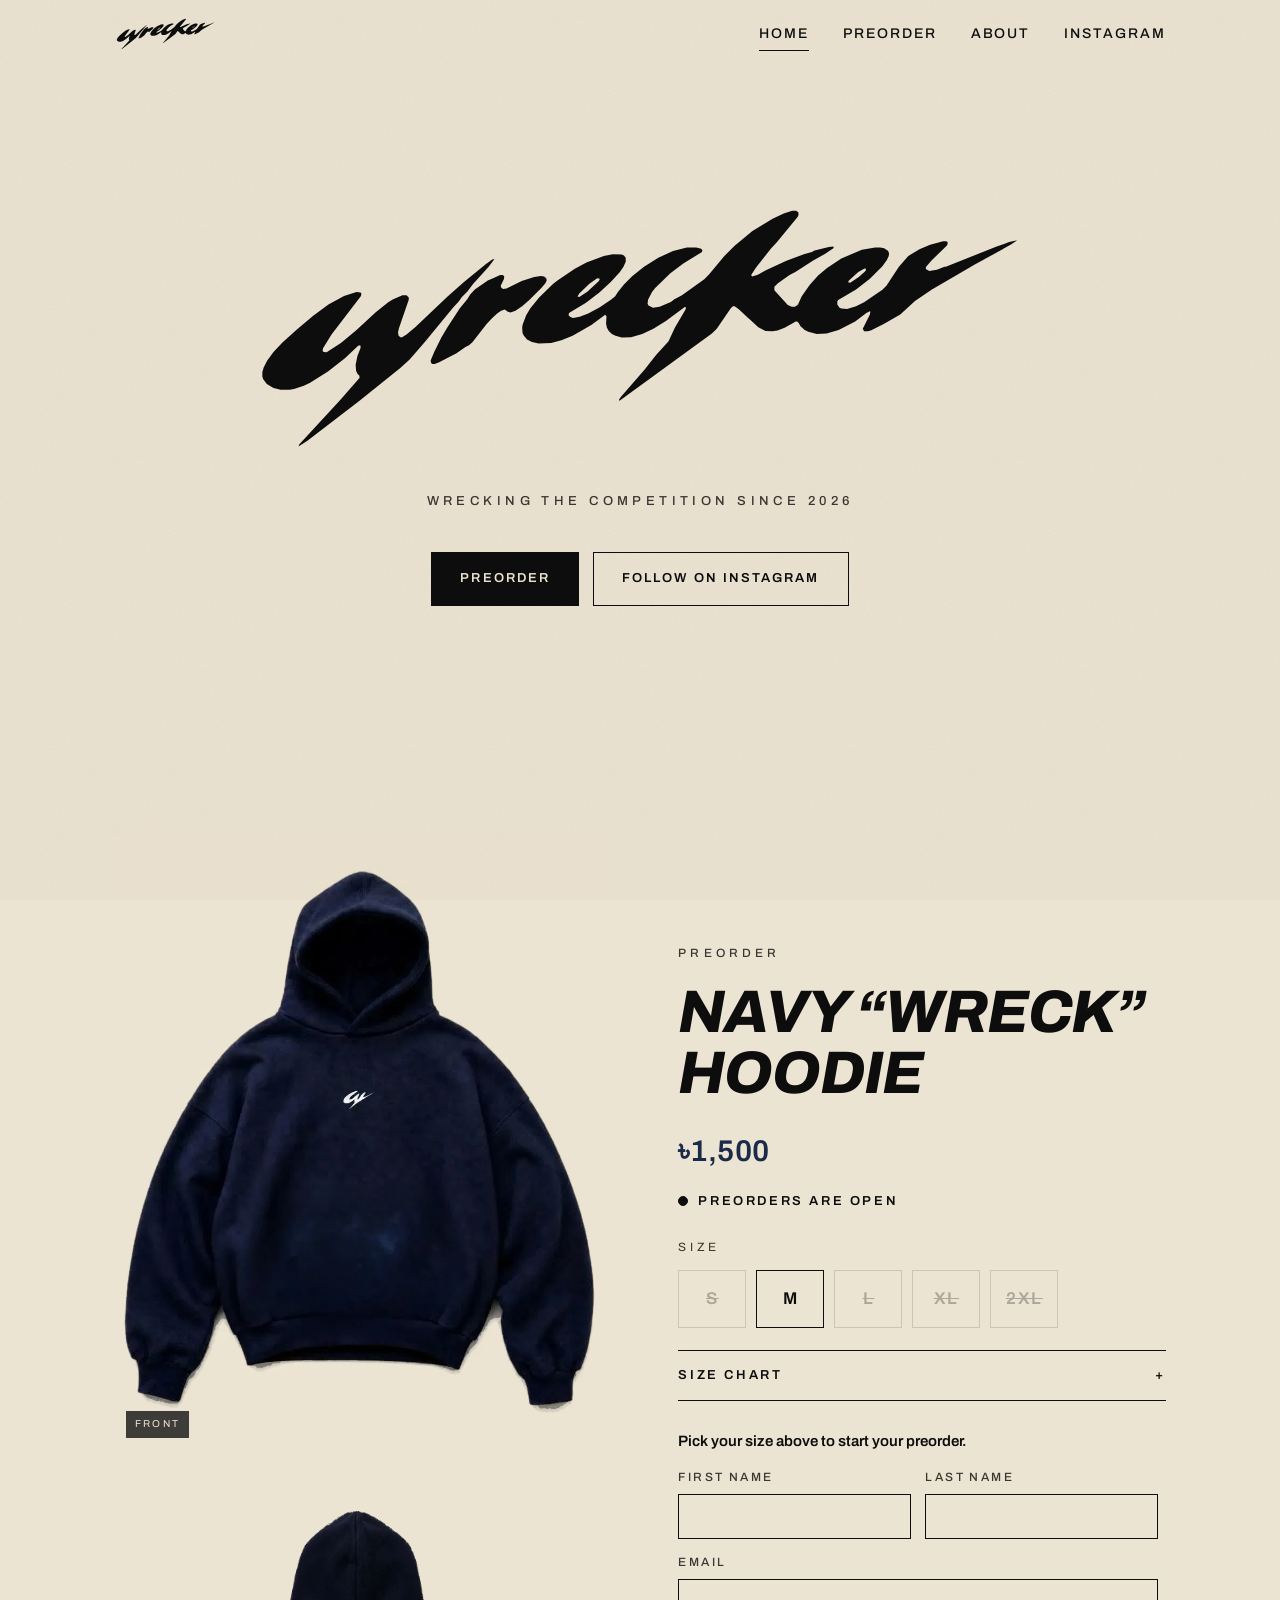
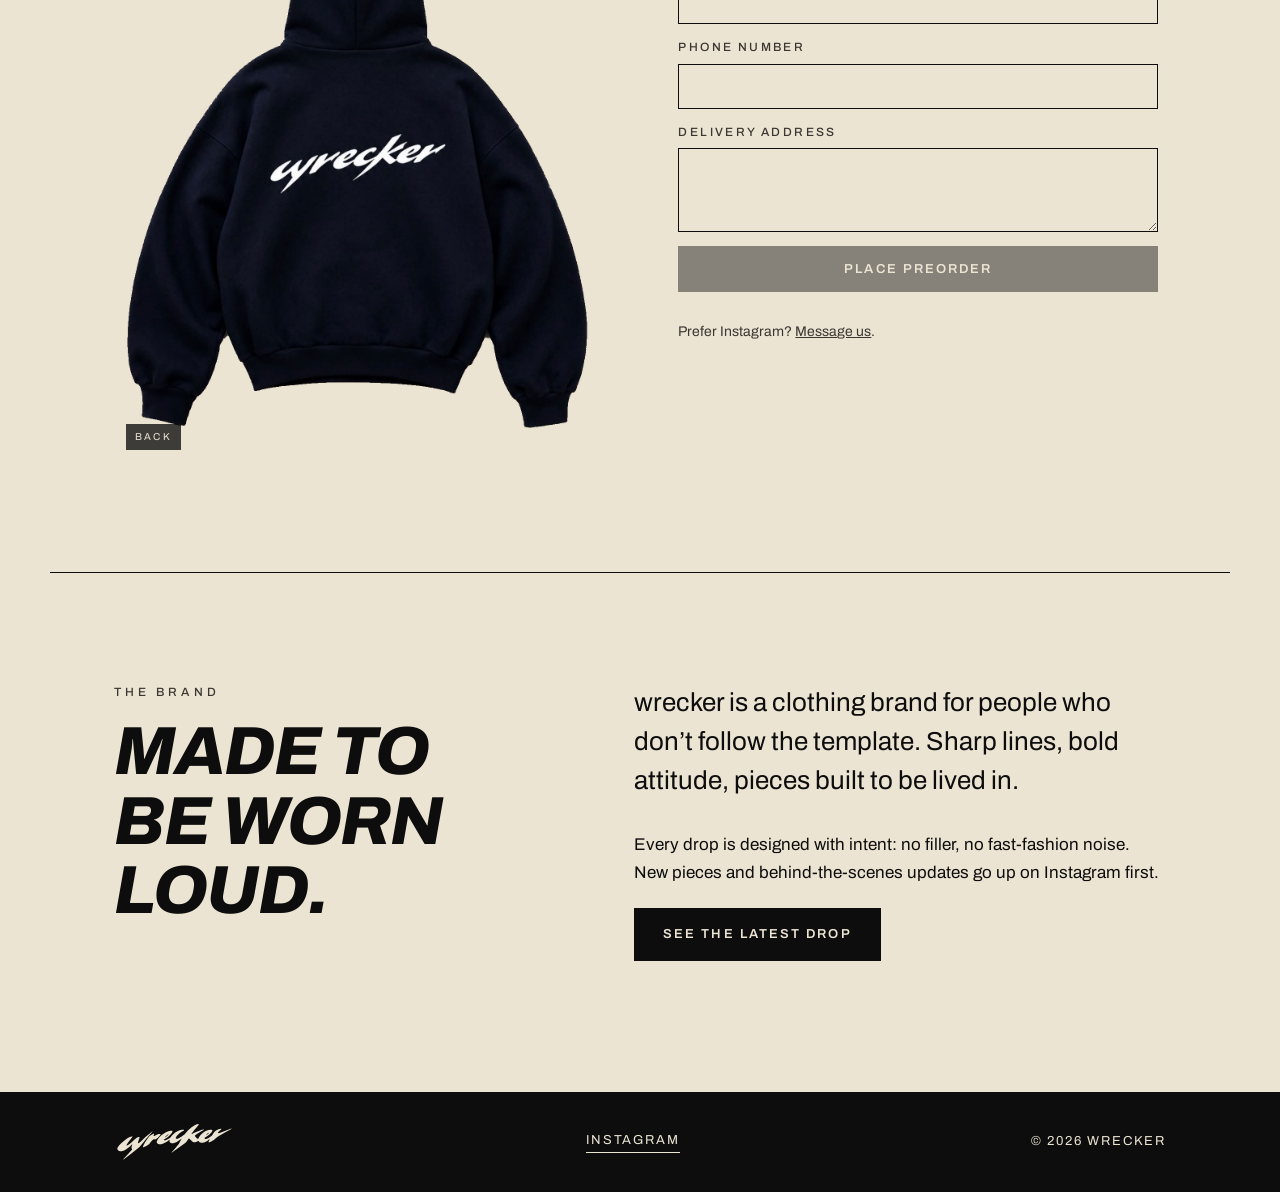
<file: index (21).html>
<!doctype html>
<html lang="en">
<head>
  <meta charset="utf-8" />
  <meta name="viewport" content="width=device-width, initial-scale=1" />
  <title>wrecker</title>
  <meta name="description" content="wrecker, a clothing brand. Follow us on Instagram." />
  <meta name="theme-color" content="#ece4d3" />
  <link rel="icon" href="wrecker-icon.svg" type="image/svg+xml" />
  <link rel="stylesheet" href="wrecker.css" />
  <style>
    /* ---- photo fix: show each whole photo, no cropping ---- */
    .po-photo, .po-photo-back { aspect-ratio: auto !important; height: auto !important; overflow: visible !important; }
    .po-photo img { width: 100% !important; height: auto !important; object-fit: contain !important; display: block; }

    /* ---- order form ---- */
    #order-form { margin-top: 8px; display: grid; gap: 14px; max-width: 480px; }
    #order-form .row { display: grid; grid-template-columns: 1fr 1fr; gap: 14px; }
    #order-form label { display: grid; gap: 6px; font-size: 12px; font-weight: 500; letter-spacing: 0.2em; text-transform: uppercase; color: var(--ink-soft); }
    #order-form input[type="text"], #order-form input[type="email"], #order-form input[type="tel"], #order-form textarea {
      font-family: var(--font-body); font-size: 16px; letter-spacing: normal; text-transform: none; color: var(--ink);
      padding: 13px 14px; border: 1.5px solid var(--ink); border-radius: 0; background: transparent; width: 100%;
    }
    #order-form textarea { min-height: 84px; resize: vertical; }
    #order-form .btn { cursor: pointer; width: 100%; }
    #order-form .btn[disabled] { opacity: 0.45; cursor: not-allowed; }
    #order-form .btn[disabled]:hover { transform: none; background: var(--ink); color: var(--cream); }
    #order-summary { margin: 0; font-size: 15px; font-weight: 600; }
    #order-msg { margin: 0; font-size: 14px; color: var(--ink-soft); }
    #order-msg.err { color: #a11; }
    #order-done { margin-top: 8px; padding: 20px; border: 1.5px solid var(--ink); max-width: 480px; }
    #order-done p { margin: 8px 0 0; }
    .po-dm { margin: 14px 0 0; font-size: 14px; color: var(--ink-soft); }
    @media (max-width: 480px) { #order-form .row { grid-template-columns: 1fr; } }
  </style>
</head>
<body>
  <svg width="0" height="0" style="position:absolute" aria-hidden="true" focusable="false"><symbol id="wm" viewBox="0 0 448.00 147.75"><path fill-rule="evenodd" d="M171.50 45.50 L170.25 44.50 L168.50 44.25 L164.75 44.75 L157.75 47.00 L149.25 51.25 L147.25 51.50 L146.25 50.75 L146.00 49.75 L147.75 46.00 L148.00 44.50 L147.25 43.75 L145.75 43.75 L138.75 46.75 L131.50 51.75 L129.00 54.50 L127.25 57.25 L123.00 62.50 L116.00 73.25 L112.75 78.75 L108.75 86.75 L106.75 91.50 L107.00 93.00 L107.75 93.50 L109.00 93.50 L111.25 92.75 L121.25 87.50 L126.25 84.00 L128.25 83.00 L130.25 81.25 L138.00 71.25 L141.00 68.00 L144.00 65.25 L146.25 63.75 L148.25 63.00 L150.00 64.25 L151.50 64.75 L154.25 63.75 L158.00 61.25 L162.00 57.75 L168.75 51.00 L171.00 48.25 L171.75 46.75ZM142.50 34.75 L141.25 35.00 L137.75 37.50 L125.25 47.75 L116.25 55.75 L98.25 72.75 L93.25 77.00 L90.75 78.50 L89.75 78.50 L88.75 77.50 L88.50 75.75 L89.00 73.50 L94.50 57.50 L94.50 56.25 L93.25 55.00 L91.00 55.00 L85.75 57.25 L83.00 59.00 L76.00 64.50 L65.25 74.50 L56.50 81.75 L48.50 87.00 L46.75 86.75 L46.25 86.00 L46.50 84.75 L51.25 77.00 L67.75 55.50 L68.00 54.00 L67.50 53.50 L65.25 53.25 L58.25 55.50 L49.50 60.25 L41.00 66.50 L32.00 74.00 L23.75 81.50 L18.75 86.75 L15.25 91.50 L13.25 95.50 L12.50 98.00 L12.50 100.50 L13.00 102.00 L15.00 104.75 L18.75 107.00 L22.75 108.00 L27.75 108.00 L30.25 107.50 L35.75 105.75 L39.25 104.00 L49.25 97.75 L58.75 90.25 L66.00 83.50 L67.00 83.00 L67.50 83.25 L67.50 84.50 L65.75 89.00 L64.75 94.00 L65.00 97.25 L65.75 99.00 L66.75 100.00 L67.00 101.25 L56.25 113.50 L33.25 138.50 L32.75 139.75 L37.75 136.50 L66.75 114.25 L89.75 95.75 L95.00 91.00 L103.50 81.25 L119.25 62.00 L122.50 58.50 L124.25 56.00 L127.25 53.00 L130.50 48.75 L139.25 39.00ZM435.25 24.25 L430.75 25.25 L423.75 27.75 L395.25 39.00 L394.50 39.00 L390.25 40.75 L386.00 41.50 L384.25 40.50 L384.00 40.00 L384.25 39.00 L387.25 35.50 L395.75 27.25 L396.25 26.50 L396.25 25.25 L395.50 24.75 L393.75 24.75 L386.50 26.75 L380.50 29.25 L374.25 33.00 L369.00 39.00 L362.00 49.75 L359.75 52.00 L349.50 59.00 L345.00 61.25 L340.00 62.75 L336.75 62.50 L335.75 62.00 L334.50 60.25 L334.50 58.50 L335.00 57.75 L345.00 51.75 L352.75 45.75 L359.75 38.75 L362.25 35.25 L363.25 33.25 L363.50 31.75 L363.00 30.25 L360.75 28.75 L358.50 28.25 L355.75 28.25 L348.25 29.50 L336.75 34.50 L328.75 39.75 L323.75 44.00 L319.00 49.25 L314.50 55.75 L312.50 60.25 L310.75 61.50 L309.00 61.50 L306.75 60.50 L299.25 52.25 L299.25 50.25 L301.25 48.25 L307.75 43.75 L311.00 42.00 L321.00 35.50 L327.75 31.75 L332.50 28.50 L332.25 27.75 L329.75 28.00 L321.75 30.00 L320.25 30.75 L315.75 32.00 L306.00 35.75 L294.50 41.00 L290.00 43.50 L286.75 44.50 L286.25 43.75 L289.00 39.50 L297.25 29.00 L300.75 25.25 L312.25 11.25 L312.75 10.25 L312.75 8.75 L311.50 7.75 L309.25 7.75 L304.50 9.25 L298.25 12.25 L286.75 19.25 L277.00 27.25 L271.25 33.00 L262.75 43.25 L260.00 46.00 L247.50 55.00 L243.25 57.25 L241.25 58.75 L235.00 61.50 L231.25 62.00 L228.75 60.75 L228.25 59.75 L228.50 57.50 L230.75 53.25 L232.50 51.00 L241.00 42.75 L248.25 37.25 L258.50 31.00 L259.00 30.00 L258.25 29.00 L255.50 28.25 L250.25 28.25 L242.50 30.25 L234.25 34.00 L226.25 39.00 L219.75 44.25 L215.00 49.00 L211.75 53.00 L210.00 55.75 L207.50 57.75 L201.50 61.75 L195.00 65.25 L190.25 67.00 L186.50 67.75 L185.00 67.25 L184.00 66.25 L184.25 65.00 L193.75 59.25 L201.25 53.50 L207.75 47.50 L212.75 42.00 L214.75 39.00 L216.00 36.25 L216.00 34.00 L215.00 32.75 L213.75 32.25 L208.75 32.00 L203.75 33.00 L194.00 36.75 L187.50 40.25 L177.75 46.75 L175.25 48.75 L167.50 56.25 L162.50 62.50 L160.25 66.25 L158.25 71.50 L158.00 73.25 L158.25 76.25 L159.00 77.75 L160.75 79.75 L163.50 81.25 L167.25 82.00 L174.25 81.75 L180.00 80.25 L186.25 77.75 L196.75 71.75 L204.50 66.00 L205.25 66.75 L205.00 71.00 L205.50 73.25 L206.50 75.00 L208.25 76.75 L210.25 77.75 L213.75 78.75 L219.00 78.50 L225.25 76.75 L231.50 73.75 L238.50 69.50 L249.25 61.50 L249.75 62.00 L249.50 63.00 L243.50 73.25 L240.00 80.75 L233.00 88.50 L226.50 96.75 L213.25 112.00 L212.25 113.50 L212.25 114.00 L212.75 114.00 L264.25 76.50 L267.00 73.75 L274.75 62.50 L276.00 61.25 L277.00 61.25 L279.50 63.00 L290.25 73.00 L294.25 75.00 L298.25 75.25 L301.00 74.75 L305.00 73.25 L311.25 69.75 L312.00 69.75 L313.00 70.75 L313.75 72.25 L316.25 74.50 L318.25 75.50 L323.00 76.75 L328.50 76.50 L335.25 74.50 L344.50 69.75 L350.75 65.00 L352.75 64.00 L353.00 64.25 L352.75 65.75 L348.75 73.75 L349.50 75.25 L351.50 75.25 L353.25 74.75 L360.75 71.00 L369.75 65.75 L378.00 58.25 L387.25 52.00 L411.50 37.75 L432.00 26.50ZM201.50 45.75 L201.00 47.00 L194.50 53.00 L190.00 56.00 L189.00 55.75 L190.00 54.00 L195.50 48.75 L200.00 45.50ZM350.50 40.25 L350.50 41.00 L350.00 41.75 L346.50 44.75 L341.75 48.00 L340.50 47.75 L341.00 46.75 L346.25 42.00 L349.75 40.00Z"/></symbol></svg>

  <header class="site-header">
    <div class="inner">
      <a class="brand" href="/" aria-label="wrecker, home"><svg class="logo" viewBox="0 0 448.00 147.75" aria-hidden="true" focusable="false"><use href="#wm"/></svg></a>
      <nav class="nav" aria-label="Main">
        <a class="nav-home" href="/" aria-current="page">Home</a>
        <a href="#preorder">Preorder</a>
        <a href="/our-story">About</a>
        <a href="https://www.instagram.com/wrecker.co/" target="_blank" rel="noopener">Instagram</a>
      </nav>
    </div>
  </header>

  <main>
    <section class="hero">
      <div>
        <h1 class="wordmark"><span class="visually-hidden" style="position:absolute;width:1px;height:1px;overflow:hidden;clip:rect(0 0 0 0)">wrecker</span><svg class="logo" viewBox="0 0 448.00 147.75" aria-hidden="true" focusable="false" style="margin:0 auto"><use href="#wm"/></svg></h1>
        <p class="tagline">Wrecking The Competition Since 2026</p>
        <div class="actions">
          <a class="btn" href="#preorder">Preorder</a>
          <a class="btn ghost" href="https://www.instagram.com/wrecker.co/" target="_blank" rel="noopener">Follow on Instagram</a>
        </div>
      </div>
    </section>

    <section class="section" id="preorder">
      <div class="po-grid">
        <div class="po-gallery" aria-label="Navy Wreck hoodie photos">
          <figure class="po-photo">
            <img src="hoodie-front.png" alt="Front view of the navy Wreck hoodie" loading="eager">
            <figcaption>FRONT</figcaption>
          </figure>
          <figure class="po-photo po-photo-back">
            <img src="hoodie-back.png" alt="Back view of the navy Wreck hoodie" loading="lazy">
            <figcaption>BACK</figcaption>
          </figure>
        </div>
        <div class="po-info">
          <p class="eyebrow">Preorder</p>
          <h2>Navy &ldquo;Wreck&rdquo; Hoodie</h2>
          <p class="po-price">৳1,500</p>
          <p class="po-status" id="po-status"><span class="po-dot" aria-hidden="true"></span><span>Preorders open soon</span></p>

          <fieldset class="sizes">
            <legend>Size</legend>
            <div class="size-row">
              <input type="radio" name="size" id="size-s" value="S" disabled><label for="size-s" aria-disabled="true">S</label>
              <input type="radio" name="size" id="size-m" value="M"><label for="size-m">M</label>
              <input type="radio" name="size" id="size-l" value="L" disabled><label for="size-l" aria-disabled="true">L</label>
              <input type="radio" name="size" id="size-xl" value="XL" disabled><label for="size-xl" aria-disabled="true">XL</label>
              <input type="radio" name="size" id="size-2xl" value="2XL" disabled><label for="size-2xl" aria-disabled="true">2XL</label>
            </div>
          </fieldset>

          <details class="chart">
            <summary>Size chart</summary>
            <!-- TODO: replace this with the real sizing chart -->
            <p class="chart-body">The size chart will be posted here soon.</p>
          </details>

          <form id="order-form">
            <p id="order-summary">Pick your size above to start your preorder.</p>
            <div class="row">
              <label>First name<input type="text" name="first_name" required autocomplete="given-name"></label>
              <label>Last name<input type="text" name="last_name" required autocomplete="family-name"></label>
            </div>
            <label>Email<input type="email" name="email" required autocomplete="email"></label>
            <label>Phone number<input type="tel" name="phone" required autocomplete="tel"></label>
            <label>Delivery address<textarea name="address" required autocomplete="street-address"></textarea></label>
            <input type="checkbox" name="botcheck" tabindex="-1" autocomplete="off" style="display:none">
            <button type="submit" class="btn" id="order-submit" disabled>Place preorder</button>
            <p id="order-msg" role="status"></p>
          </form>
          <p class="po-dm">Prefer Instagram? <a href="https://ig.me/m/wrecker.co" target="_blank" rel="noopener">Message us</a>.</p>
        </div>
      </div>
    </section>

    <section class="section">
      <div class="two-col">
        <div>
          <p class="eyebrow">The brand</p>
          <h2>Made to be worn loud.</h2>
        </div>
        <div>
          <!-- TODO: replace with the real brand description -->
          <p class="lead">wrecker is a clothing brand for people who don’t follow the template. Sharp lines, bold attitude, pieces built to be lived in.</p>
          <p>Every drop is designed with intent: no filler, no fast-fashion noise. New pieces and behind-the-scenes updates go up on Instagram first.</p>
          <p><a class="btn" href="https://www.instagram.com/wrecker.co/" target="_blank" rel="noopener">See the latest drop</a></p>
        </div>
      </div>
    </section>
  </main>

  <footer class="site-footer">
    <div class="inner">
      <a class="brand" href="/" aria-label="wrecker, home"><svg class="logo" viewBox="0 0 448.00 147.75" aria-hidden="true" focusable="false"><use href="#wm"/></svg></a>
      <a href="https://www.instagram.com/wrecker.co/" target="_blank" rel="noopener">Instagram</a>
      <span>&copy; <span id="year">2026</span> wrecker</span>
    </div>
  </footer>

  <script>
    document.getElementById("year").textContent = new Date().getFullYear();

    /* ---- preorder ---- */
    (function () {
      var ACCESS_KEY = "5a62ca45-7e0e-4b4b-ae82-03c9e3412729"; // EDIT: your Web3Forms access key
      var OPEN_AT = new Date("2026-11-06T00:00:00+06:00"); // when preorders open (Bangladesh time, +06:00)

      var form = document.getElementById("order-form");
      var submit = document.getElementById("order-submit");
      var summary = document.getElementById("order-summary");
      var msg = document.getElementById("order-msg");
      var status = document.getElementById("po-status");
      var statusText = status.querySelector("span:last-child");
      var size = "";
      var sending = false;

      function two(n) { return n < 10 ? "0" + n : "" + n; }
      function isOpen() { return OPEN_AT.getTime() - Date.now() <= 0; }

      function render() {
        var ms = OPEN_AT.getTime() - Date.now();
        var open = ms <= 0;
        status.classList.toggle("open", open);
        if (open) {
          statusText.textContent = "Preorders are open";
        } else {
          var s = Math.floor(ms / 1000), d = Math.floor(s / 86400);
          statusText.textContent = "Opens in " + (d ? d + "d " : "") + two(Math.floor(s % 86400 / 3600)) + ":" + two(Math.floor(s % 3600 / 60)) + ":" + two(s % 60);
        }
        summary.textContent = size
          ? "Navy \u201CWreck\u201D Hoodie, size " + size + ", \u09F31,500"
          : "Pick your size above to start your preorder.";
        submit.disabled = sending || !(open && size);
      }

      Array.prototype.forEach.call(document.querySelectorAll('input[name="size"]'), function (r) {
        r.addEventListener("change", function () { size = r.value; render(); });
        if (r.checked) size = r.value;
      });

      form.addEventListener("submit", function (e) {
        e.preventDefault();
        if (!size || !isOpen()) return;
        var f = new FormData(form);
        var data = {
          access_key: ACCESS_KEY,
          subject: "New preorder: Navy WRECK Hoodie, size " + size,
          from_name: "wrecker website",
          product: "Navy WRECK Hoodie",
          size: size,
          price: "BDT 1,500",
          first_name: f.get("first_name"),
          last_name: f.get("last_name"),
          email: f.get("email"),
          phone: f.get("phone"),
          address: f.get("address"),
          botcheck: f.get("botcheck") ? "yes" : ""
        };
        sending = true;
        submit.disabled = true;
        submit.textContent = "Sending...";
        msg.className = "";
        msg.textContent = "";
        fetch("https://api.web3forms.com/submit", {
          method: "POST",
          headers: { "Content-Type": "application/json", "Accept": "application/json" },
          body: JSON.stringify(data)
        })
          .then(function (r) { return r.json(); })
          .then(function (j) {
            if (!j.success) throw new Error(j.message || "failed");
            var done = document.createElement("div");
            done.id = "order-done";
            done.innerHTML = "<strong>Your preorder is in.</strong><p>Thank you! We have your order for size " + size + " and will contact you to confirm. Questions? Message us on <a href=\"https://www.instagram.com/wrecker.co/\" target=\"_blank\" rel=\"noopener\">Instagram</a>.</p>";
            form.parentNode.replaceChild(done, form);
          })
          .catch(function (err) {
            try { console.error("Order failed:", err); } catch (x) {}
            sending = false;
            submit.textContent = "Place preorder";
            render();
            msg.className = "err";
            msg.innerHTML = "Something went wrong, so your order was not sent (" + String(err && err.message || "network error").replace(/</g, "") + "). Please try again, or message us on <a href=\"https://ig.me/m/wrecker.co\" target=\"_blank\" rel=\"noopener\">Instagram</a>.";
          });
      });

      render();
      setInterval(render, 1000);
    })();
  </script>
</body>
</html>
</file>
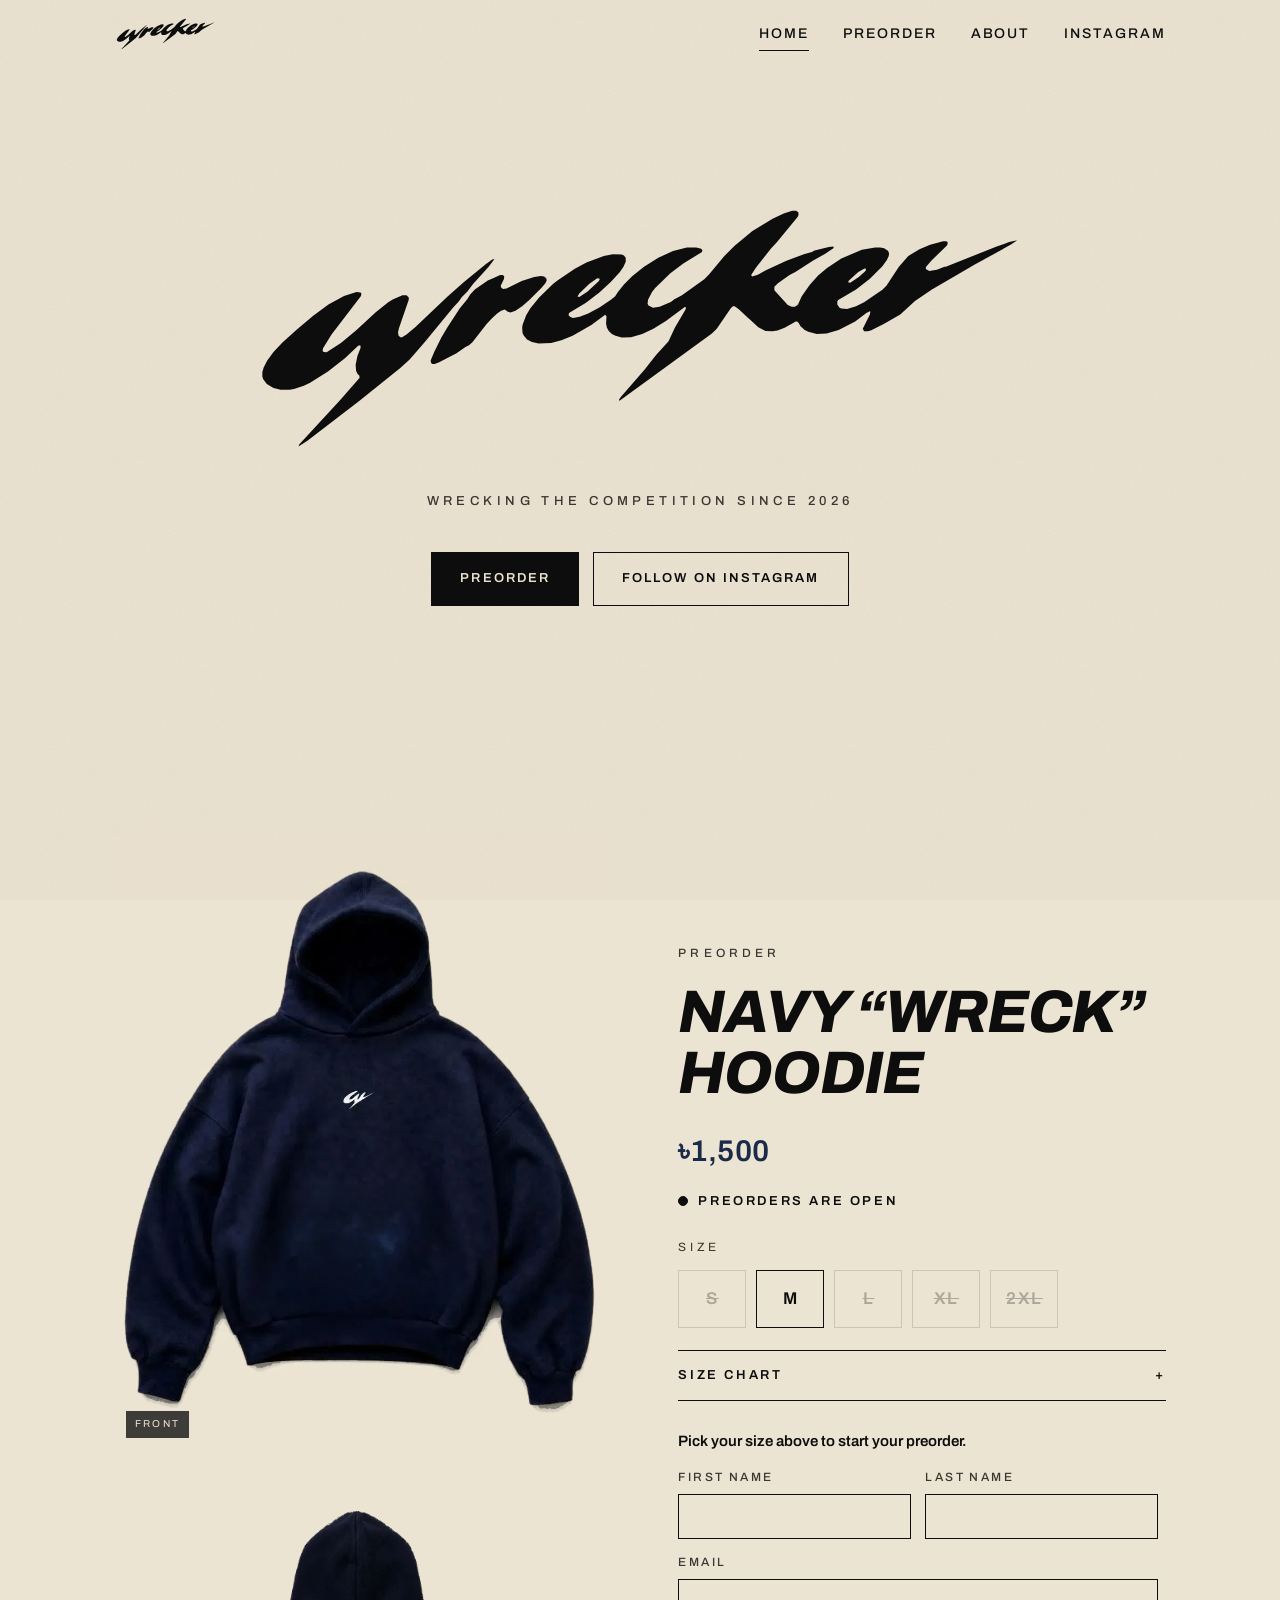
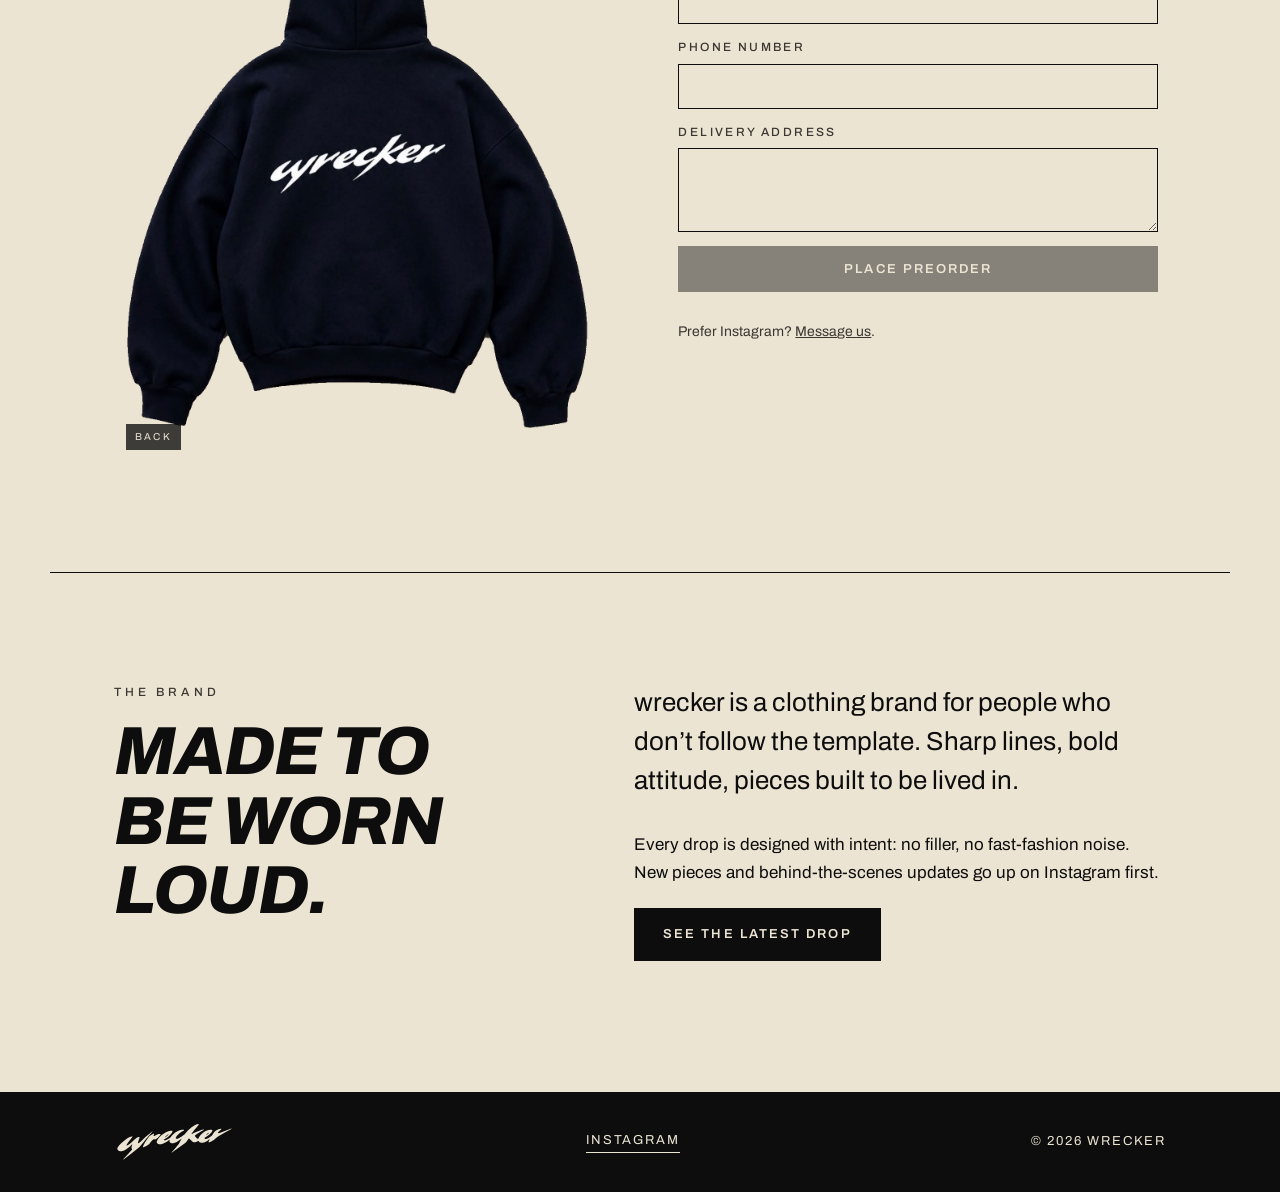
<file: index (22).html>
<!doctype html>
<html lang="en">
<head>
  <meta charset="utf-8" />
  <meta name="viewport" content="width=device-width, initial-scale=1" />
  <title>wrecker</title>
  <meta name="description" content="wrecker, a clothing brand. Follow us on Instagram." />
  <meta name="theme-color" content="#ece4d3" />
  <link rel="icon" href="wrecker-icon.svg" type="image/svg+xml" />
  <link rel="stylesheet" href="wrecker.css" />
  <style>
    /* ---- photo fix: show each whole photo, no cropping ---- */
    .po-photo, .po-photo-back { aspect-ratio: auto !important; height: auto !important; overflow: visible !important; }
    .po-photo img { width: 100% !important; height: auto !important; object-fit: contain !important; display: block; }

    /* ---- order form ---- */
    #order-form { margin-top: 8px; display: grid; gap: 14px; max-width: 480px; }
    #order-form .row { display: grid; grid-template-columns: 1fr 1fr; gap: 14px; }
    #order-form label { display: grid; gap: 6px; font-size: 12px; font-weight: 500; letter-spacing: 0.2em; text-transform: uppercase; color: var(--ink-soft); }
    #order-form input[type="text"], #order-form input[type="email"], #order-form input[type="tel"], #order-form textarea {
      font-family: var(--font-body); font-size: 16px; letter-spacing: normal; text-transform: none; color: var(--ink);
      padding: 13px 14px; border: 1.5px solid var(--ink); border-radius: 0; background: transparent; width: 100%;
    }
    #order-form textarea { min-height: 84px; resize: vertical; }
    #order-form .btn { cursor: pointer; width: 100%; }
    #order-form .btn[disabled] { opacity: 0.45; cursor: not-allowed; }
    #order-form .btn[disabled]:hover { transform: none; background: var(--ink); color: var(--cream); }
    #order-summary { margin: 0; font-size: 15px; font-weight: 600; }
    #order-msg { margin: 0; font-size: 14px; color: var(--ink-soft); }
    #order-msg.err { color: #a11; }
    #order-done { margin-top: 8px; padding: 20px; border: 1.5px solid var(--ink); max-width: 480px; }
    #order-done p { margin: 8px 0 0; }
    .po-dm { margin: 14px 0 0; font-size: 14px; color: var(--ink-soft); }
    @media (max-width: 480px) { #order-form .row { grid-template-columns: 1fr; } }
  </style>
</head>
<body>
  <svg width="0" height="0" style="position:absolute" aria-hidden="true" focusable="false"><symbol id="wm" viewBox="0 0 448.00 147.75"><path fill-rule="evenodd" d="M171.50 45.50 L170.25 44.50 L168.50 44.25 L164.75 44.75 L157.75 47.00 L149.25 51.25 L147.25 51.50 L146.25 50.75 L146.00 49.75 L147.75 46.00 L148.00 44.50 L147.25 43.75 L145.75 43.75 L138.75 46.75 L131.50 51.75 L129.00 54.50 L127.25 57.25 L123.00 62.50 L116.00 73.25 L112.75 78.75 L108.75 86.75 L106.75 91.50 L107.00 93.00 L107.75 93.50 L109.00 93.50 L111.25 92.75 L121.25 87.50 L126.25 84.00 L128.25 83.00 L130.25 81.25 L138.00 71.25 L141.00 68.00 L144.00 65.25 L146.25 63.75 L148.25 63.00 L150.00 64.25 L151.50 64.75 L154.25 63.75 L158.00 61.25 L162.00 57.75 L168.75 51.00 L171.00 48.25 L171.75 46.75ZM142.50 34.75 L141.25 35.00 L137.75 37.50 L125.25 47.75 L116.25 55.75 L98.25 72.75 L93.25 77.00 L90.75 78.50 L89.75 78.50 L88.75 77.50 L88.50 75.75 L89.00 73.50 L94.50 57.50 L94.50 56.25 L93.25 55.00 L91.00 55.00 L85.75 57.25 L83.00 59.00 L76.00 64.50 L65.25 74.50 L56.50 81.75 L48.50 87.00 L46.75 86.75 L46.25 86.00 L46.50 84.75 L51.25 77.00 L67.75 55.50 L68.00 54.00 L67.50 53.50 L65.25 53.25 L58.25 55.50 L49.50 60.25 L41.00 66.50 L32.00 74.00 L23.75 81.50 L18.75 86.75 L15.25 91.50 L13.25 95.50 L12.50 98.00 L12.50 100.50 L13.00 102.00 L15.00 104.75 L18.75 107.00 L22.75 108.00 L27.75 108.00 L30.25 107.50 L35.75 105.75 L39.25 104.00 L49.25 97.75 L58.75 90.25 L66.00 83.50 L67.00 83.00 L67.50 83.25 L67.50 84.50 L65.75 89.00 L64.75 94.00 L65.00 97.25 L65.75 99.00 L66.75 100.00 L67.00 101.25 L56.25 113.50 L33.25 138.50 L32.75 139.75 L37.75 136.50 L66.75 114.25 L89.75 95.75 L95.00 91.00 L103.50 81.25 L119.25 62.00 L122.50 58.50 L124.25 56.00 L127.25 53.00 L130.50 48.75 L139.25 39.00ZM435.25 24.25 L430.75 25.25 L423.75 27.75 L395.25 39.00 L394.50 39.00 L390.25 40.75 L386.00 41.50 L384.25 40.50 L384.00 40.00 L384.25 39.00 L387.25 35.50 L395.75 27.25 L396.25 26.50 L396.25 25.25 L395.50 24.75 L393.75 24.75 L386.50 26.75 L380.50 29.25 L374.25 33.00 L369.00 39.00 L362.00 49.75 L359.75 52.00 L349.50 59.00 L345.00 61.25 L340.00 62.75 L336.75 62.50 L335.75 62.00 L334.50 60.25 L334.50 58.50 L335.00 57.75 L345.00 51.75 L352.75 45.75 L359.75 38.75 L362.25 35.25 L363.25 33.25 L363.50 31.75 L363.00 30.25 L360.75 28.75 L358.50 28.25 L355.75 28.25 L348.25 29.50 L336.75 34.50 L328.75 39.75 L323.75 44.00 L319.00 49.25 L314.50 55.75 L312.50 60.25 L310.75 61.50 L309.00 61.50 L306.75 60.50 L299.25 52.25 L299.25 50.25 L301.25 48.25 L307.75 43.75 L311.00 42.00 L321.00 35.50 L327.75 31.75 L332.50 28.50 L332.25 27.75 L329.75 28.00 L321.75 30.00 L320.25 30.75 L315.75 32.00 L306.00 35.75 L294.50 41.00 L290.00 43.50 L286.75 44.50 L286.25 43.75 L289.00 39.50 L297.25 29.00 L300.75 25.25 L312.25 11.25 L312.75 10.25 L312.75 8.75 L311.50 7.75 L309.25 7.75 L304.50 9.25 L298.25 12.25 L286.75 19.25 L277.00 27.25 L271.25 33.00 L262.75 43.25 L260.00 46.00 L247.50 55.00 L243.25 57.25 L241.25 58.75 L235.00 61.50 L231.25 62.00 L228.75 60.75 L228.25 59.75 L228.50 57.50 L230.75 53.25 L232.50 51.00 L241.00 42.75 L248.25 37.25 L258.50 31.00 L259.00 30.00 L258.25 29.00 L255.50 28.25 L250.25 28.25 L242.50 30.25 L234.25 34.00 L226.25 39.00 L219.75 44.25 L215.00 49.00 L211.75 53.00 L210.00 55.75 L207.50 57.75 L201.50 61.75 L195.00 65.25 L190.25 67.00 L186.50 67.75 L185.00 67.25 L184.00 66.25 L184.25 65.00 L193.75 59.25 L201.25 53.50 L207.75 47.50 L212.75 42.00 L214.75 39.00 L216.00 36.25 L216.00 34.00 L215.00 32.75 L213.75 32.25 L208.75 32.00 L203.75 33.00 L194.00 36.75 L187.50 40.25 L177.75 46.75 L175.25 48.75 L167.50 56.25 L162.50 62.50 L160.25 66.25 L158.25 71.50 L158.00 73.25 L158.25 76.25 L159.00 77.75 L160.75 79.75 L163.50 81.25 L167.25 82.00 L174.25 81.75 L180.00 80.25 L186.25 77.75 L196.75 71.75 L204.50 66.00 L205.25 66.75 L205.00 71.00 L205.50 73.25 L206.50 75.00 L208.25 76.75 L210.25 77.75 L213.75 78.75 L219.00 78.50 L225.25 76.75 L231.50 73.75 L238.50 69.50 L249.25 61.50 L249.75 62.00 L249.50 63.00 L243.50 73.25 L240.00 80.75 L233.00 88.50 L226.50 96.75 L213.25 112.00 L212.25 113.50 L212.25 114.00 L212.75 114.00 L264.25 76.50 L267.00 73.75 L274.75 62.50 L276.00 61.25 L277.00 61.25 L279.50 63.00 L290.25 73.00 L294.25 75.00 L298.25 75.25 L301.00 74.75 L305.00 73.25 L311.25 69.75 L312.00 69.75 L313.00 70.75 L313.75 72.25 L316.25 74.50 L318.25 75.50 L323.00 76.75 L328.50 76.50 L335.25 74.50 L344.50 69.75 L350.75 65.00 L352.75 64.00 L353.00 64.25 L352.75 65.75 L348.75 73.75 L349.50 75.25 L351.50 75.25 L353.25 74.75 L360.75 71.00 L369.75 65.75 L378.00 58.25 L387.25 52.00 L411.50 37.75 L432.00 26.50ZM201.50 45.75 L201.00 47.00 L194.50 53.00 L190.00 56.00 L189.00 55.75 L190.00 54.00 L195.50 48.75 L200.00 45.50ZM350.50 40.25 L350.50 41.00 L350.00 41.75 L346.50 44.75 L341.75 48.00 L340.50 47.75 L341.00 46.75 L346.25 42.00 L349.75 40.00Z"/></symbol></svg>

  <header class="site-header">
    <div class="inner">
      <a class="brand" href="/" aria-label="wrecker, home"><svg class="logo" viewBox="0 0 448.00 147.75" aria-hidden="true" focusable="false"><use href="#wm"/></svg></a>
      <nav class="nav" aria-label="Main">
        <a class="nav-home" href="/" aria-current="page">Home</a>
        <a href="#preorder">Preorder</a>
        <a href="/our-story">About</a>
        <a href="https://www.instagram.com/wrecker.co/" target="_blank" rel="noopener">Instagram</a>
      </nav>
    </div>
  </header>

  <main>
    <section class="hero">
      <div>
        <h1 class="wordmark"><span class="visually-hidden" style="position:absolute;width:1px;height:1px;overflow:hidden;clip:rect(0 0 0 0)">wrecker</span><svg class="logo" viewBox="0 0 448.00 147.75" aria-hidden="true" focusable="false" style="margin:0 auto"><use href="#wm"/></svg></h1>
        <p class="tagline">Wrecking The Competition Since 2026</p>
        <div class="actions">
          <a class="btn" href="#preorder">Preorder</a>
          <a class="btn ghost" href="https://www.instagram.com/wrecker.co/" target="_blank" rel="noopener">Follow on Instagram</a>
        </div>
      </div>
    </section>

    <section class="section" id="preorder">
      <div class="po-grid">
        <div class="po-gallery" aria-label="Navy Wreck hoodie photos">
          <figure class="po-photo">
            <img src="hoodie-front.png" alt="Front view of the navy Wreck hoodie" loading="eager">
            <figcaption>FRONT</figcaption>
          </figure>
          <figure class="po-photo po-photo-back">
            <img src="hoodie-back.png" alt="Back view of the navy Wreck hoodie" loading="lazy">
            <figcaption>BACK</figcaption>
          </figure>
        </div>
        <div class="po-info">
          <p class="eyebrow">Preorder</p>
          <h2>Navy &ldquo;Wreck&rdquo; Hoodie</h2>
          <p class="po-price">৳1,500</p>
          <p class="po-status" id="po-status"><span class="po-dot" aria-hidden="true"></span><span>Preorders open soon</span></p>

          <fieldset class="sizes">
            <legend>Size</legend>
            <div class="size-row">
              <input type="radio" name="size" id="size-s" value="S" disabled><label for="size-s" aria-disabled="true">S</label>
              <input type="radio" name="size" id="size-m" value="M"><label for="size-m">M</label>
              <input type="radio" name="size" id="size-l" value="L" disabled><label for="size-l" aria-disabled="true">L</label>
              <input type="radio" name="size" id="size-xl" value="XL" disabled><label for="size-xl" aria-disabled="true">XL</label>
              <input type="radio" name="size" id="size-2xl" value="2XL" disabled><label for="size-2xl" aria-disabled="true">2XL</label>
            </div>
          </fieldset>

          <details class="chart">
            <summary>Size chart</summary>
            <!-- TODO: replace this with the real sizing chart -->
            <p class="chart-body">The size chart will be posted here soon.</p>
          </details>

          <form id="order-form">
            <p id="order-summary">Pick your size above to start your preorder.</p>
            <div class="row">
              <label>First name<input type="text" name="first_name" required autocomplete="given-name"></label>
              <label>Last name<input type="text" name="last_name" required autocomplete="family-name"></label>
            </div>
            <label>Email<input type="email" name="email" required autocomplete="email"></label>
            <label>Phone number<input type="tel" name="phone" required autocomplete="tel"></label>
            <label>Delivery address<textarea name="address" required autocomplete="street-address"></textarea></label>
            <input type="checkbox" name="botcheck" tabindex="-1" autocomplete="off" style="display:none">
            <button type="submit" class="btn" id="order-submit" disabled>Place preorder</button>
            <p id="order-msg" role="status"></p>
          </form>
          <p class="po-dm">Prefer Instagram? <a href="https://ig.me/m/wrecker.co" target="_blank" rel="noopener">Message us</a>.</p>
        </div>
      </div>
    </section>

    <section class="section">
      <div class="two-col">
        <div>
          <p class="eyebrow">The brand</p>
          <h2>Made to be worn loud.</h2>
        </div>
        <div>
          <!-- TODO: replace with the real brand description -->
          <p class="lead">wrecker is a clothing brand for people who don’t follow the template. Sharp lines, bold attitude, pieces built to be lived in.</p>
          <p>Every drop is designed with intent: no filler, no fast-fashion noise. New pieces and behind-the-scenes updates go up on Instagram first.</p>
          <p><a class="btn" href="https://www.instagram.com/wrecker.co/" target="_blank" rel="noopener">See the latest drop</a></p>
        </div>
      </div>
    </section>
  </main>

  <footer class="site-footer">
    <div class="inner">
      <a class="brand" href="/" aria-label="wrecker, home"><svg class="logo" viewBox="0 0 448.00 147.75" aria-hidden="true" focusable="false"><use href="#wm"/></svg></a>
      <a href="https://www.instagram.com/wrecker.co/" target="_blank" rel="noopener">Instagram</a>
      <span>&copy; <span id="year">2026</span> wrecker</span>
    </div>
  </footer>

  <script>
    document.getElementById("year").textContent = new Date().getFullYear();

    /* ---- preorder ---- */
    (function () {
      var ACCESS_KEY = "5a62ca45-7e0e-4b4b-ae82-9c03e3412729"; // EDIT: your Web3Forms access key
      var OPEN_AT = new Date("2026-11-06T00:00:00+06:00"); // when preorders open (Bangladesh time, +06:00)

      var form = document.getElementById("order-form");
      var submit = document.getElementById("order-submit");
      var summary = document.getElementById("order-summary");
      var msg = document.getElementById("order-msg");
      var status = document.getElementById("po-status");
      var statusText = status.querySelector("span:last-child");
      var size = "";
      var sending = false;

      function two(n) { return n < 10 ? "0" + n : "" + n; }
      function isOpen() { return OPEN_AT.getTime() - Date.now() <= 0; }

      function render() {
        var ms = OPEN_AT.getTime() - Date.now();
        var open = ms <= 0;
        status.classList.toggle("open", open);
        if (open) {
          statusText.textContent = "Preorders are open";
        } else {
          var s = Math.floor(ms / 1000), d = Math.floor(s / 86400);
          statusText.textContent = "Opens in " + (d ? d + "d " : "") + two(Math.floor(s % 86400 / 3600)) + ":" + two(Math.floor(s % 3600 / 60)) + ":" + two(s % 60);
        }
        summary.textContent = size
          ? "Navy \u201CWreck\u201D Hoodie, size " + size + ", \u09F31,500"
          : "Pick your size above to start your preorder.";
        submit.disabled = sending || !(open && size);
      }

      Array.prototype.forEach.call(document.querySelectorAll('input[name="size"]'), function (r) {
        r.addEventListener("change", function () { size = r.value; render(); });
        if (r.checked) size = r.value;
      });

      form.addEventListener("submit", function (e) {
        e.preventDefault();
        if (!size || !isOpen()) return;
        var f = new FormData(form);
        var data = {
          access_key: ACCESS_KEY,
          subject: "New preorder: Navy WRECK Hoodie, size " + size,
          from_name: "wrecker website",
          product: "Navy WRECK Hoodie",
          size: size,
          price: "BDT 1,500",
          first_name: f.get("first_name"),
          last_name: f.get("last_name"),
          email: f.get("email"),
          phone: f.get("phone"),
          address: f.get("address"),
          botcheck: f.get("botcheck") ? "yes" : ""
        };
        sending = true;
        submit.disabled = true;
        submit.textContent = "Sending...";
        msg.className = "";
        msg.textContent = "";
        fetch("https://api.web3forms.com/submit", {
          method: "POST",
          headers: { "Content-Type": "application/json", "Accept": "application/json" },
          body: JSON.stringify(data)
        })
          .then(function (r) { return r.json(); })
          .then(function (j) {
            if (!j.success) throw new Error(j.message || "failed");
            var done = document.createElement("div");
            done.id = "order-done";
            done.innerHTML = "<strong>Your preorder is in.</strong><p>Thank you! We have your order for size " + size + " and will contact you to confirm. Questions? Message us on <a href=\"https://www.instagram.com/wrecker.co/\" target=\"_blank\" rel=\"noopener\">Instagram</a>.</p>";
            form.parentNode.replaceChild(done, form);
          })
          .catch(function (err) {
            try { console.error("Order failed:", err); } catch (x) {}
            sending = false;
            submit.textContent = "Place preorder";
            render();
            msg.className = "err";
            msg.innerHTML = "Something went wrong, so your order was not sent (" + String(err && err.message || "network error").replace(/</g, "") + "). Please try again, or message us on <a href=\"https://ig.me/m/wrecker.co\" target=\"_blank\" rel=\"noopener\">Instagram</a>.";
          });
      });

      render();
      setInterval(render, 1000);
    })();
  </script>
</body>
</html>
</file>
<file: wrecker.css>
/* ============ wrecker — shared styles ============
   LOGO:  the wordmark is traced from the brand logo and drawn as an inline SVG (.logo).
   FONTS: headings and body both use Archivo for now. Swap --font-display / --font-body
          once the final fonts are chosen.
================================================== */
@import url("https://fonts.googleapis.com/css2?family=Archivo:ital,wght@0,400;0,500;0,600;1,800&display=swap");

:root {
  --cream: #ece4d3;
  --cream-deep: #e2d8c3;
  --ink: #0d0d0d;
  --ink-soft: #3a3631;
  --font-display: "Archivo", "Arial Black", system-ui, sans-serif;
  --font-body: "Archivo", system-ui, -apple-system, "Segoe UI", sans-serif;
  --gutter: clamp(20px, 5vw, 64px);
  --max: 1180px;
  --ratio: 3.0321;
  color-scheme: light;
}

*, *::before, *::after { box-sizing: border-box; }
html { scroll-behavior: smooth; }

body {
  margin: 0;
  background: var(--cream);
  color: var(--ink);
  font-family: var(--font-body);
  font-size: 17px;
  line-height: 1.65;
  -webkit-font-smoothing: antialiased;
  min-height: 100vh;
  display: flex;
  flex-direction: column;
}

/* band under the phone status bar */
body::before {
  content: ""; position: fixed; inset: 0 0 auto; height: env(safe-area-inset-top, 0px);
  z-index: 30; background: var(--cream);
}
/* soft paper grain over everything */
body::after {
  content: ""; position: fixed; inset: 0; pointer-events: none; z-index: 50;
  opacity: 0.3; mix-blend-mode: multiply;
  background-image: url("data:image/svg+xml;utf8,<svg xmlns='http://www.w3.org/2000/svg' width='220' height='220'><filter id='n'><feTurbulence type='fractalNoise' baseFrequency='0.9' numOctaves='2' stitchTiles='stitch'/><feColorMatrix values='0 0 0 0 0.45  0 0 0 0 0.4  0 0 0 0 0.3  0 0 0 0.35 0'/></filter><rect width='100%' height='100%' filter='url(%23n)'/></svg>");
}

a { color: inherit; }
img { max-width: 100%; display: block; }
:focus-visible { outline: 2px solid var(--ink); outline-offset: 3px; }

/* ---------- logo ---------- */
.logo { display: block; fill: currentColor; aspect-ratio: var(--ratio); height: auto; }

/* ---------- header ---------- */
.site-header {
  position: sticky; top: env(safe-area-inset-top, 0px); z-index: 20;
  background: color-mix(in srgb, var(--cream) 92%, transparent);
  backdrop-filter: blur(8px); -webkit-backdrop-filter: blur(8px);
}
.inner {
  max-width: var(--max); margin: 0 auto; width: 100%;
  padding-block: 16px; padding-left: var(--gutter); padding-right: var(--gutter);
  display: flex; align-items: center; justify-content: space-between; gap: 16px;
}
.brand { display: block; line-height: 0; text-decoration: none; }
.brand .logo { --h: 34px; height: var(--h); width: calc(var(--h) * var(--ratio)); }
.nav { display: flex; gap: clamp(14px, 3vw, 34px); align-items: center; }
.nav a {
  text-decoration: none; font-size: 14px; font-weight: 500; letter-spacing: 0.14em;
  text-transform: uppercase; padding: 6px 0;
  background: linear-gradient(var(--ink), var(--ink)) 0 100% / 0 1.5px no-repeat;
  transition: background-size 0.3s ease;
}
.nav a:hover, .nav a[aria-current="page"] { background-size: 100% 1.5px; }

/* ---------- hero ---------- */
.hero {
  flex: 1; display: grid; place-items: center; text-align: center;
  padding-block: clamp(56px, 12vw, 130px) clamp(56px, 10vw, 110px);
  padding-left: var(--gutter); padding-right: var(--gutter);
}
.hero .wordmark { margin: 0; line-height: 0; animation: rise 1s cubic-bezier(.2,.7,.2,1) both; }
.hero .wordmark .logo { width: clamp(280px, 66vw, 800px); margin: 0 auto; }
.hero .tagline {
  margin: 30px 0 0; font-size: 13px; font-weight: 500; letter-spacing: 0.34em; text-transform: uppercase;
  color: var(--ink-soft); animation: rise 1s 0.2s cubic-bezier(.2,.7,.2,1) both;
}
.hero .actions {
  margin-top: 40px; display: flex; gap: 14px; flex-wrap: wrap; justify-content: center;
  animation: rise 1s 0.35s cubic-bezier(.2,.7,.2,1) both;
}

/* ---------- buttons ---------- */
.btn {
  display: inline-block; font-family: var(--font-body); font-size: 13px; font-weight: 600;
  letter-spacing: 0.16em; text-transform: uppercase; text-decoration: none;
  padding: 15px 28px; border: 1.5px solid var(--ink); background: var(--ink); color: var(--cream);
  transition: transform 0.2s ease, background 0.2s ease, color 0.2s ease;
}
.btn:hover { transform: translateY(-2px); background: transparent; color: var(--ink); }
.btn.ghost { background: transparent; color: var(--ink); }
.btn.ghost:hover { background: var(--ink); color: var(--cream); }

/* ---------- sections ---------- */
.section {
  max-width: var(--max); margin: 0 auto; width: 100%;
  padding-block: clamp(52px, 9vw, 110px); padding-left: var(--gutter); padding-right: var(--gutter);
}
.section + .section { border-top: 1.5px solid var(--ink); }
.eyebrow { font-size: 12px; font-weight: 500; letter-spacing: 0.34em; text-transform: uppercase; color: var(--ink-soft); margin: 0 0 18px; }
.section h2 {
  font-family: var(--font-display); font-style: italic; font-weight: 800; text-transform: uppercase;
  letter-spacing: -0.02em; text-wrap: balance;
  font-size: clamp(34px, 6vw, 68px); line-height: 1.02; margin: 0 0 28px;
}
.lead { font-size: clamp(19px, 2.4vw, 26px); line-height: 1.5; max-width: 28em; margin: 0 0 1.2em; }
.two-col { display: grid; grid-template-columns: 1fr 1.2fr; gap: clamp(28px, 6vw, 90px); align-items: start; }
.two-col > * { min-width: 0; }
.two-col p { margin: 0 0 1.2em; max-width: 36em; }
.center { text-align: center; }

/* ---------- about page ---------- */
.page-title {
  max-width: var(--max); margin: 0 auto; width: 100%;
  padding-block: clamp(48px, 8vw, 100px) 0; padding-left: var(--gutter); padding-right: var(--gutter);
}
.page-title h1 {
  font-family: var(--font-display); font-style: italic; font-weight: 800; text-transform: uppercase;
  letter-spacing: -0.03em; font-size: clamp(52px, 12vw, 150px); line-height: 0.92; margin: 0;
  animation: rise 0.9s cubic-bezier(.2,.7,.2,1) both;
}
.values { list-style: none; padding: 0; margin: 0; display: grid; grid-template-columns: repeat(3, 1fr); gap: clamp(20px, 4vw, 48px); }
.values li { border-top: 1.5px solid var(--ink); padding-top: 18px; min-width: 0; }
.values strong { display: block; font-size: 13px; letter-spacing: 0.22em; text-transform: uppercase; margin-bottom: 8px; }

/* ---------- footer ---------- */
.site-footer { background: var(--ink); color: var(--cream); margin-top: auto; }
.site-footer .inner { padding-block: 30px; flex-wrap: wrap; font-size: 13px; letter-spacing: 0.14em; text-transform: uppercase; }
.site-footer a { text-decoration: none; border-bottom: 1px solid currentColor; }
.site-footer .brand { border: 0; }
.site-footer .brand .logo { --h: 40px; }

/* ---------- motion ---------- */
@keyframes rise { from { opacity: 0; translate: 0 22px; } to { opacity: 1; translate: 0 0; } }
@media (prefers-reduced-motion: reduce) { * { animation: none !important; transition: none !important; } html { scroll-behavior: auto; } }

/* ---------- mobile ---------- */
@media (max-width: 760px) {
  body { font-size: 16px; }
  .two-col, .values { grid-template-columns: 1fr; }
  .brand .logo { --h: 28px; }
  .nav a { font-size: 12px; letter-spacing: 0.1em; }
  .site-footer .inner { flex-direction: column; align-items: flex-start; }
}

/* ---------- preorder ---------- */
:root { --navy: #1b2a47; }
.po-grid { display: grid; grid-template-columns: 1fr 1fr; gap: clamp(28px, 6vw, 80px); align-items: center; }
.po-grid > * { min-width: 0; }
.po-photo {
  position: relative; display: grid; place-items: center; overflow: hidden;
  aspect-ratio: 4 / 5; max-width: 100%;
  background: var(--navy); color: var(--cream);
}
.po-photo .logo { width: 64%; }
.po-soon { position: absolute; left: 0; right: 0; bottom: 18px; text-align: center; font-size: 12px; letter-spacing: 0.3em; text-transform: uppercase; opacity: 0.7; }
.po-info h2 { font-size: clamp(34px, 5vw, 60px); }
.po-price { margin: -14px 0 22px; color: var(--navy); font-size: clamp(24px, 3vw, 32px); font-weight: 600; letter-spacing: .02em; line-height: 1.2; }
.po-status { display: flex; align-items: center; gap: 10px; margin: 0 0 26px; font-size: 13px; font-weight: 600; letter-spacing: 0.2em; text-transform: uppercase; font-variant-numeric: tabular-nums; }
.po-dot { width: 10px; height: 10px; border-radius: 50%; border: 1.5px solid var(--ink); flex: none; }
.po-status.open .po-dot { background: var(--ink); }
.sizes { border: 0; padding: 0; margin: 0 0 22px; min-width: 0; }
.sizes legend { padding: 0; margin-bottom: 12px; font-size: 12px; letter-spacing: 0.3em; text-transform: uppercase; color: var(--ink-soft); }
.size-row { display: flex; gap: 10px; flex-wrap: wrap; }
.size-row input { position: absolute; opacity: 0; pointer-events: none; }
.size-row label {
  min-width: 68px; padding: 14px 0; text-align: center; cursor: pointer;
  border: 1.5px solid var(--ink); font-weight: 600; letter-spacing: 0.1em;
  transition: transform 0.2s ease, background 0.2s ease, color 0.2s ease;
}
.size-row label:hover { transform: translateY(-2px); }
.size-row input:checked + label { background: var(--ink); color: var(--cream); }
.size-row input:focus-visible + label { outline: 2px solid var(--ink); outline-offset: 3px; }
.chart { margin: 0 0 28px; border-top: 1.5px solid var(--ink); border-bottom: 1.5px solid var(--ink); }
.chart summary { display: flex; justify-content: space-between; padding: 14px 0; cursor: pointer; list-style: none; font-size: 13px; font-weight: 600; letter-spacing: 0.2em; text-transform: uppercase; }
.chart summary::-webkit-details-marker { display: none; }
.chart summary::after { content: "+"; }
.chart[open] summary::after { content: "\2212"; }
.chart-body { margin: 0; padding: 0 0 16px; color: var(--ink-soft); }
.btn[aria-disabled="true"] { opacity: 0.45; cursor: not-allowed; }
.btn[aria-disabled="true"]:hover { transform: none; background: var(--ink); color: var(--cream); }
.po-note { margin: 16px 0 0; max-width: 30em; font-size: 14px; color: var(--ink-soft); }
@media (max-width: 760px) {
  .po-grid { grid-template-columns: 1fr; }
  .po-photo { aspect-ratio: 4 / 3; }
  .nav-home { display: none; }
}

/* ---------- hoodie photo gallery ---------- */
.po-gallery { display: grid; gap: 14px; min-width: 0; }
.po-photo {
  margin: 0; position: relative; display: grid; place-items: center; overflow: hidden;
  aspect-ratio: 4 / 5; max-width: 100%; background: #e9e7e2; color: #111;
}
.po-photo img { width: 100%; height: 100%; object-fit: contain; display: block; }
.po-photo figcaption {
  position: absolute; left: 12px; bottom: 12px; padding: 5px 9px;
  background: rgba(13,13,13,.78); color: #ece4d3;
  font-size: 10px; letter-spacing: .22em; text-transform: uppercase;
}
.po-photo-back { aspect-ratio: 4 / 3; }
.size-row input:disabled + label {
  opacity: .28; cursor: not-allowed; text-decoration: line-through;
  border-color: #777; transform: none;
}
.size-row input:disabled + label:hover { transform: none; }
@media (max-width: 760px) {
  .po-photo { aspect-ratio: 4 / 5; }
  .po-photo-back { aspect-ratio: 4 / 3; }
}

/* ---------- visible hoodie price ---------- */
.po-price {
  display: block !important;
  visibility: visible !important;
  opacity: 1 !important;
  color: #1b2a47 !important;
  font-family: var(--font-body);
  font-size: 30px;
  font-weight: 600;
  letter-spacing: 0.02em;
  line-height: 1.2;
  margin: 12px 0 22px;
}
</file>
<file: styles.css>
/* ============ wrecker — shared styles ============
   LOGO:  the wordmark is traced from the brand logo and drawn as an inline SVG (.logo).
   FONTS: headings and body both use Archivo for now. Swap --font-display / --font-body
          once the final fonts are chosen.
================================================== */
@import url("https://fonts.googleapis.com/css2?family=Archivo:ital,wght@0,400;0,500;0,600;1,800&display=swap");

:root {
  --cream: #ece4d3;
  --cream-deep: #e2d8c3;
  --ink: #0d0d0d;
  --ink-soft: #3a3631;
  --font-display: "Archivo", "Arial Black", system-ui, sans-serif;
  --font-body: "Archivo", system-ui, -apple-system, "Segoe UI", sans-serif;
  --gutter: clamp(20px, 5vw, 64px);
  --max: 1180px;
  --ratio: 3.0321;
  color-scheme: light;
}

*, *::before, *::after { box-sizing: border-box; }
html { scroll-behavior: smooth; }

body {
  margin: 0;
  background: var(--cream);
  color: var(--ink);
  font-family: var(--font-body);
  font-size: 17px;
  line-height: 1.65;
  -webkit-font-smoothing: antialiased;
  min-height: 100vh;
  display: flex;
  flex-direction: column;
}

/* band under the phone status bar */
body::before {
  content: ""; position: fixed; inset: 0 0 auto; height: env(safe-area-inset-top, 0px);
  z-index: 30; background: var(--cream);
}
/* soft paper grain over everything */
body::after {
  content: ""; position: fixed; inset: 0; pointer-events: none; z-index: 50;
  opacity: 0.3; mix-blend-mode: multiply;
  background-image: url("data:image/svg+xml;utf8,<svg xmlns='http://www.w3.org/2000/svg' width='220' height='220'><filter id='n'><feTurbulence type='fractalNoise' baseFrequency='0.9' numOctaves='2' stitchTiles='stitch'/><feColorMatrix values='0 0 0 0 0.45  0 0 0 0 0.4  0 0 0 0 0.3  0 0 0 0.35 0'/></filter><rect width='100%' height='100%' filter='url(%23n)'/></svg>");
}

a { color: inherit; }
img { max-width: 100%; display: block; }
:focus-visible { outline: 2px solid var(--ink); outline-offset: 3px; }

/* ---------- logo ---------- */
.logo { display: block; fill: currentColor; aspect-ratio: var(--ratio); height: auto; }

/* ---------- header ---------- */
.site-header {
  position: sticky; top: env(safe-area-inset-top, 0px); z-index: 20;
  background: color-mix(in srgb, var(--cream) 92%, transparent);
  backdrop-filter: blur(8px); -webkit-backdrop-filter: blur(8px);
}
.inner {
  max-width: var(--max); margin: 0 auto; width: 100%;
  padding-block: 16px; padding-left: var(--gutter); padding-right: var(--gutter);
  display: flex; align-items: center; justify-content: space-between; gap: 16px;
}
.brand { display: block; line-height: 0; text-decoration: none; }
.brand .logo { --h: 34px; height: var(--h); width: calc(var(--h) * var(--ratio)); }
.nav { display: flex; gap: clamp(14px, 3vw, 34px); align-items: center; }
.nav a {
  text-decoration: none; font-size: 14px; font-weight: 500; letter-spacing: 0.14em;
  text-transform: uppercase; padding: 6px 0;
  background: linear-gradient(var(--ink), var(--ink)) 0 100% / 0 1.5px no-repeat;
  transition: background-size 0.3s ease;
}
.nav a:hover, .nav a[aria-current="page"] { background-size: 100% 1.5px; }

/* ---------- hero ---------- */
.hero {
  flex: 1; display: grid; place-items: center; text-align: center;
  padding-block: clamp(56px, 12vw, 130px) clamp(56px, 10vw, 110px);
  padding-left: var(--gutter); padding-right: var(--gutter);
}
.hero .wordmark { margin: 0; line-height: 0; animation: rise 1s cubic-bezier(.2,.7,.2,1) both; }
.hero .wordmark .logo { width: clamp(280px, 66vw, 800px); margin: 0 auto; }
.hero .tagline {
  margin: 30px 0 0; font-size: 13px; font-weight: 500; letter-spacing: 0.34em; text-transform: uppercase;
  color: var(--ink-soft); animation: rise 1s 0.2s cubic-bezier(.2,.7,.2,1) both;
}
.hero .actions {
  margin-top: 40px; display: flex; gap: 14px; flex-wrap: wrap; justify-content: center;
  animation: rise 1s 0.35s cubic-bezier(.2,.7,.2,1) both;
}

/* ---------- buttons ---------- */
.btn {
  display: inline-block; font-family: var(--font-body); font-size: 13px; font-weight: 600;
  letter-spacing: 0.16em; text-transform: uppercase; text-decoration: none;
  padding: 15px 28px; border: 1.5px solid var(--ink); background: var(--ink); color: var(--cream);
  transition: transform 0.2s ease, background 0.2s ease, color 0.2s ease;
}
.btn:hover { transform: translateY(-2px); background: transparent; color: var(--ink); }
.btn.ghost { background: transparent; color: var(--ink); }
.btn.ghost:hover { background: var(--ink); color: var(--cream); }

/* ---------- sections ---------- */
.section {
  max-width: var(--max); margin: 0 auto; width: 100%;
  padding-block: clamp(52px, 9vw, 110px); padding-left: var(--gutter); padding-right: var(--gutter);
}
.section + .section { border-top: 1.5px solid var(--ink); }
.eyebrow { font-size: 12px; font-weight: 500; letter-spacing: 0.34em; text-transform: uppercase; color: var(--ink-soft); margin: 0 0 18px; }
.section h2 {
  font-family: var(--font-display); font-style: italic; font-weight: 800; text-transform: uppercase;
  letter-spacing: -0.02em; text-wrap: balance;
  font-size: clamp(34px, 6vw, 68px); line-height: 1.02; margin: 0 0 28px;
}
.lead { font-size: clamp(19px, 2.4vw, 26px); line-height: 1.5; max-width: 28em; margin: 0 0 1.2em; }
.two-col { display: grid; grid-template-columns: 1fr 1.2fr; gap: clamp(28px, 6vw, 90px); align-items: start; }
.two-col > * { min-width: 0; }
.two-col p { margin: 0 0 1.2em; max-width: 36em; }
.center { text-align: center; }

/* ---------- about page ---------- */
.page-title {
  max-width: var(--max); margin: 0 auto; width: 100%;
  padding-block: clamp(48px, 8vw, 100px) 0; padding-left: var(--gutter); padding-right: var(--gutter);
}
.page-title h1 {
  font-family: var(--font-display); font-style: italic; font-weight: 800; text-transform: uppercase;
  letter-spacing: -0.03em; font-size: clamp(52px, 12vw, 150px); line-height: 0.92; margin: 0;
  animation: rise 0.9s cubic-bezier(.2,.7,.2,1) both;
}
.values { list-style: none; padding: 0; margin: 0; display: grid; grid-template-columns: repeat(3, 1fr); gap: clamp(20px, 4vw, 48px); }
.values li { border-top: 1.5px solid var(--ink); padding-top: 18px; min-width: 0; }
.values strong { display: block; font-size: 13px; letter-spacing: 0.22em; text-transform: uppercase; margin-bottom: 8px; }

/* ---------- footer ---------- */
.site-footer { background: var(--ink); color: var(--cream); margin-top: auto; }
.site-footer .inner { padding-block: 30px; flex-wrap: wrap; font-size: 13px; letter-spacing: 0.14em; text-transform: uppercase; }
.site-footer a { text-decoration: none; border-bottom: 1px solid currentColor; }
.site-footer .brand { border: 0; }
.site-footer .brand .logo { --h: 40px; }

/* ---------- motion ---------- */
@keyframes rise { from { opacity: 0; translate: 0 22px; } to { opacity: 1; translate: 0 0; } }
@media (prefers-reduced-motion: reduce) { * { animation: none !important; transition: none !important; } html { scroll-behavior: auto; } }

/* ---------- mobile ---------- */
@media (max-width: 760px) {
  body { font-size: 16px; }
  .two-col, .values { grid-template-columns: 1fr; }
  .brand .logo { --h: 28px; }
  .nav a { font-size: 12px; letter-spacing: 0.1em; }
  .site-footer .inner { flex-direction: column; align-items: flex-start; }
}
</file>
